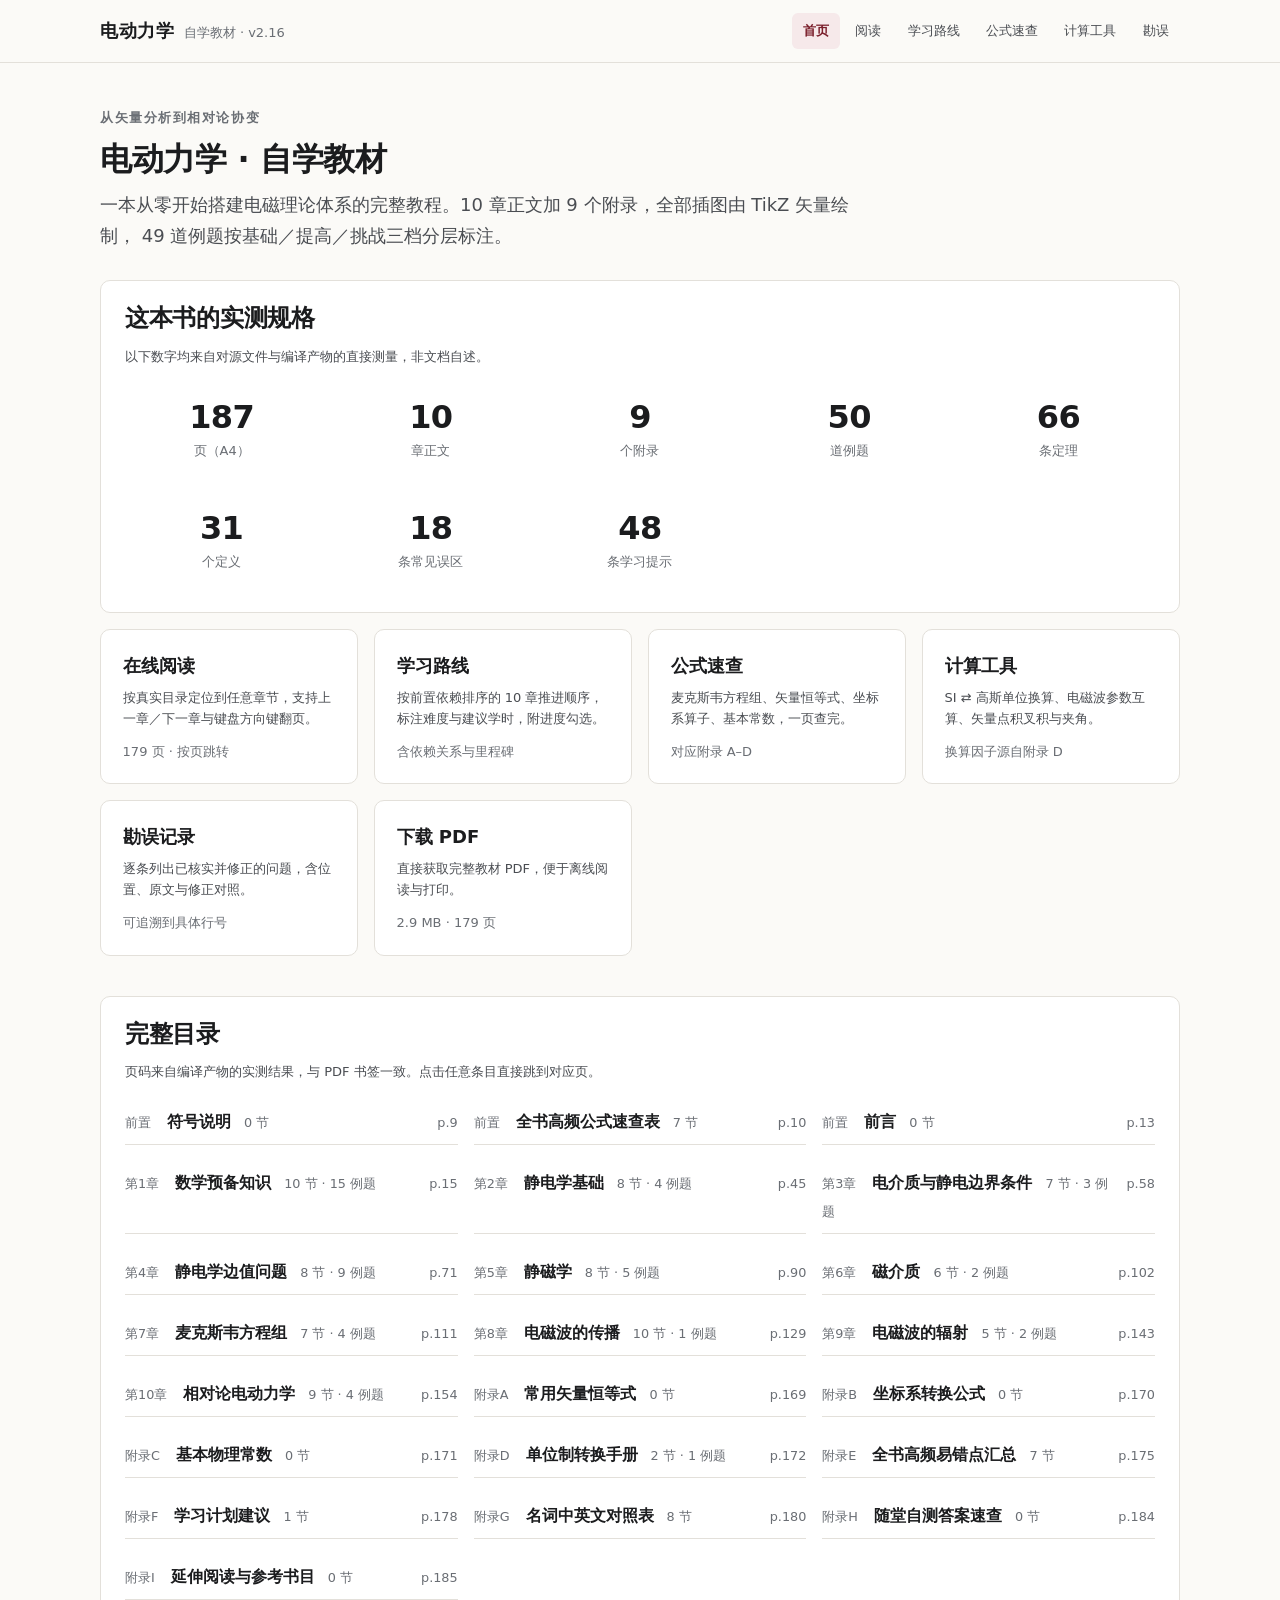
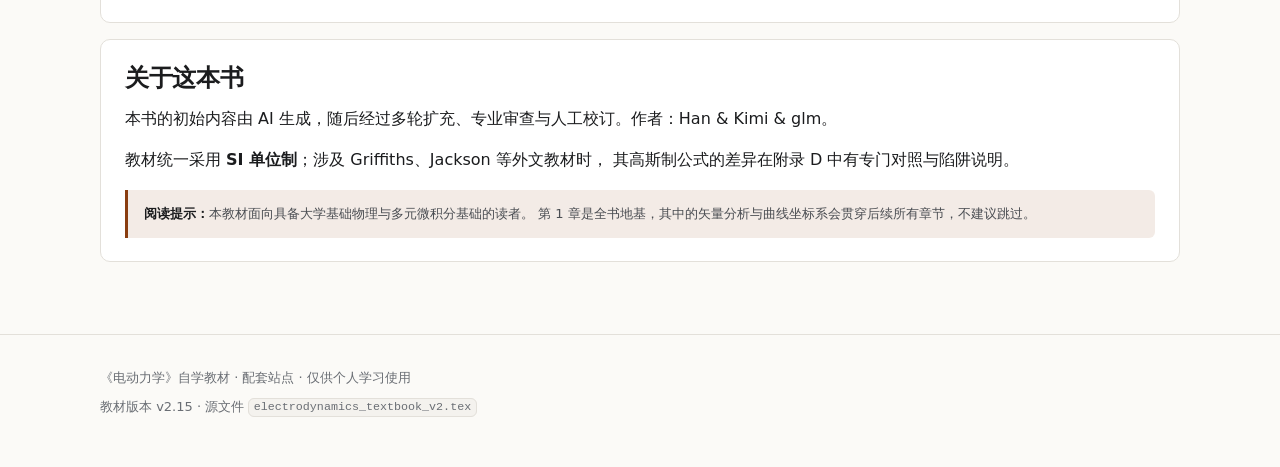
<file: html/index.html>
<!DOCTYPE html>
<html lang="zh-CN">
<head>
<meta charset="UTF-8">
<meta name="viewport" content="width=device-width, initial-scale=1">
<title>电动力学 · 自学教材 —— 配套站点</title>
<meta name="description" content="《电动力学》自学教材配套站点：10 章正文 + 9 个附录，179 页，49 道分层例题。含在线阅读、公式速查、单位制换算与勘误记录。">
<link rel="stylesheet" href="assets/site.css">
</head>
<body>

<a class="skip-link" href="#main">跳转到主内容</a>

<header class="site-header">
  <div class="wrap inner">
    <a class="brand" href="index.html">
      <span class="mark">电动力学</span>
      <span class="sub">自学教材 · v2.16</span>
    </a>
    <nav class="site-nav" aria-label="站点导航">
      <ul>
        <li><a href="index.html" aria-current="page">首页</a></li>
        <li><a href="reader.html">阅读</a></li>
        <li><a href="roadmap.html">学习路线</a></li>
        <li><a href="formulas.html">公式速查</a></li>
        <li><a href="tools.html">计算工具</a></li>
        <li><a href="errata.html">勘误</a></li>
      </ul>
    </nav>
  </div>
</header>

<main id="main">

  <div class="wrap">
    <div class="page-head">
      <p class="eyebrow">从矢量分析到相对论协变</p>
      <h1>电动力学 · 自学教材</h1>
      <p class="lede">
        一本从零开始搭建电磁理论体系的完整教程。10 章正文加 9 个附录，全部插图由 TikZ 矢量绘制，
        49 道例题按基础／提高／挑战三档分层标注。
      </p>
    </div>
  </div>

  <!-- 实测数据 -->
  <div class="wrap">
    <div class="card">
      <h2>这本书的实测规格</h2>
      <p style="color:var(--ink-2);font-size:var(--step--1);margin-bottom:1rem">
        以下数字均来自对源文件与编译产物的直接测量，非文档自述。
      </p>
      <div class="grid grid-4">
        <div class="stat"><div class="n" data-fact="pages">—</div><div class="l">页（A4）</div></div>
        <div class="stat"><div class="n" data-fact="chapters">—</div><div class="l">章正文</div></div>
        <div class="stat"><div class="n" data-fact="appendices">—</div><div class="l">个附录</div></div>
        <div class="stat"><div class="n" data-fact="examples">—</div><div class="l">道例题</div></div>
        <div class="stat"><div class="n" data-fact="theorems">—</div><div class="l">条定理</div></div>
        <div class="stat"><div class="n" data-fact="definitions">—</div><div class="l">个定义</div></div>
        <div class="stat"><div class="n" data-fact="warnings">—</div><div class="l">条常见误区</div></div>
        <div class="stat"><div class="n" data-fact="tips">—</div><div class="l">条学习提示</div></div>
      </div>
    </div>
  </div>

  <!-- 快速入口 -->
  <div class="wrap" style="margin-top:1rem">
    <div class="grid grid-3">
      <a class="tile" href="reader.html">
        <div class="t-title">在线阅读</div>
        <div class="t-desc">按真实目录定位到任意章节，支持上一章／下一章与键盘方向键翻页。</div>
        <div class="t-meta">179 页 · 按页跳转</div>
      </a>
      <a class="tile" href="roadmap.html">
        <div class="t-title">学习路线</div>
        <div class="t-desc">按前置依赖排序的 10 章推进顺序，标注难度与建议学时，附进度勾选。</div>
        <div class="t-meta">含依赖关系与里程碑</div>
      </a>
      <a class="tile" href="formulas.html">
        <div class="t-title">公式速查</div>
        <div class="t-desc">麦克斯韦方程组、矢量恒等式、坐标系算子、基本常数，一页查完。</div>
        <div class="t-meta">对应附录 A–D</div>
      </a>
      <a class="tile" href="tools.html">
        <div class="t-title">计算工具</div>
        <div class="t-desc">SI ⇄ 高斯单位换算、电磁波参数互算、矢量点积叉积与夹角。</div>
        <div class="t-meta">换算因子源自附录 D</div>
      </a>
      <a class="tile" href="errata.html">
        <div class="t-title">勘误记录</div>
        <div class="t-desc">逐条列出已核实并修正的问题，含位置、原文与修正对照。</div>
        <div class="t-meta">可追溯到具体行号</div>
      </a>
      <a class="tile" href="../electrodynamics_textbook_v2.pdf">
        <div class="t-title">下载 PDF</div>
        <div class="t-desc">直接获取完整教材 PDF，便于离线阅读与打印。</div>
        <div class="t-meta">2.9 MB · 179 页</div>
      </a>
    </div>
  </div>

  <!-- 完整目录 -->
  <div class="wrap" style="margin-top:2.5rem">
    <div class="card">
      <h2>完整目录</h2>
      <p style="color:var(--ink-2);font-size:var(--step--1);margin-bottom:1rem">
        页码来自编译产物的实测结果，与 PDF 书签一致。点击任意条目直接跳到对应页。
      </p>
      <div id="fullToc" class="grid grid-2"></div>
      <noscript>
        <p class="note">完整目录需要 JavaScript 渲染。你也可以直接打开 <a href="../electrodynamics_textbook_v2.pdf">PDF</a> 使用其中的书签导航。</p>
      </noscript>
    </div>
  </div>

  <!-- 关于本书 -->
  <div class="wrap" style="margin-top:1rem">
    <div class="card">
      <h2>关于这本书</h2>
      <p>
        本书的初始内容由 AI 生成，随后经过多轮扩充、专业审查与人工校订。作者：Han &amp; Kimi &amp; glm。
      </p>
      <p style="margin-top:.8rem">
        教材统一采用 <strong>SI 单位制</strong>；涉及 Griffiths、Jackson 等外文教材时，
        其高斯制公式的差异在附录 D 中有专门对照与陷阱说明。
      </p>
      <p class="note note-warn" style="margin-top:1rem">
        <strong>阅读提示：</strong>本教材面向具备大学基础物理与多元微积分基础的读者。
        第 1 章是全书地基，其中的矢量分析与曲线坐标系会贯穿后续所有章节，不建议跳过。
      </p>
      <noscript>
        <p class="note">
          完整目录与「实测规格」数字需要 JavaScript 填充，但教材本身不受影响——
          请直接打开 <a href="../electrodynamics_textbook_v2.pdf">教材 PDF</a>，
          其中的书签栏（outline）提供了与本页目录完全相同的章／节导航；
          各章规模与依赖关系另见 <a href="roadmap.html">学习路线</a>。
        </p>
      </noscript>
    </div>
  </div>

</main>

<footer class="site-footer">
  <div class="wrap">
    <p>《电动力学》自学教材 · 配套站点 · 仅供个人学习使用</p>
    <p>教材版本 v2.15 · 源文件 <code>electrodynamics_textbook_v2.tex</code></p>
  </div>
</footer>

<script src="book-data.js"></script>
<script src="assets/site.js"></script>
<script>
/* 首页：渲染完整目录（内容取自 book-data.js 的实测数据） */
(function () {
  var host = document.getElementById('fullToc');
  if (!host || !window.BOOK) return;
  var label = { front: '前置', chapter: '第{n}章', appendix: '附录{L}' };
  window.BOOK.chapters.forEach(function (c) {
    var tag = c.kind === 'chapter' ? '第' + c.number + '章'
            : c.kind === 'appendix' ? '附录' + c.letter : '前置';
    var box = document.createElement('div');
    box.style.cssText = 'padding:.5rem 0;border-bottom:1px solid var(--rule)';
    var a = document.createElement('a');
    a.href = '../electrodynamics_textbook_v2.pdf#page=' + c.page;
    a.style.cssText = 'display:flex;justify-content:space-between;gap:.6rem;text-decoration:none;color:inherit;align-items:baseline';
    a.innerHTML = '<span><span style="color:var(--ink-3);font-size:.8rem">' + tag +
      '</span>　<strong style="font-weight:620">' + c.title + '</strong>' +
      '<span style="color:var(--ink-3);font-size:.8rem">　' + c.sections.length + ' 节' +
      (c.examples.length ? ' · ' + c.examples.length + ' 例题' : '') + '</span></span>' +
      '<span style="color:var(--ink-3);font-size:.8rem;font-variant-numeric:tabular-nums">p.' + c.page + '</span>';
    box.appendChild(a);
    host.appendChild(box);
  });
})();
</script>
</body>
</html>
</file>
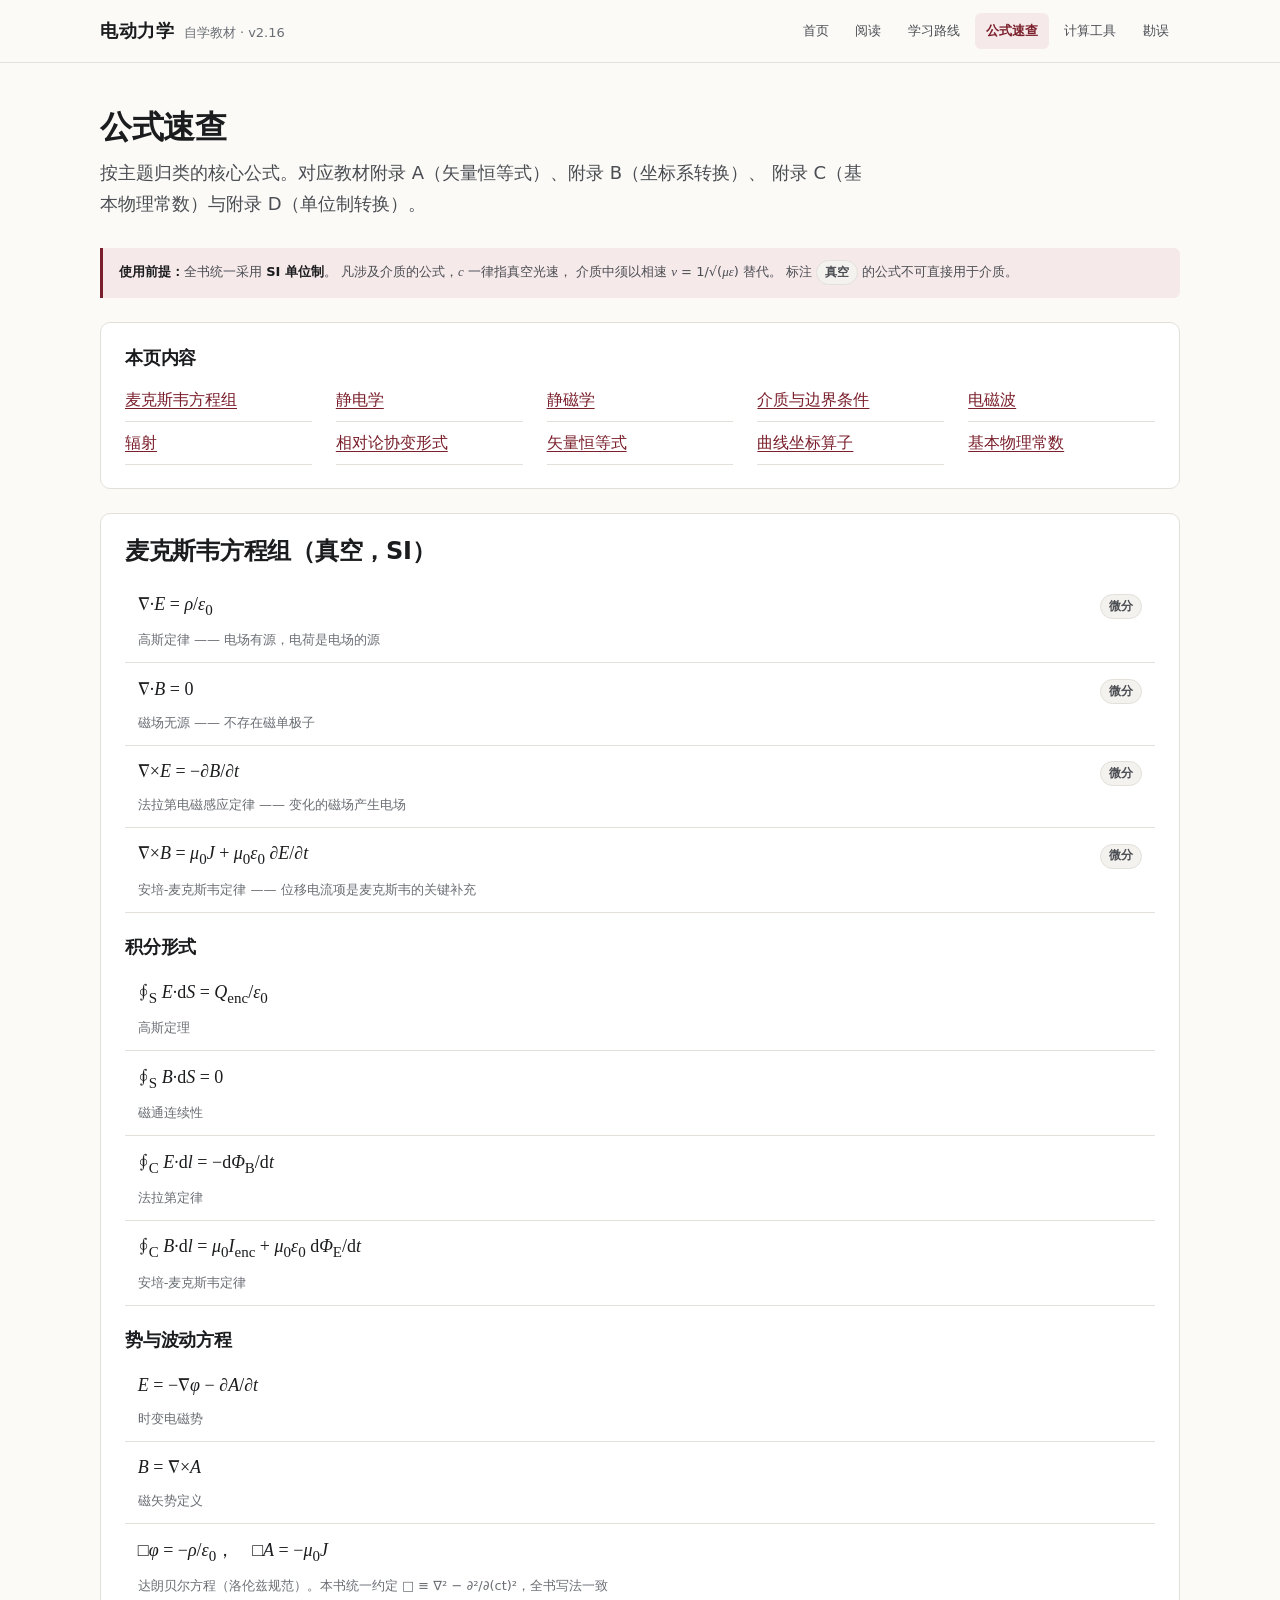
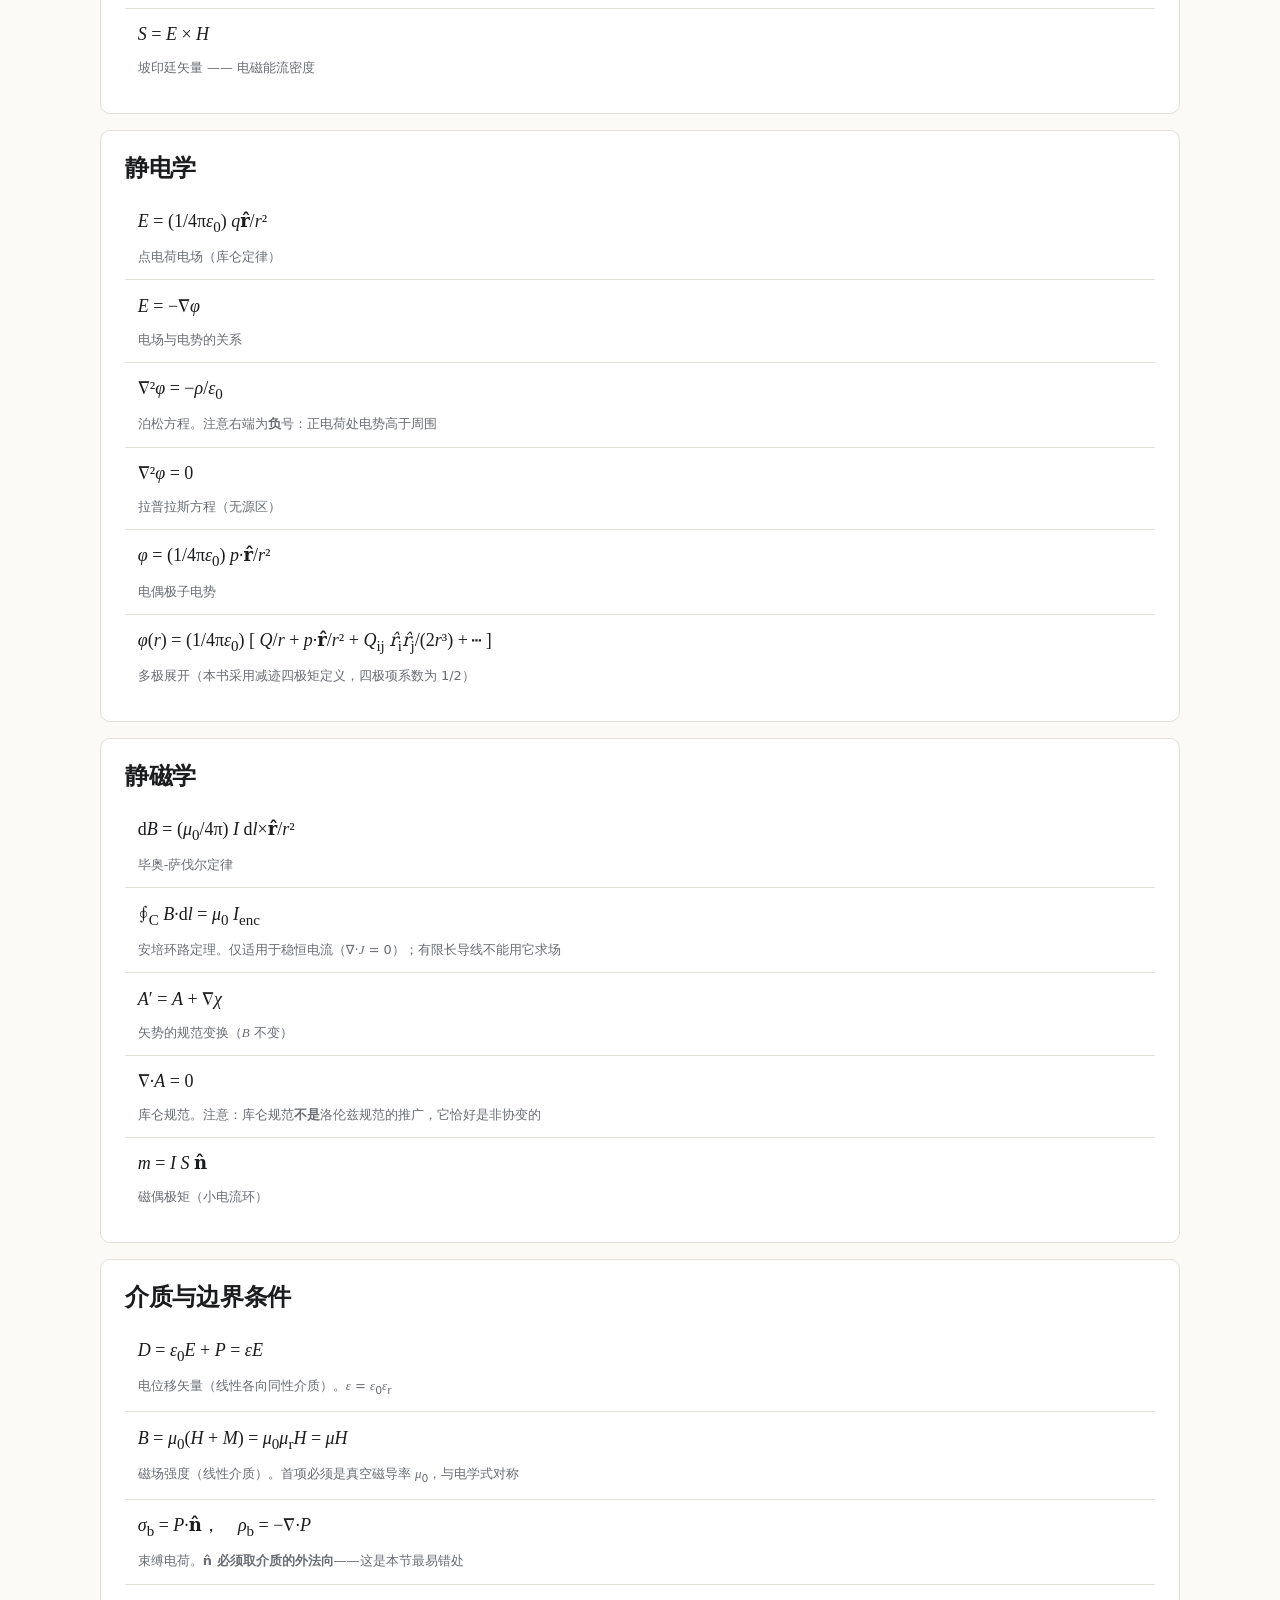
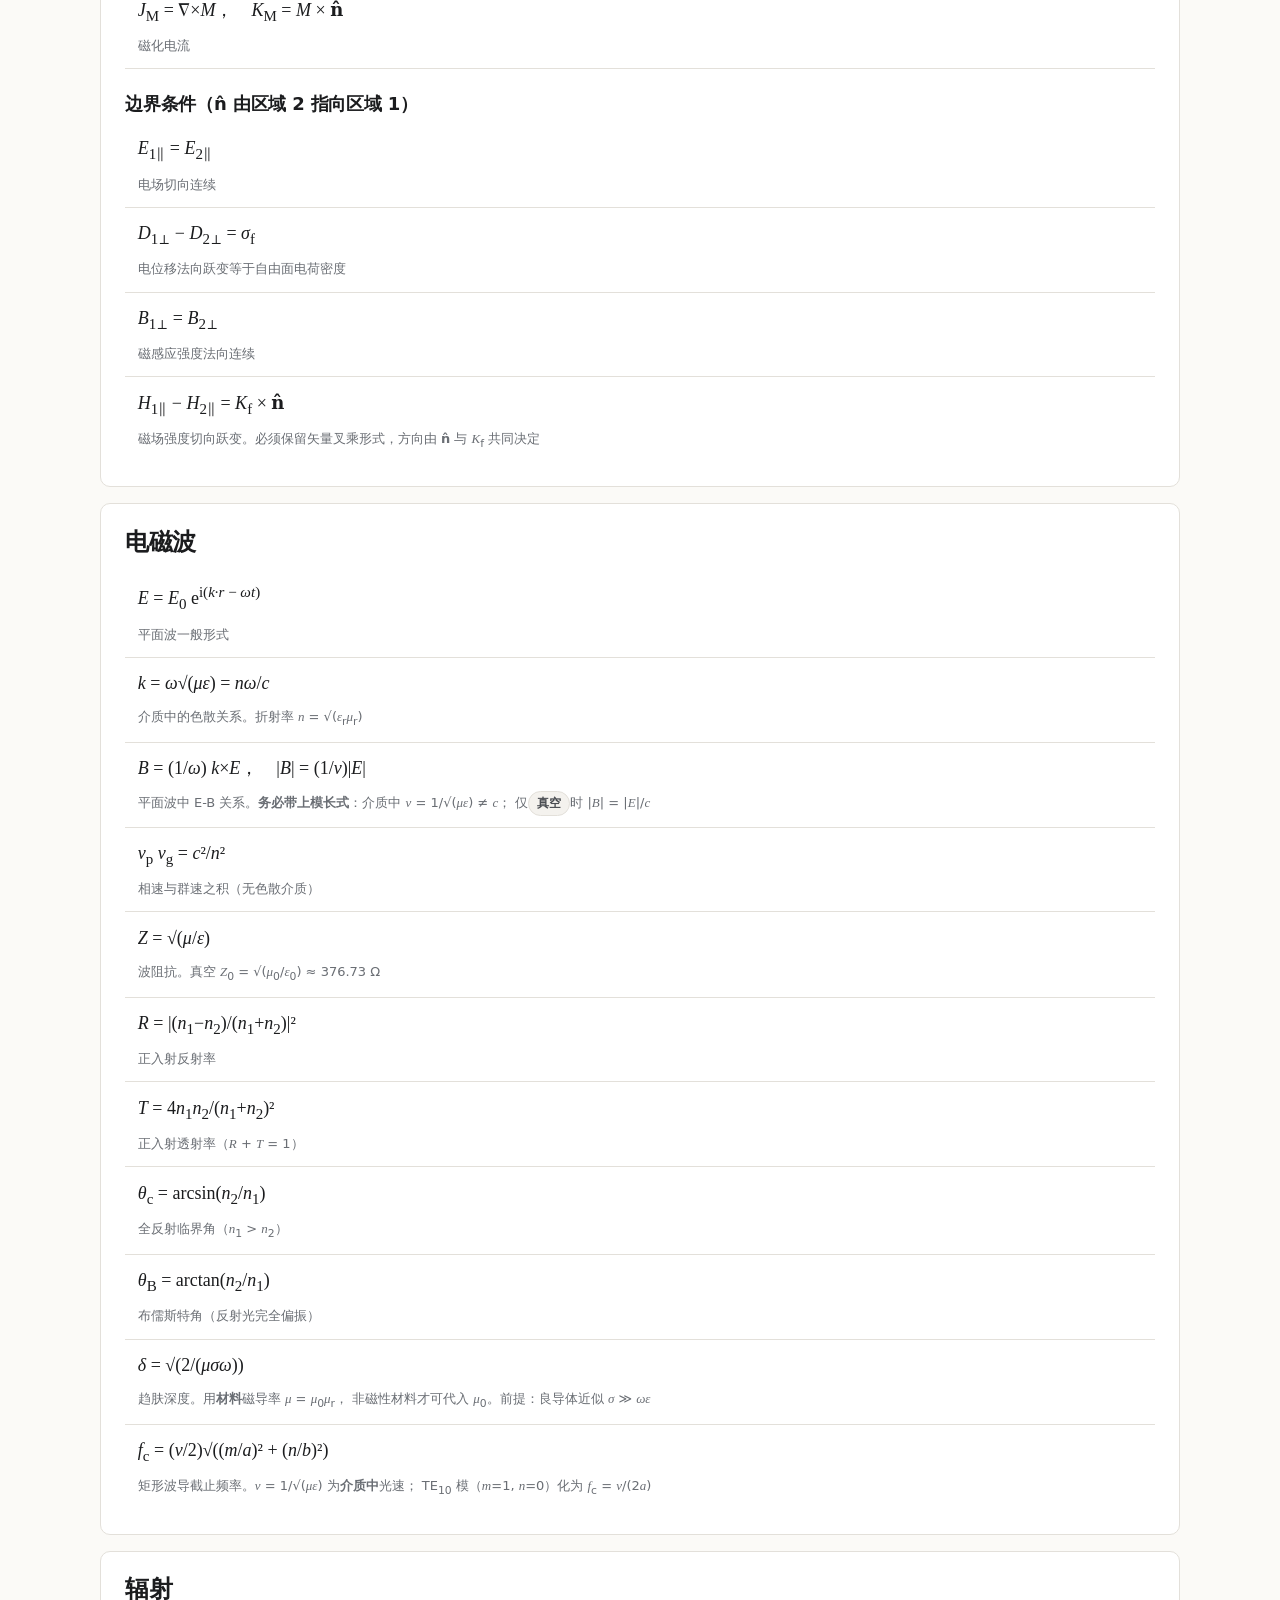
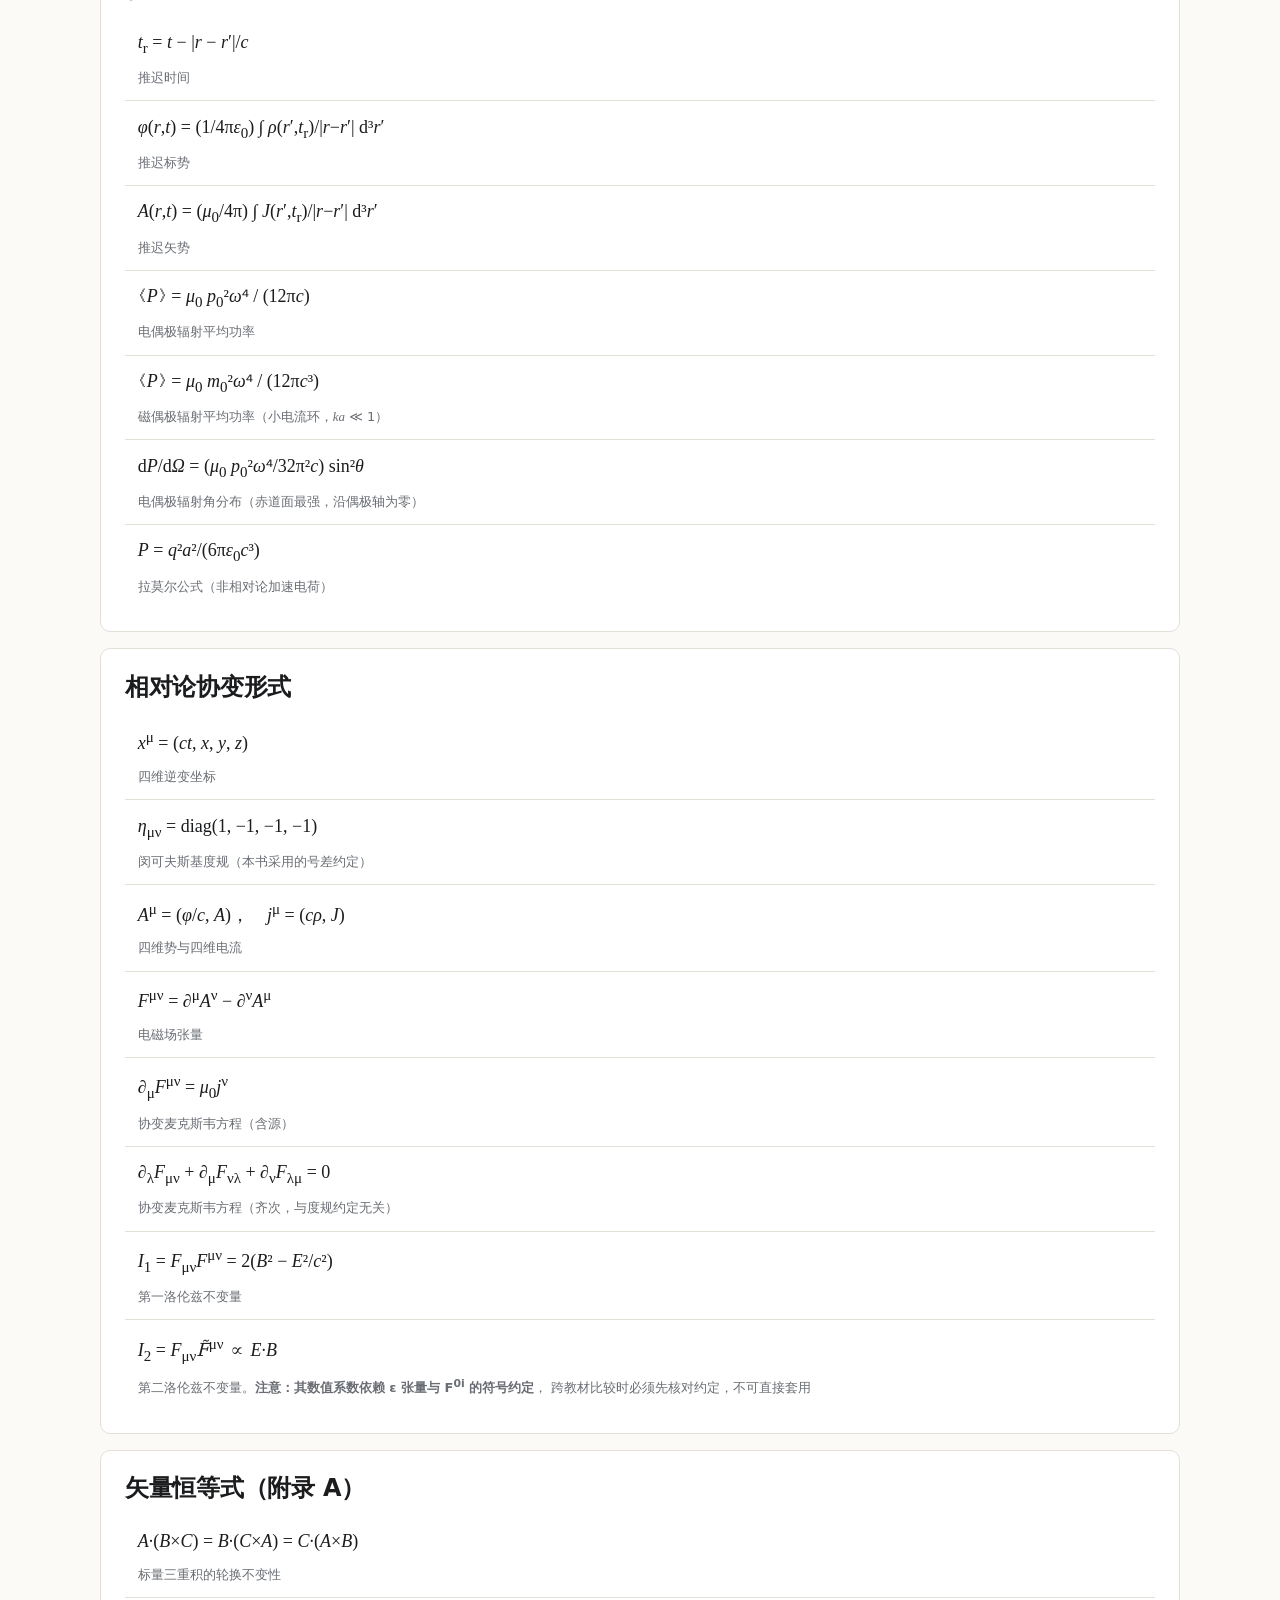
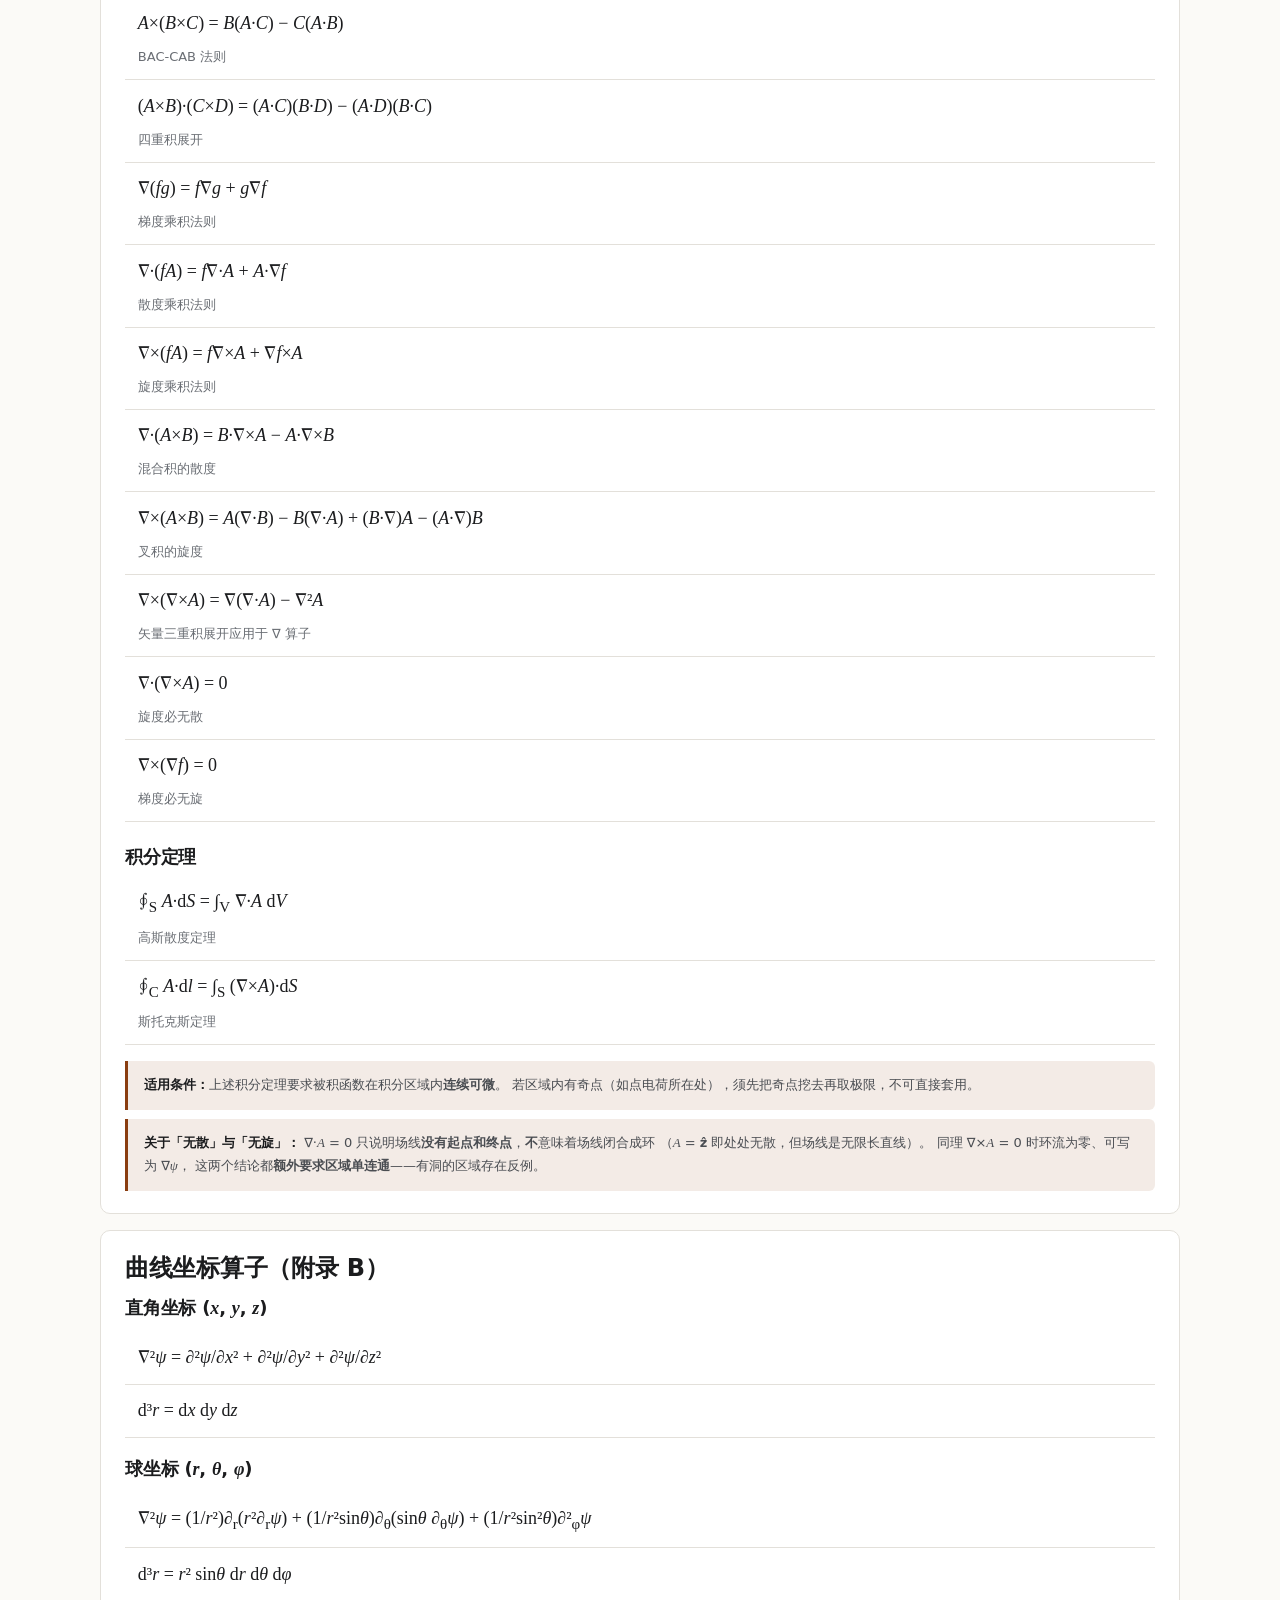
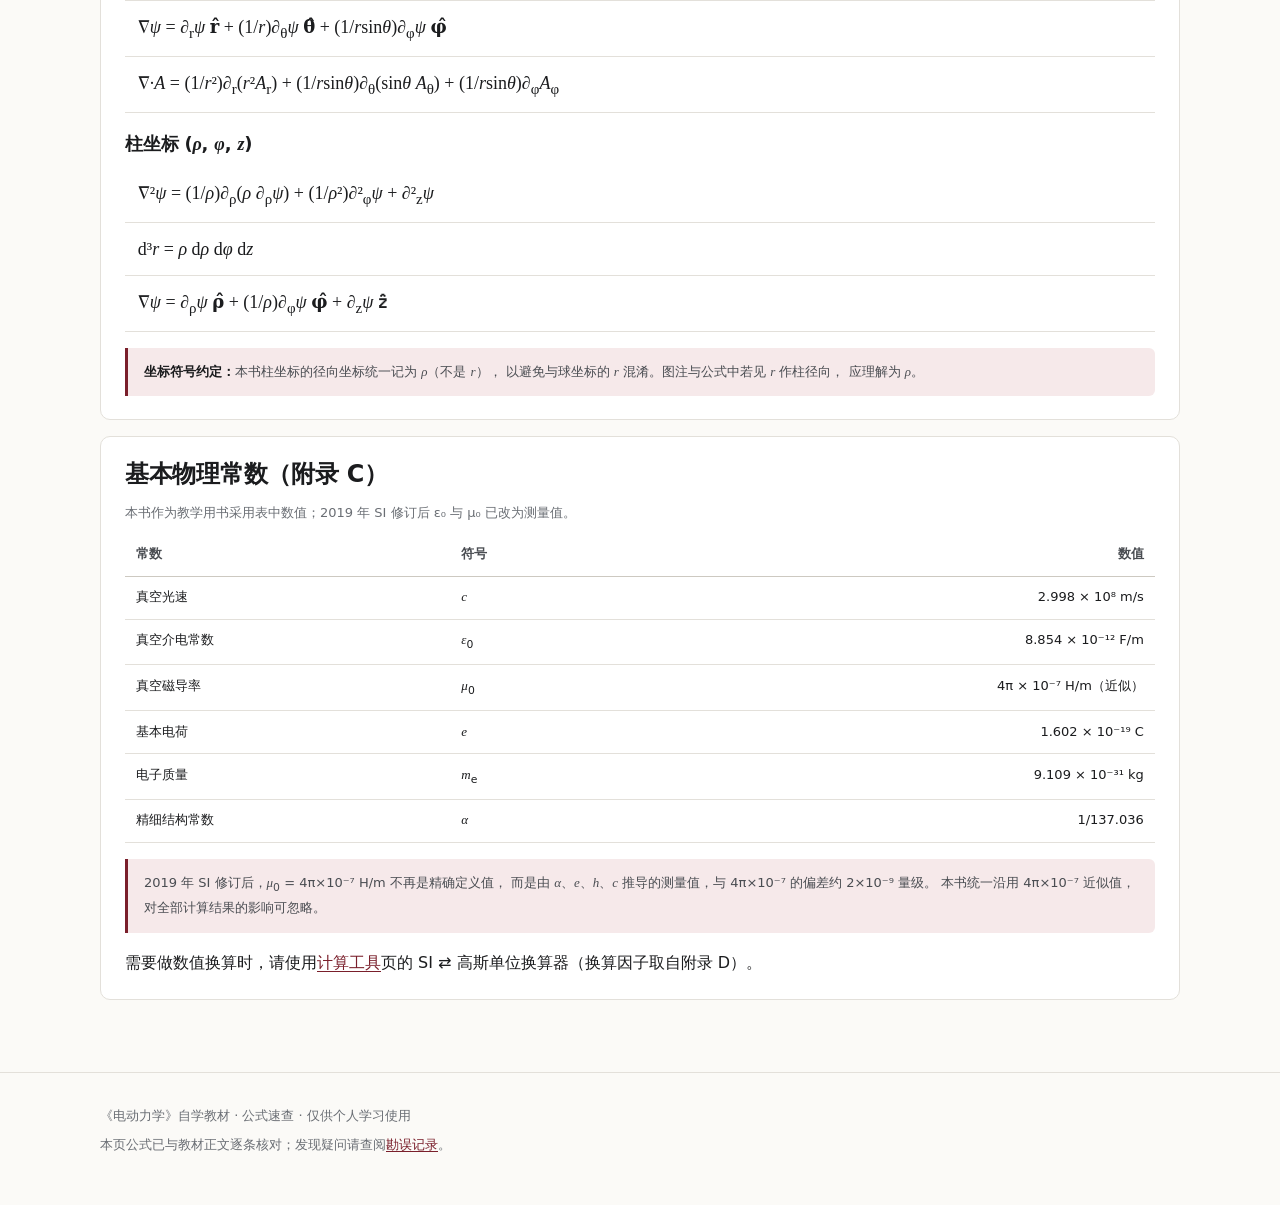
<file: html/appendix-nav.html>
<!DOCTYPE html>
<html lang="zh-CN">
<head>
<meta charset="UTF-8">
<meta name="viewport" content="width=device-width, initial-scale=1">
<title>公式速查（已迁移）— 电动力学 · 自学教材</title>
<meta name="robots" content="noindex">
<!-- 本页原为「附录导航」，其内容（公式速查）已并入 formulas.html。
     保留本文件以免既有链接失效。 -->
<link rel="canonical" href="formulas.html">
<meta http-equiv="refresh" content="0; url=formulas.html">
<link rel="stylesheet" href="assets/site.css">
</head>
<body>
<main id="main" class="wrap-narrow" style="padding-top:4rem">
  <h1>页面已迁移</h1>
  <p style="margin-top:.8rem">
    「附录导航」的内容已并入<strong>公式速查</strong>页。
    若浏览器未自动跳转，请点击：<a href="formulas.html">前往公式速查 →</a>
  </p>
</main>
</body>
</html>
</file>
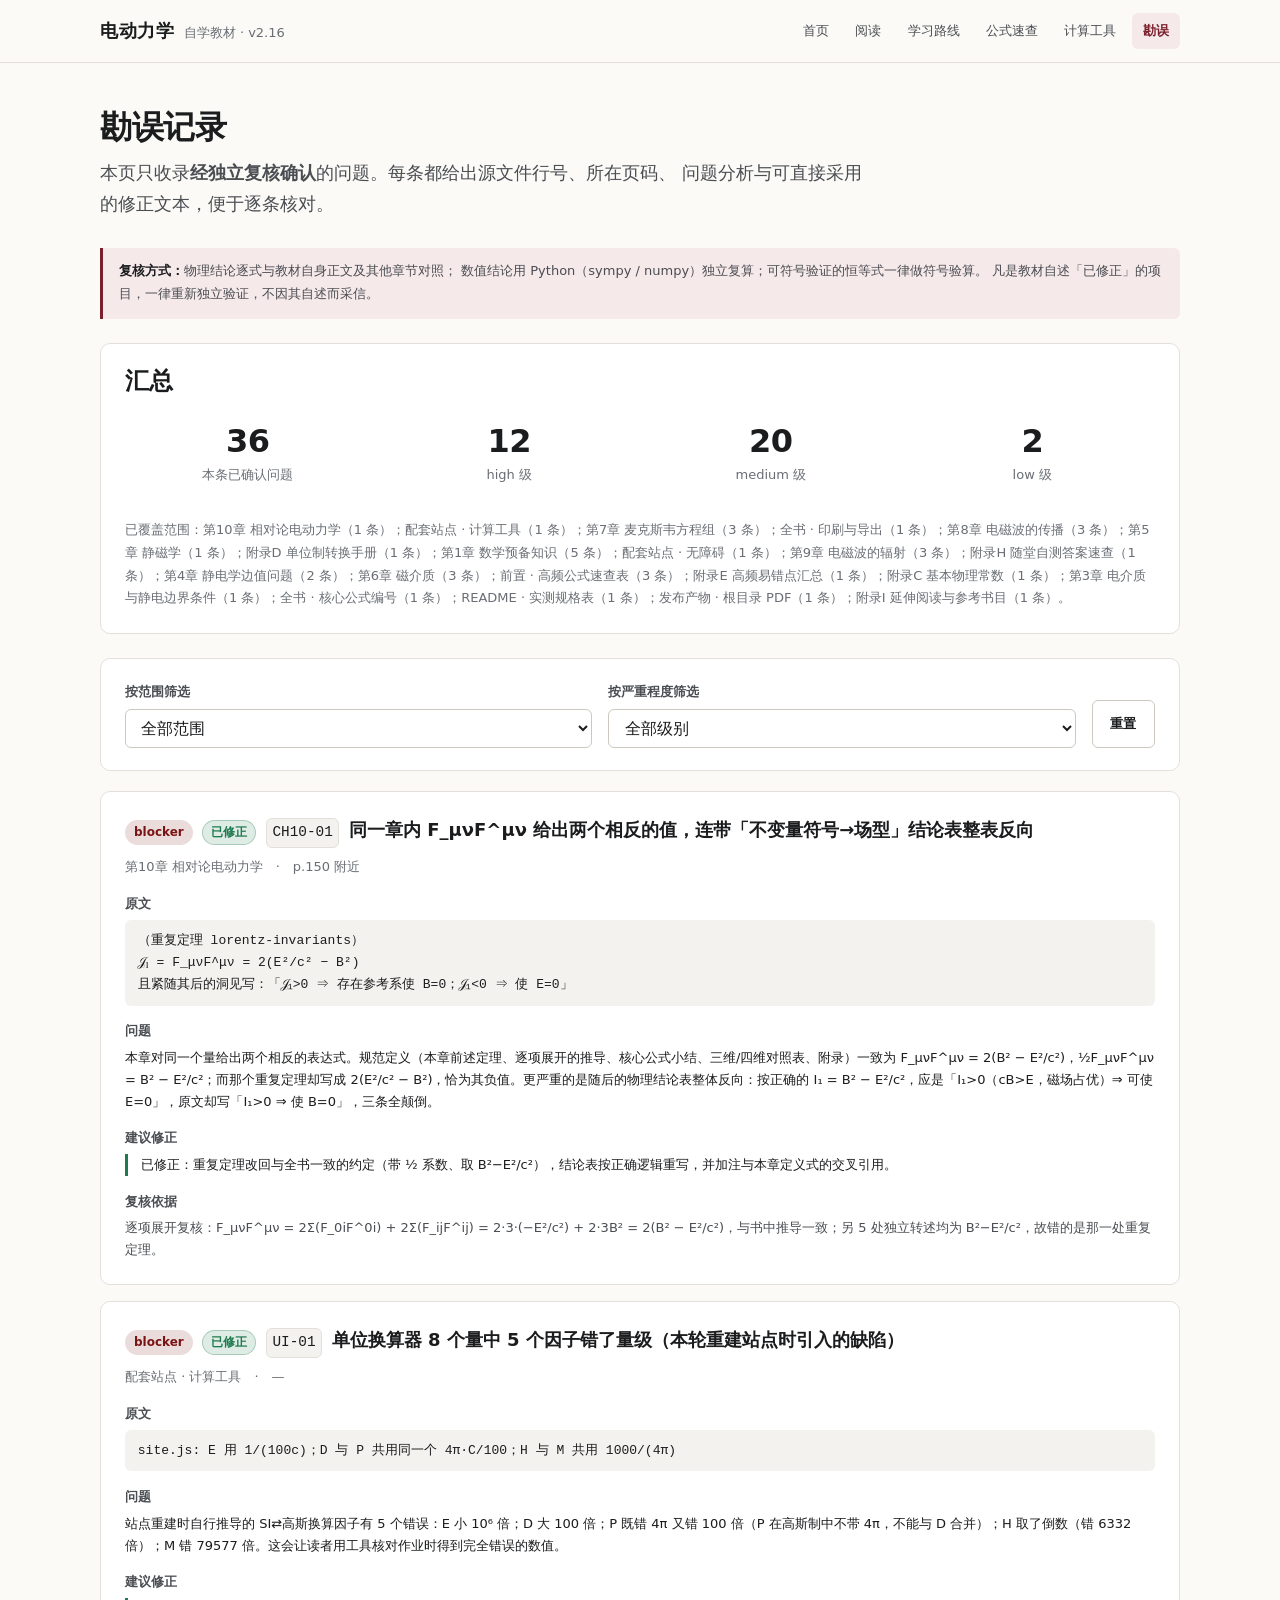
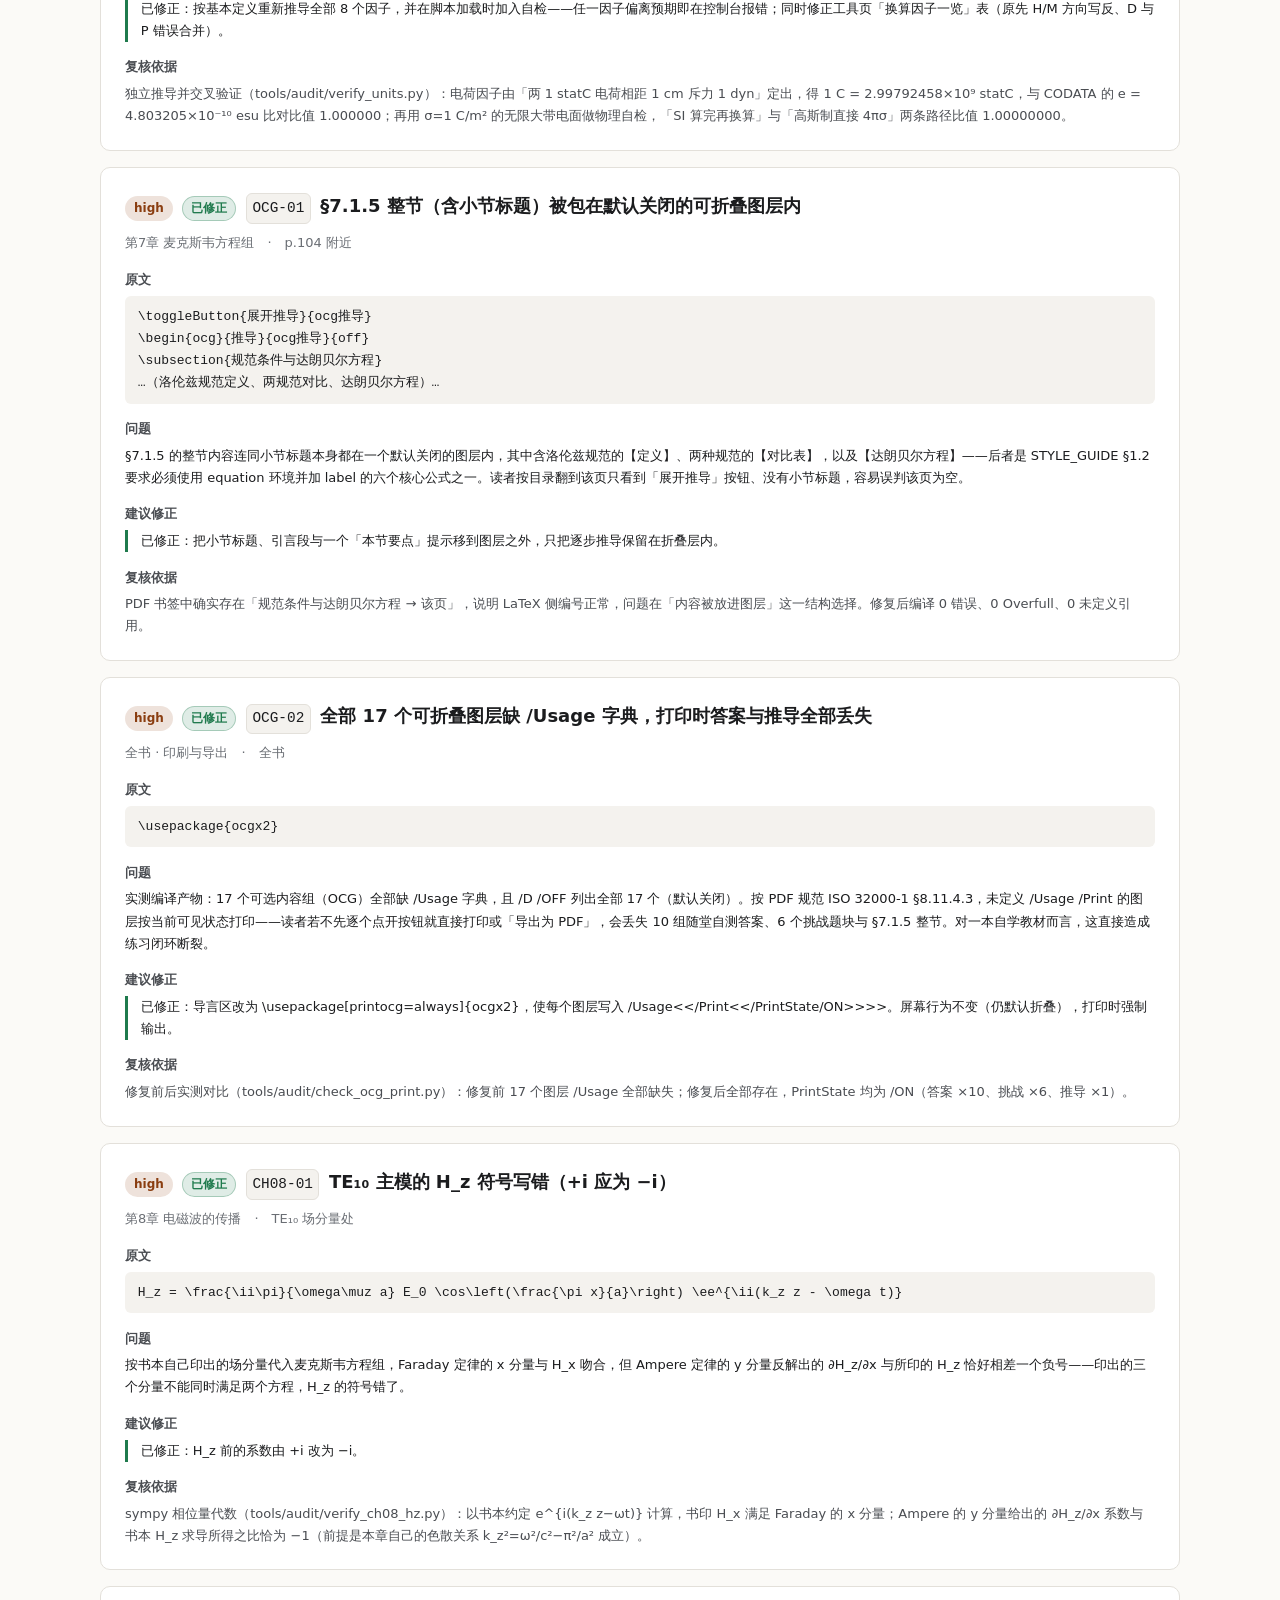
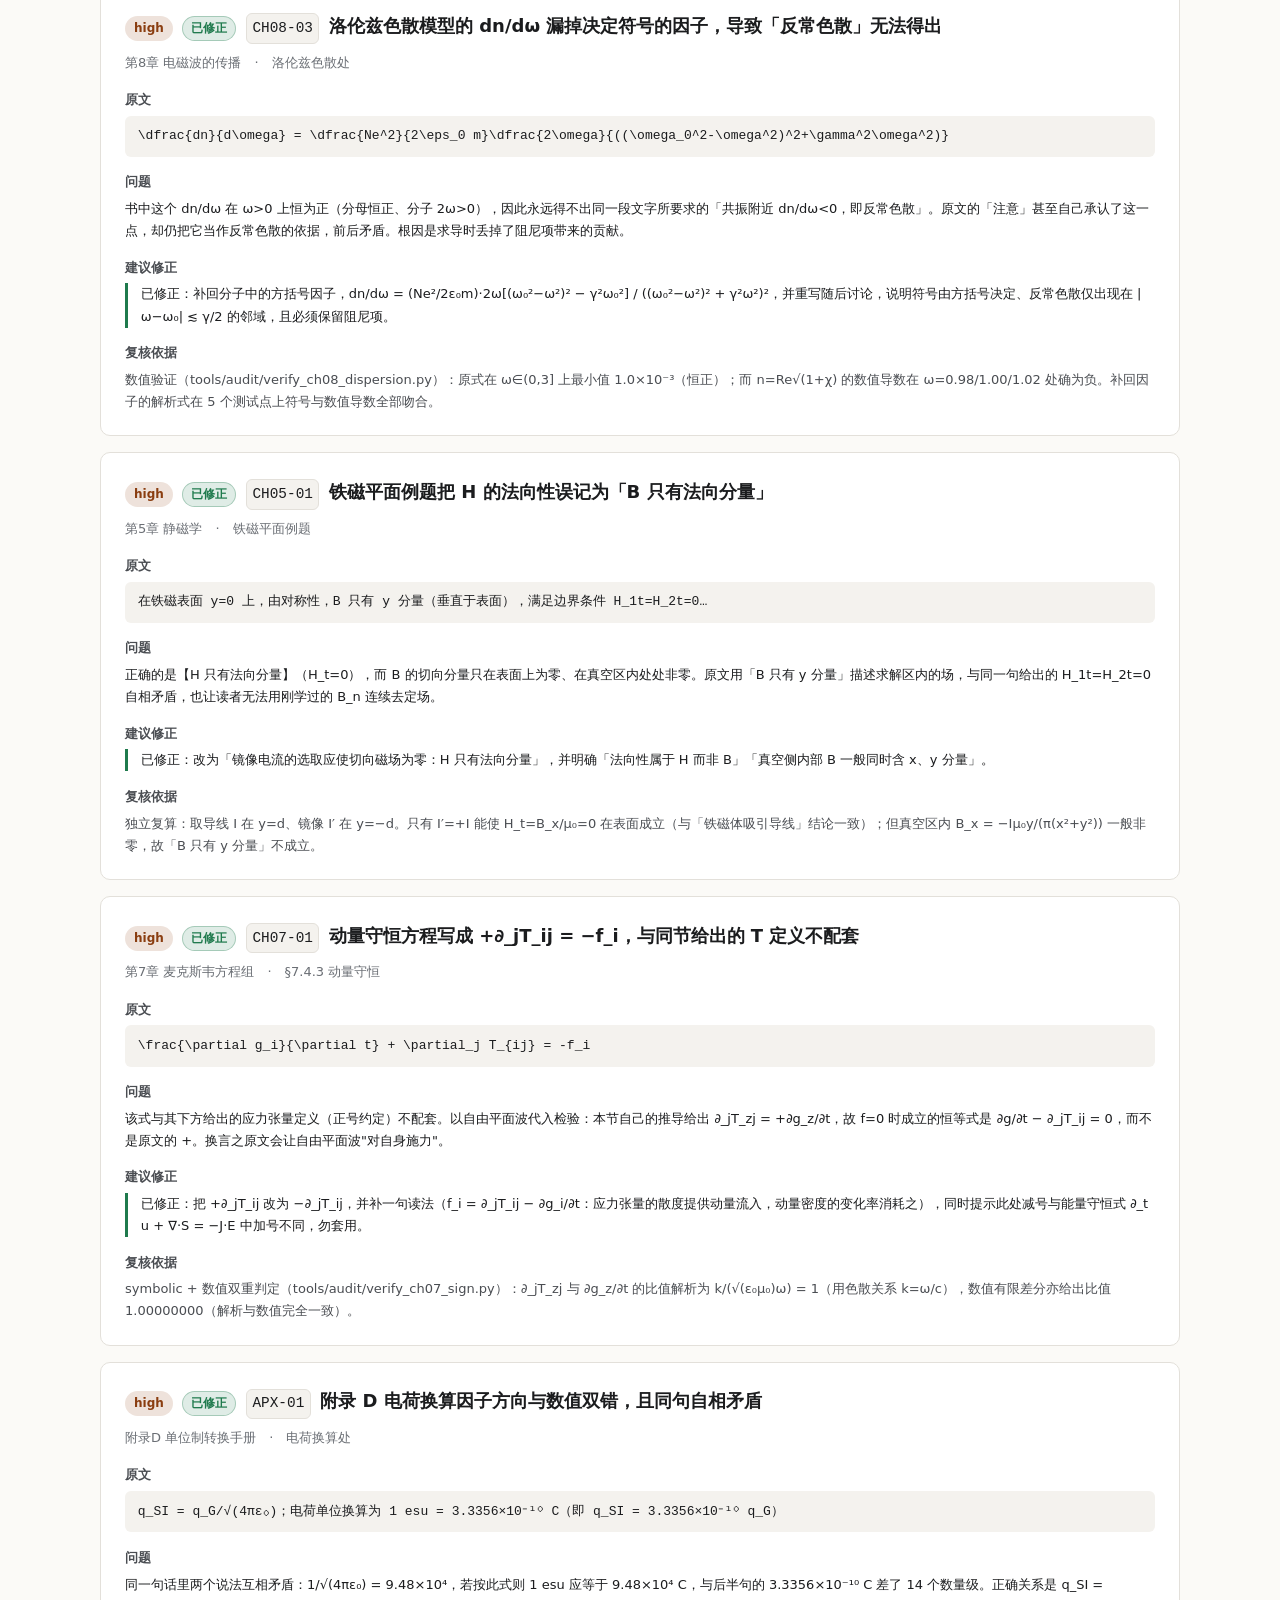
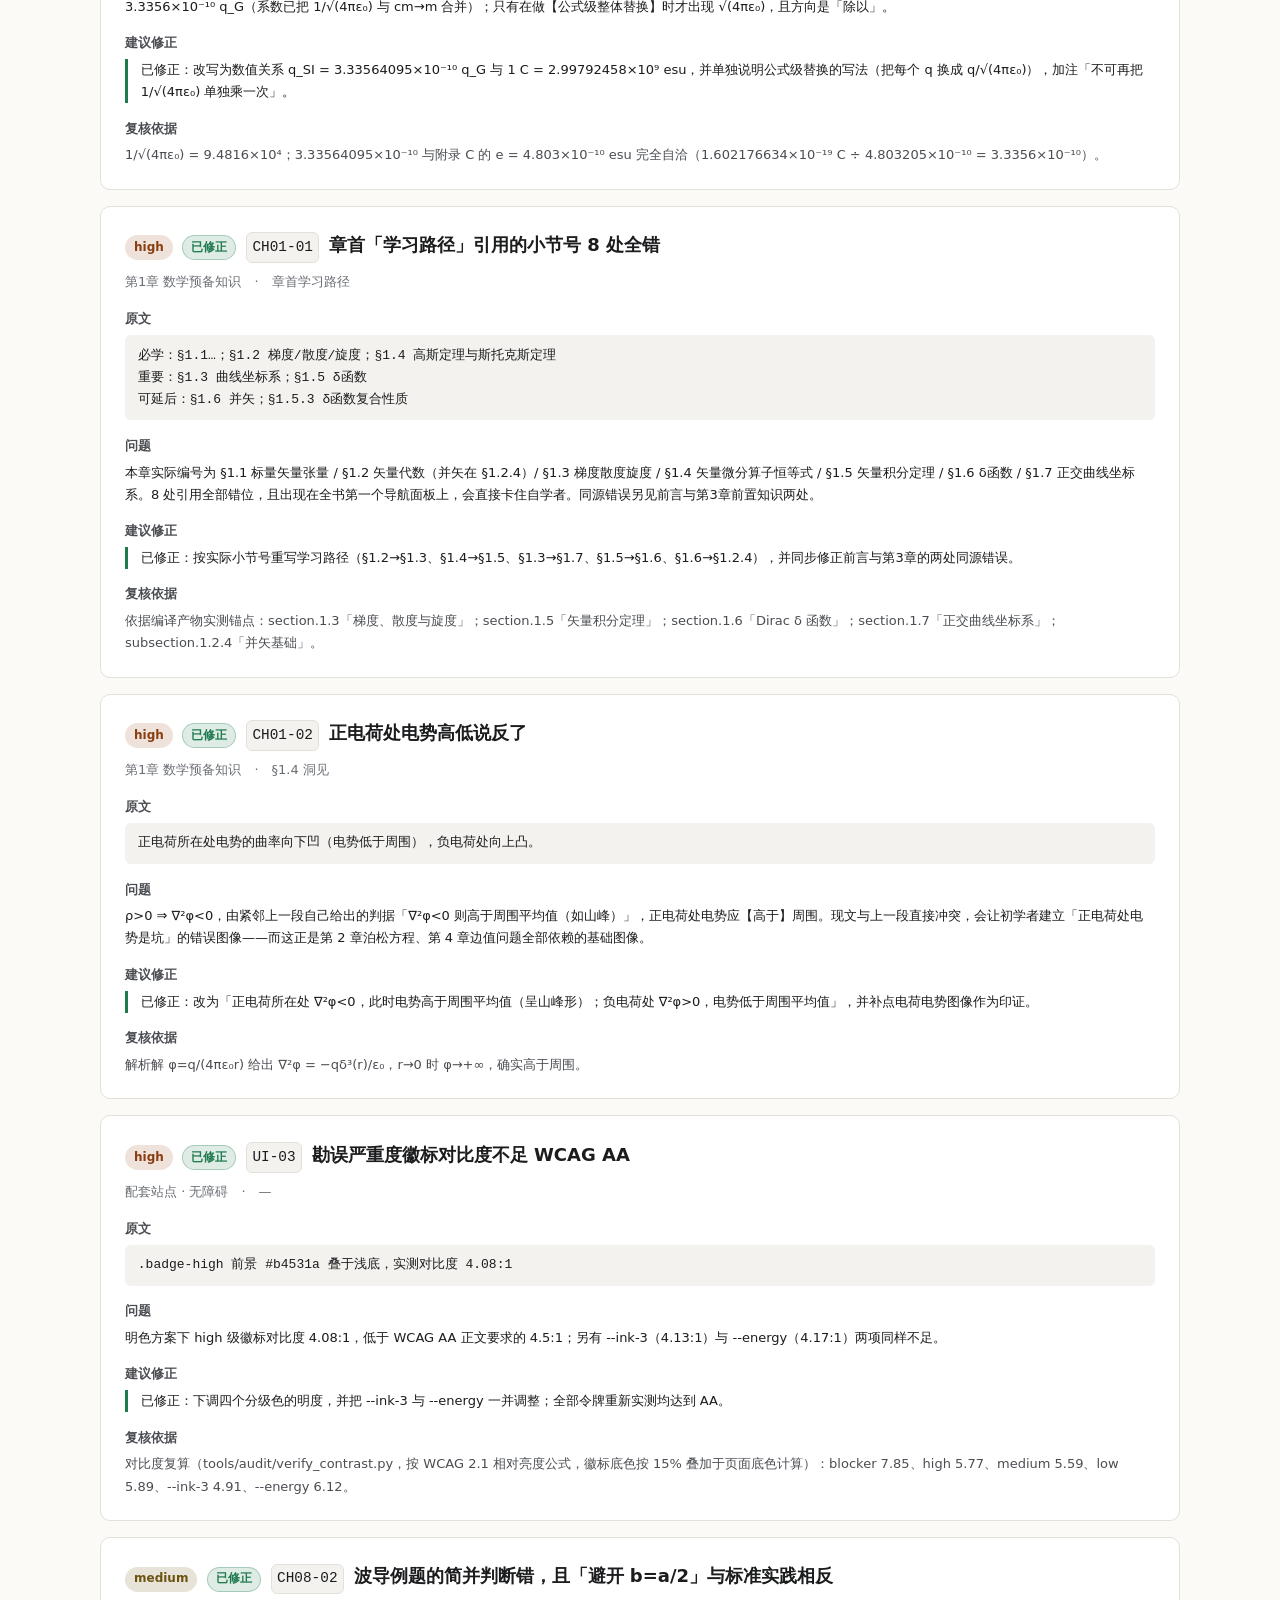
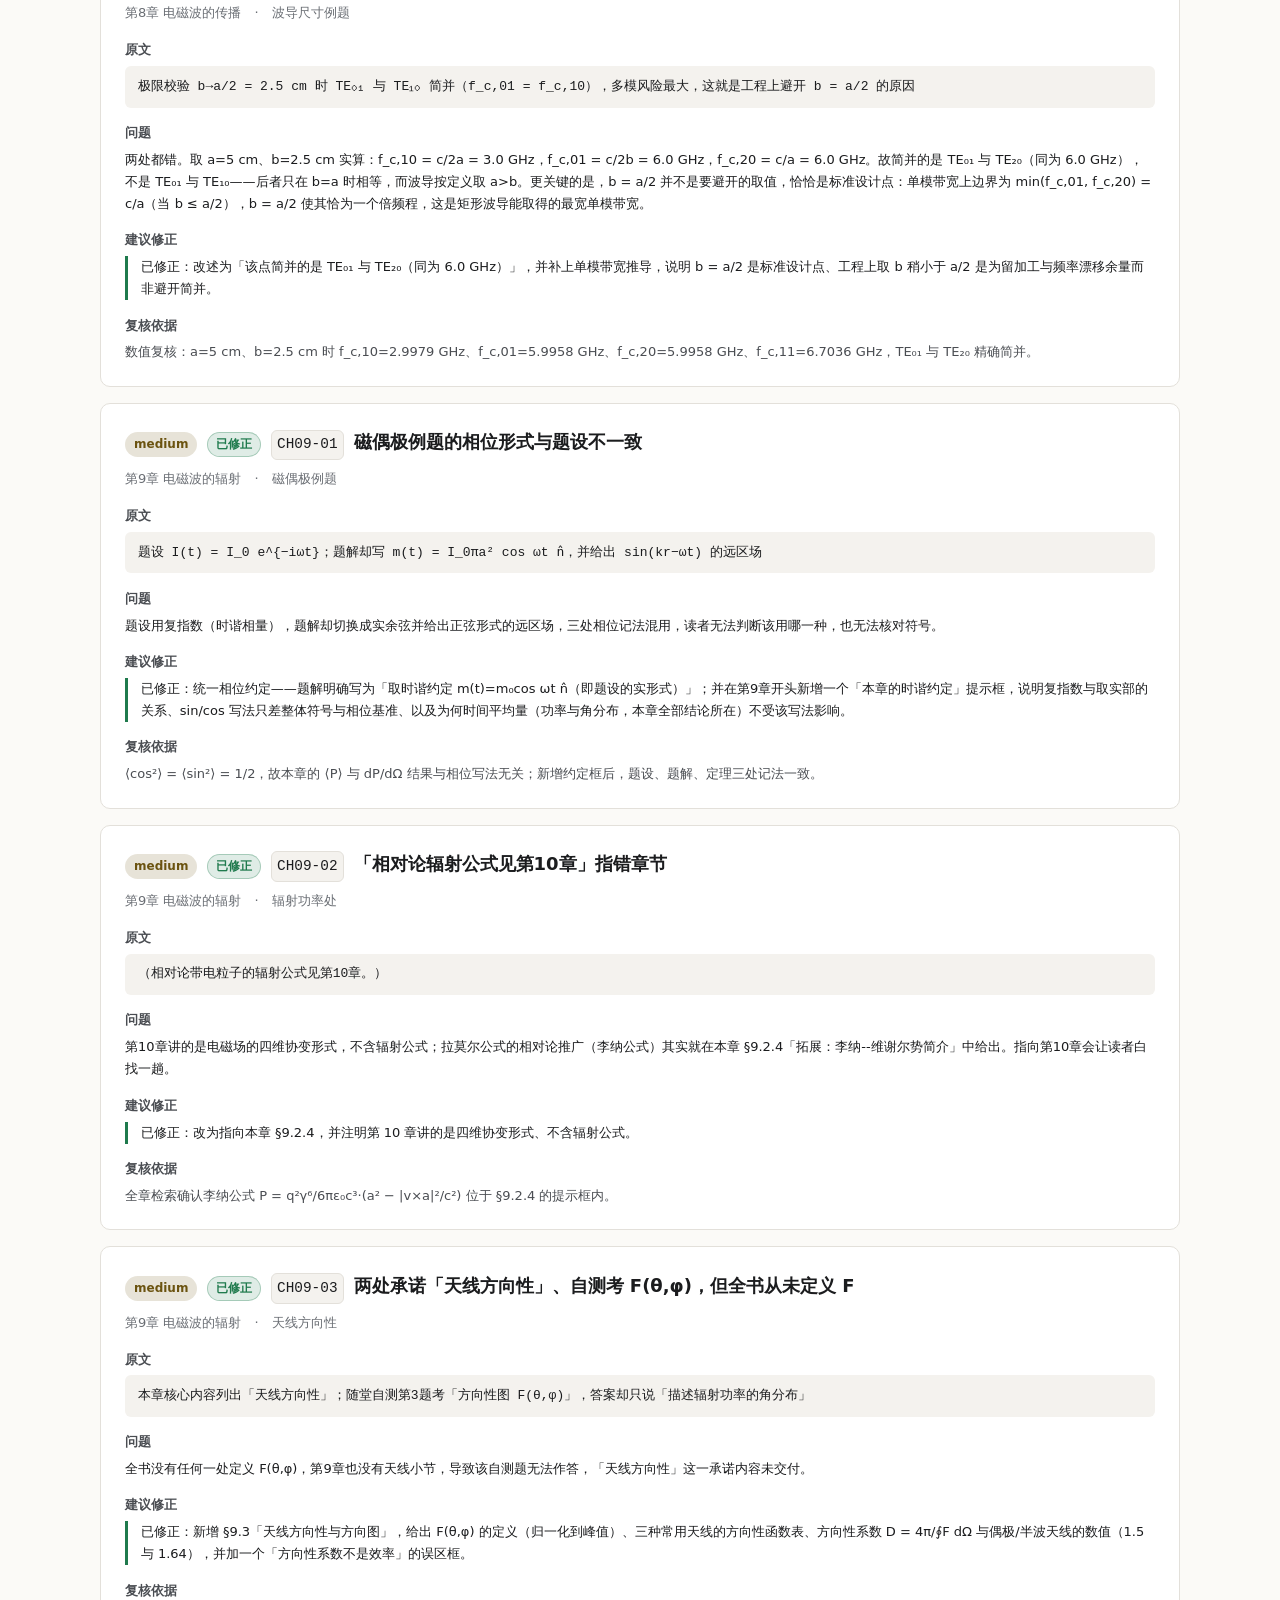
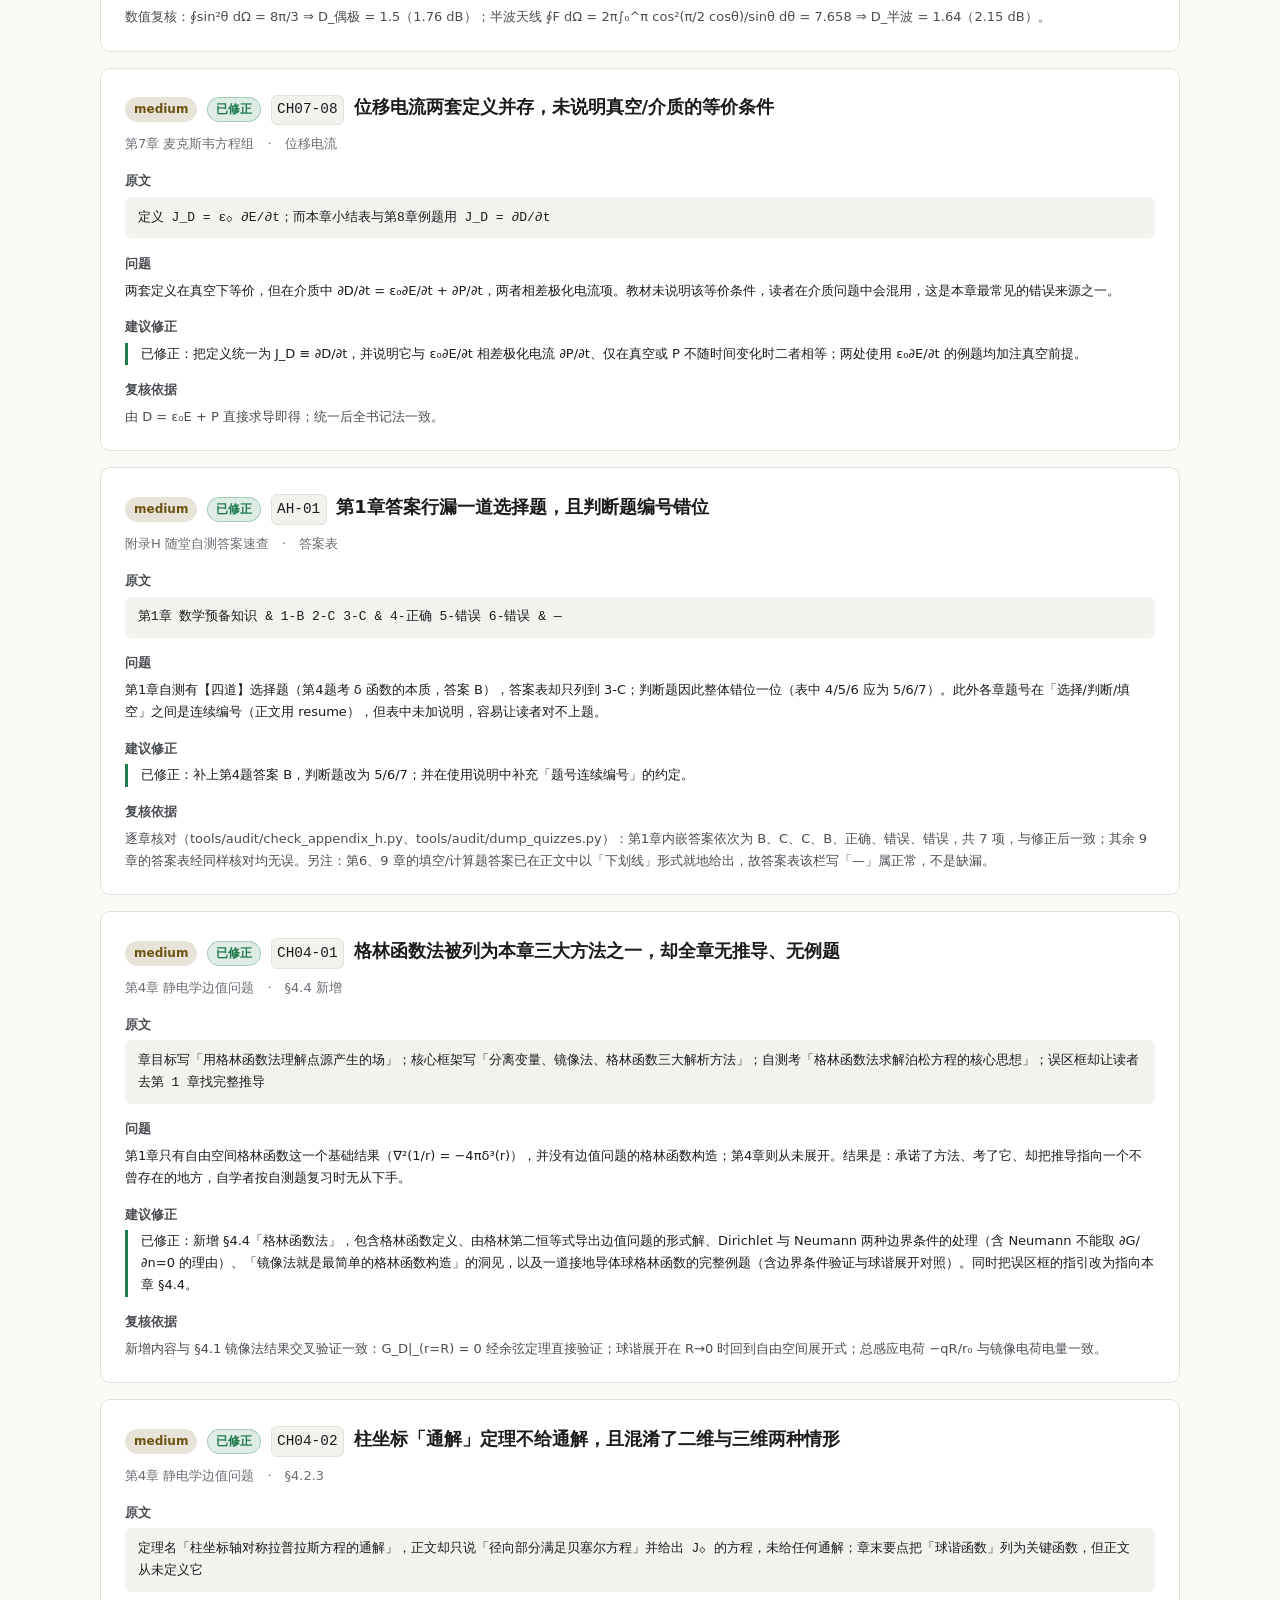
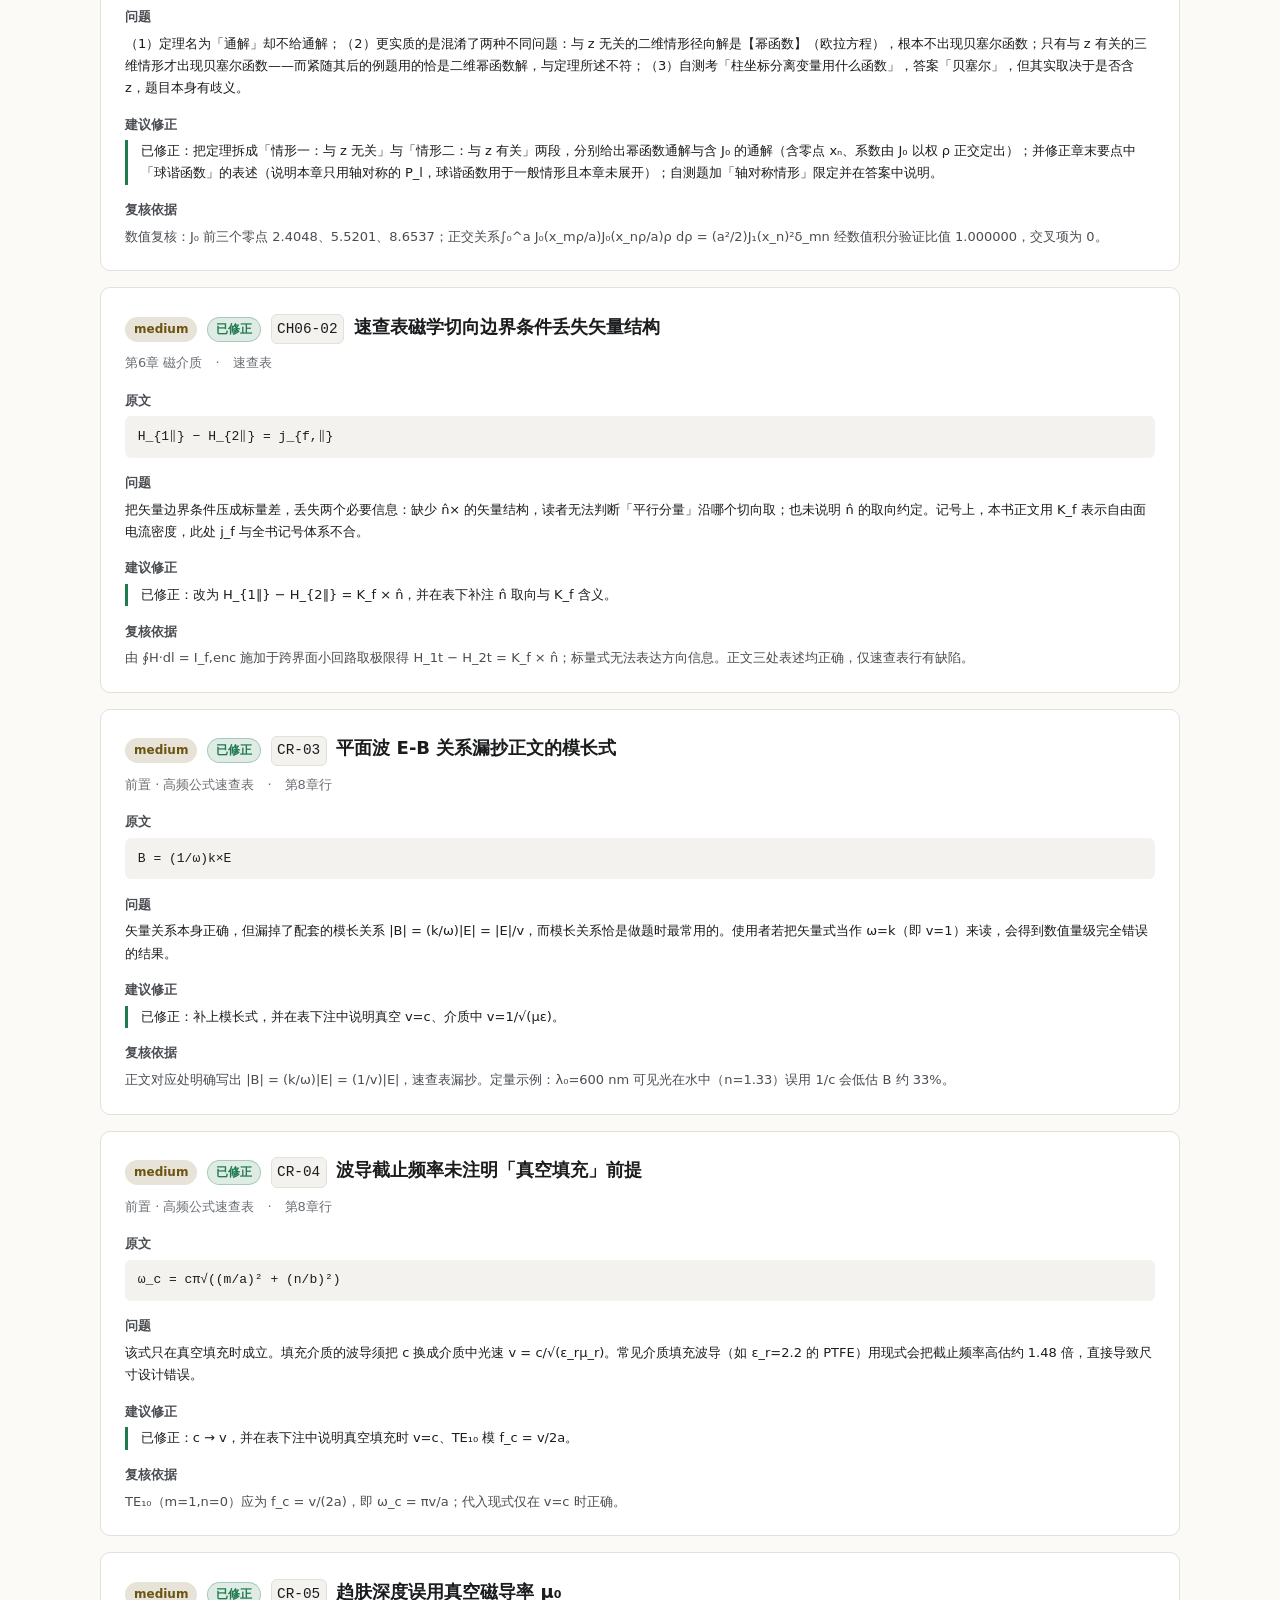
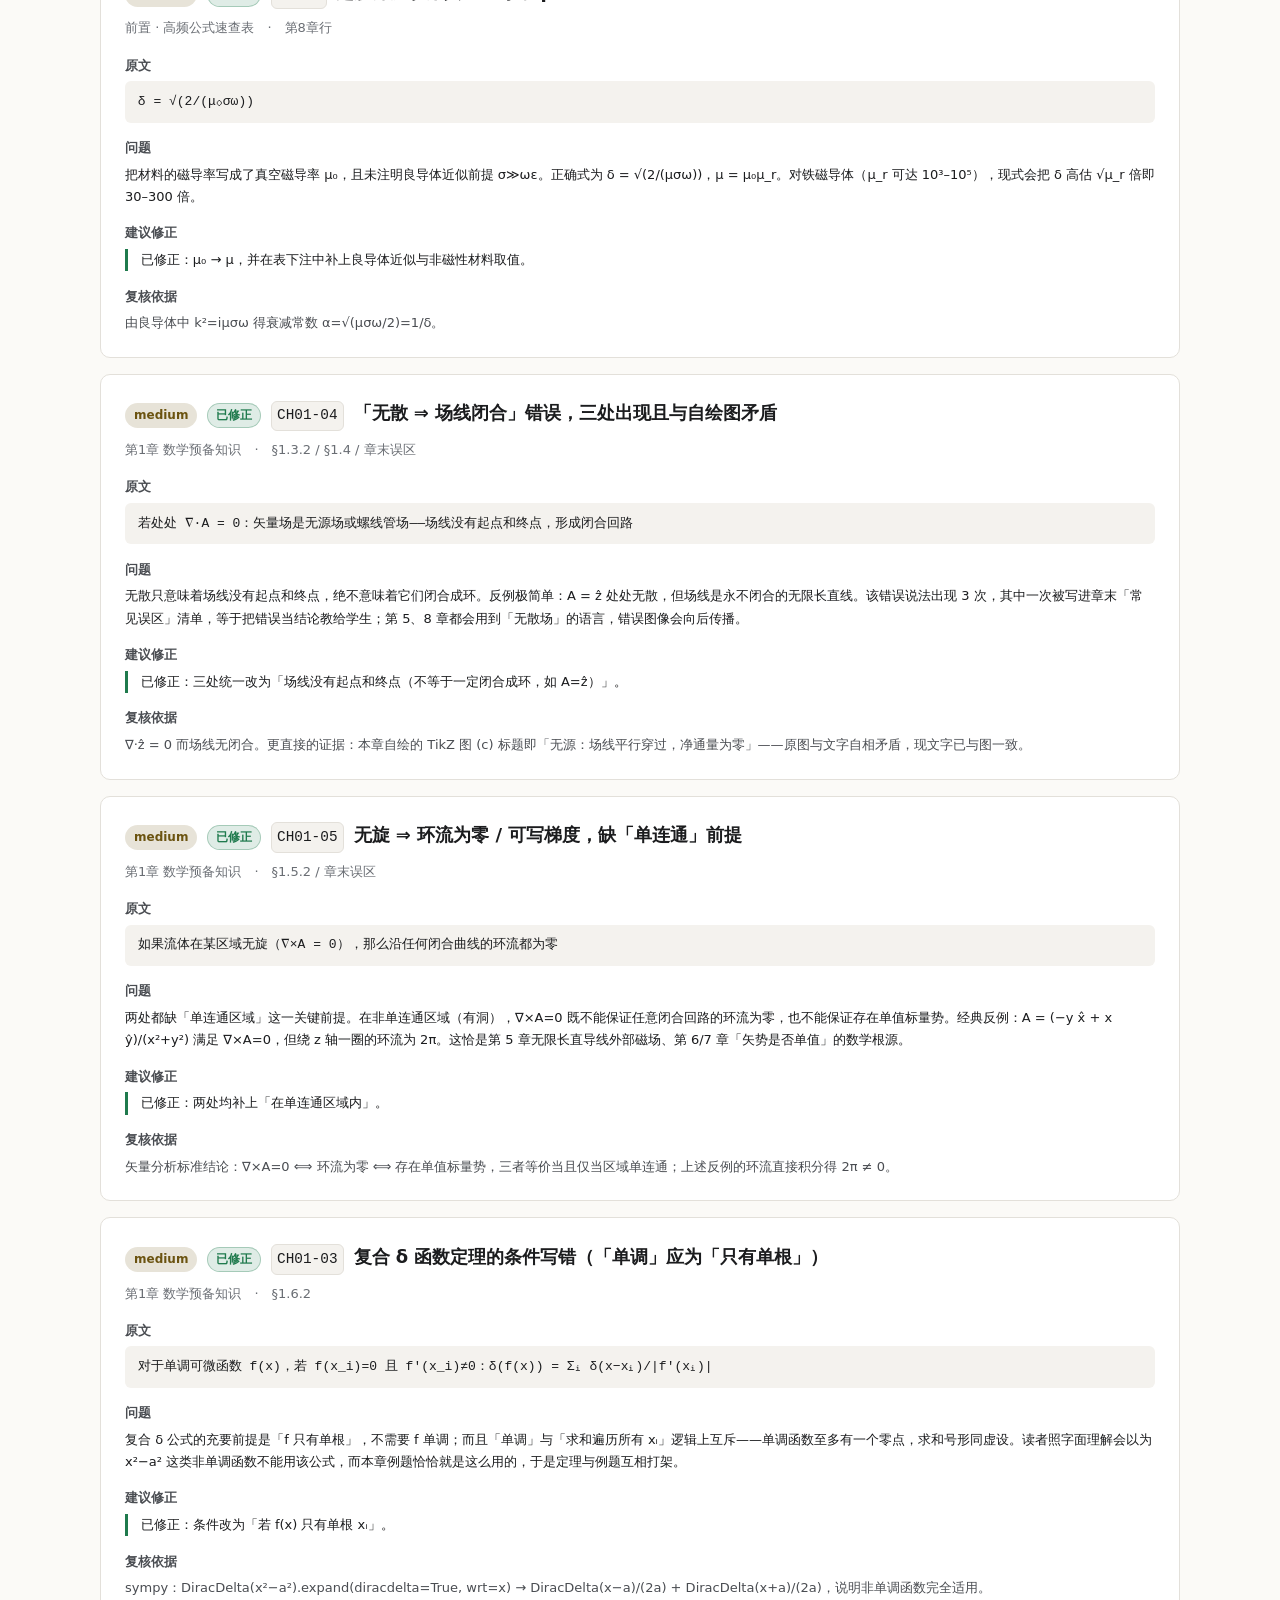
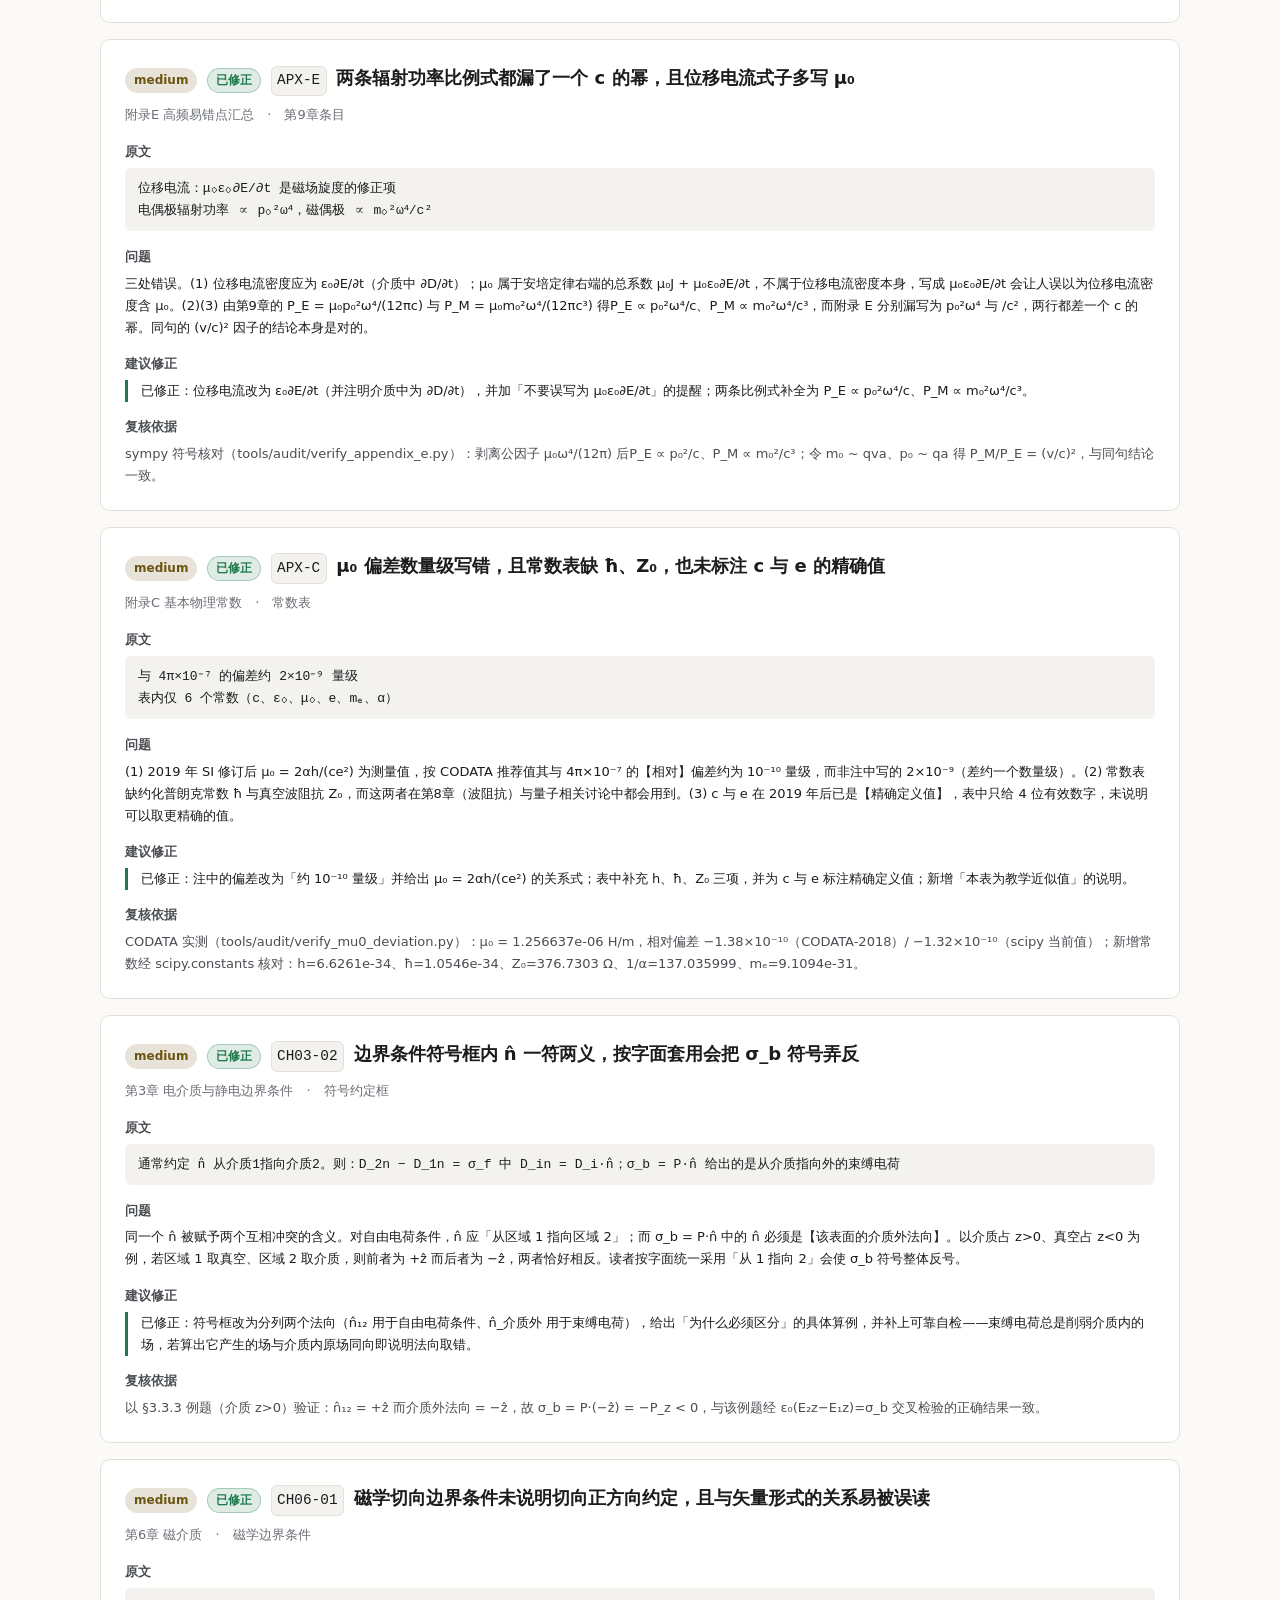
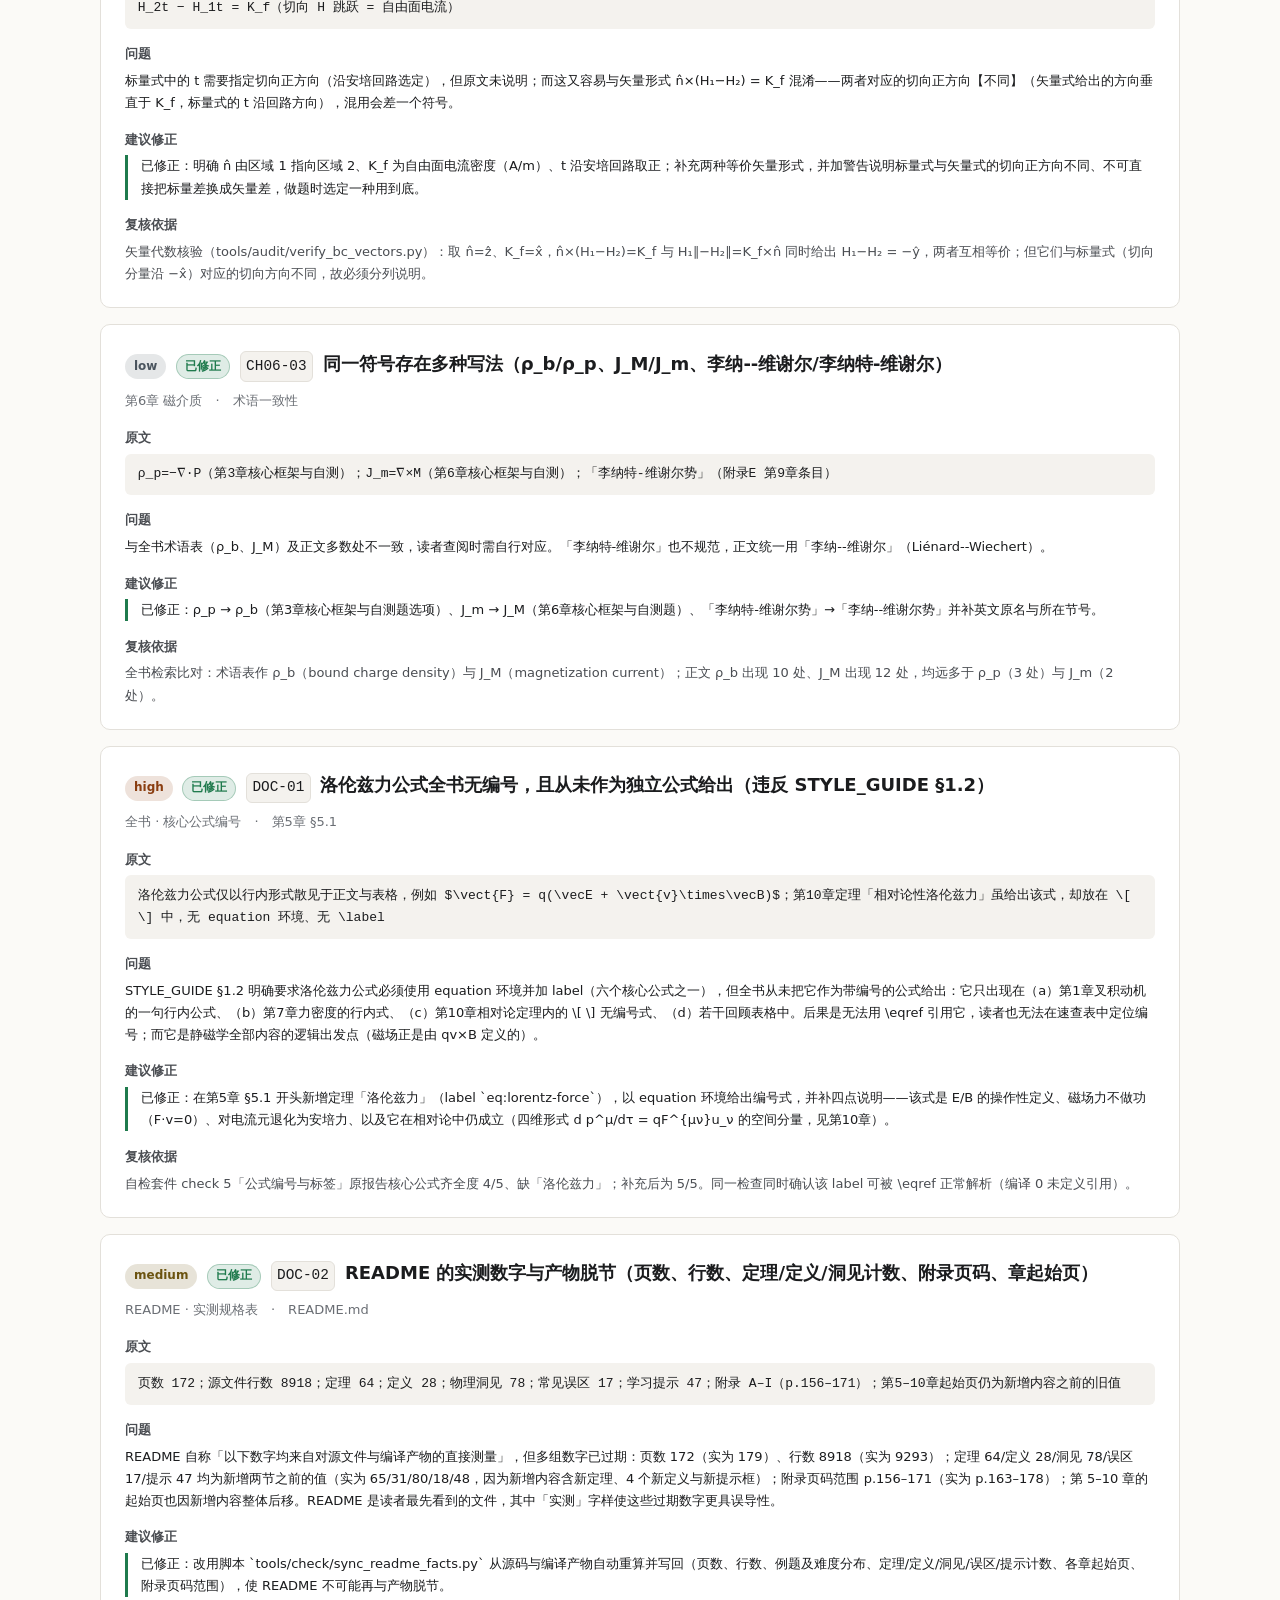
<file: html/errata.html>
<!DOCTYPE html>
<html lang="zh-CN">
<head>
<meta charset="UTF-8">
<meta name="viewport" content="width=device-width, initial-scale=1">
<title>勘误记录 — 电动力学 · 自学教材</title>
<meta name="description" content="《电动力学》自学教材勘误记录：逐条列出已核实的问题，含位置、原文、问题分析与修正方案。">
<link rel="stylesheet" href="assets/site.css">
</head>
<body>

<a class="skip-link" href="#main">跳转到主内容</a>

<header class="site-header">
  <div class="wrap inner">
    <a class="brand" href="index.html">
      <span class="mark">电动力学</span>
      <span class="sub">自学教材 · v2.16</span>
    </a>
    <nav class="site-nav" aria-label="站点导航">
      <ul>
        <li><a href="index.html">首页</a></li>
        <li><a href="reader.html">阅读</a></li>
        <li><a href="roadmap.html">学习路线</a></li>
        <li><a href="formulas.html">公式速查</a></li>
        <li><a href="tools.html">计算工具</a></li>
        <li><a href="errata.html" aria-current="page">勘误</a></li>
      </ul>
    </nav>
  </div>
</header>

<main id="main">
  <div class="wrap">
    <div class="page-head">
      <h1>勘误记录</h1>
      <p class="lede">
        本页只收录<strong>经独立复核确认</strong>的问题。每条都给出源文件行号、所在页码、
        问题分析与可直接采用的修正文本，便于逐条核对。
      </p>
    </div>

    <p class="note" style="margin-bottom:1.5rem">
      <strong>复核方式：</strong>物理结论逐式与教材自身正文及其他章节对照；
      数值结论用 Python（sympy / numpy）独立复算；可符号验证的恒等式一律做符号验算。
      凡是教材自述「已修正」的项目，一律重新独立验证，不因其自述而采信。
    </p>

    <!-- 汇总 -->
    <div class="card" style="margin-bottom:1.5rem">
      <h2>汇总</h2>
      <div class="grid grid-4" id="summaryStats" style="margin-top:.5rem"></div>
      <p style="color:var(--ink-3);font-size:var(--step--1);margin-top:1rem" id="scopeNote"></p>
    </div>

    <!-- 筛选 -->
    <div class="card" style="margin-bottom:1.25rem">
      <div style="display:flex;gap:1rem;flex-wrap:wrap;align-items:flex-end">
        <div class="field" style="flex:1;min-width:200px;margin:0">
          <label for="fScope">按范围筛选</label>
          <select id="fScope"><option value="">全部范围</option></select>
        </div>
        <div class="field" style="flex:1;min-width:200px;margin:0">
          <label for="fSev">按严重程度筛选</label>
          <select id="fSev">
            <option value="">全部级别</option>
            <option value="blocker">blocker（会建立错误物理图像）</option>
            <option value="high">high（公式 / 数值 / 概念错误）</option>
            <option value="medium">medium（跳步、引用、表述缺失）</option>
            <option value="low">low（笔误、排版、文字）</option>
          </select>
        </div>
        <button class="btn" id="fReset" type="button">重置</button>
      </div>
    </div>

    <!-- 列表 -->
    <div id="errataList"></div>
    <noscript>
      <p class="note note-warn">
        勘误列表需要 JavaScript 渲染。完整勘误报告同时以静态文件形式保存在仓库根目录的
        <code>ERRATA_REPORT.md</code> 中，可直接查阅；
        也可打开 <a href="../electrodynamics_textbook_v2.pdf">教材 PDF</a> 查看正文。
      </p>
    </noscript>

    <!-- 提交 -->
    <div class="card" style="margin-top:2.5rem">
      <h2>提交新勘误</h2>
      <p style="color:var(--ink-2);font-size:var(--step--1);margin-bottom:1rem">
        本表单仅在本机记录（演示用途）。正式反馈请提交到 Git 仓库的 Issue。
      </p>
      <form id="errataForm">
        <div class="grid grid-2">
          <div class="field">
            <label for="errChapter">章节位置</label>
            <select id="errChapter"></select>
          </div>
          <div class="field">
            <label for="errPage">页码 / 公式编号</label>
            <input type="text" id="errPage" placeholder="例如：p.104 式(7.12)">
          </div>
        </div>
        <div class="field">
          <label for="errType">问题类型</label>
          <select id="errType">
            <option>公式错误</option>
            <option>物理概念错误</option>
            <option>数值 / 量纲错误</option>
            <option>推导跳步</option>
            <option>笔误 / 错别字</option>
            <option>图示错误</option>
            <option>交叉引用错误</option>
            <option>其他</option>
          </select>
        </div>
        <div class="field">
          <label for="errDesc">问题描述</label>
          <textarea id="errDesc" rows="3" placeholder="请描述你发现的问题，尽可能给出原文与你的判断依据…"></textarea>
        </div>
        <div class="field">
          <label for="errFix">建议修正（可选）</label>
          <textarea id="errFix" rows="2" placeholder="你认为应该如何修正…"></textarea>
        </div>
        <button class="btn btn-primary" type="submit">提交</button>
        <p id="errataMsg" class="note" style="margin-top:1rem" hidden></p>
      </form>
    </div>

    <!-- 版本历史 -->
    <div class="card" style="margin-top:1.25rem">
      <h2>版本历史</h2>
      <ul class="plain">
        <li>
          <strong>v2.15</strong>
          <span style="color:var(--ink-3);font-size:var(--step--1)">　2026-09</span>
          <div style="color:var(--ink-2);font-size:var(--step--1)">
            全书勘误、封面重设计与排版清理。详细清单见仓库 <code>errata_report.md</code>。
          </div>
        </li>
        <li>
          <strong>当前轮次</strong>
          <span style="color:var(--ink-3);font-size:var(--step--1)">　进行中</span>
          <div style="color:var(--ink-2);font-size:var(--step--1)">
            对 v2.15 全文做独立复核（含对 v2.15 自述修正项的再验证），并重建配套站点。
            本页列出的即为本轮已确认的结果。
          </div>
        </li>
      </ul>
    </div>
  </div>
</main>

<footer class="site-footer">
  <div class="wrap">
    <p>《电动力学》自学教材 · 勘误记录</p>
  </div>
</footer>

<script src="book-data.js"></script>
<script src="assets/site.js"></script>
<script>
/* ------------------------------------------------------------------
   勘误数据。字段说明：
     id      唯一编号
     scope   所属范围（用于筛选）
     page    教材页码
     line    源文件 electrodynamics_textbook_v2.tex 行号
     sev     blocker | high | medium | low
     title   一句话摘要
     orig    原文
     issue   问题分析
     fix     建议修正
   ------------------------------------------------------------------ */
window.ERRATA = [
  {
    "id": "CH10-01",
    "scope": "第10章 相对论电动力学",
    "page": "p.150 附近",
    "line": null,
    "sev": "blocker",
    "status": "fixed",
    "title": "同一章内 F_μνF^μν 给出两个相反的值，连带「不变量符号→场型」结论表整表反向",
    "orig": "（重复定理 lorentz-invariants）\n𝒥₁ = F_μνF^μν = 2(E²/c² − B²)\n且紧随其后的洞见写：「𝒥₁>0 ⇒ 存在参考系使 B=0；𝒥₁<0 ⇒ 使 E=0」",
    "issue": "本章对同一个量给出两个相反的表达式。规范定义（本章前述定理、逐项展开的推导、核心公式小结、三维/四维对照表、附录）一致为 F_μνF^μν = 2(B² − E²/c²)，½F_μνF^μν = B² − E²/c²；而那个重复定理却写成 2(E²/c² − B²)，恰为其负值。更严重的是随后的物理结论表整体反向：按正确的 I₁ = B² − E²/c²，应是「I₁>0（cB>E，磁场占优）⇒ 可使 E=0」，原文却写「I₁>0 ⇒ 使 B=0」，三条全颠倒。",
    "fix": "已修正：重复定理改回与全书一致的约定（带 ½ 系数、取 B²−E²/c²），结论表按正确逻辑重写，并加注与本章定义式的交叉引用。",
    "evidence": "逐项展开复核：F_μνF^μν = 2Σ(F_0iF^0i) + 2Σ(F_ijF^ij) = 2·3·(−E²/c²) + 2·3B² = 2(B² − E²/c²)，与书中推导一致；另 5 处独立转述均为 B²−E²/c²，故错的是那一处重复定理。"
  },
  {
    "id": "UI-01",
    "scope": "配套站点 · 计算工具",
    "page": "—",
    "line": null,
    "sev": "blocker",
    "status": "fixed",
    "title": "单位换算器 8 个量中 5 个因子错了量级（本轮重建站点时引入的缺陷）",
    "orig": "site.js: E 用 1/(100c)；D 与 P 共用同一个 4π·C/100；H 与 M 共用 1000/(4π)",
    "issue": "站点重建时自行推导的 SI⇄高斯换算因子有 5 个错误：E 小 10⁶ 倍；D 大 100 倍；P 既错 4π 又错 100 倍（P 在高斯制中不带 4π，不能与 D 合并）；H 取了倒数（错 6332 倍）；M 错 79577 倍。这会让读者用工具核对作业时得到完全错误的数值。",
    "fix": "已修正：按基本定义重新推导全部 8 个因子，并在脚本加载时加入自检——任一因子偏离预期即在控制台报错；同时修正工具页「换算因子一览」表（原先 H/M 方向写反、D 与 P 错误合并）。",
    "evidence": "独立推导并交叉验证（tools/audit/verify_units.py）：电荷因子由「两 1 statC 电荷相距 1 cm 斥力 1 dyn」定出，得 1 C = 2.99792458×10⁹ statC，与 CODATA 的 e = 4.803205×10⁻¹⁰ esu 比对比值 1.000000；再用 σ=1 C/m² 的无限大带电面做物理自检，「SI 算完再换算」与「高斯制直接 4πσ」两条路径比值 1.00000000。"
  },
  {
    "id": "OCG-01",
    "scope": "第7章 麦克斯韦方程组",
    "page": "p.104 附近",
    "line": null,
    "sev": "high",
    "status": "fixed",
    "title": "§7.1.5 整节（含小节标题）被包在默认关闭的可折叠图层内",
    "orig": "\\toggleButton{展开推导}{ocg推导}\n\\begin{ocg}{推导}{ocg推导}{off}\n\\subsection{规范条件与达朗贝尔方程}\n…（洛伦兹规范定义、两规范对比、达朗贝尔方程）…",
    "issue": "§7.1.5 的整节内容连同小节标题本身都在一个默认关闭的图层内，其中含洛伦兹规范的【定义】、两种规范的【对比表】，以及【达朗贝尔方程】——后者是 STYLE_GUIDE §1.2 要求必须使用 equation 环境并加 label 的六个核心公式之一。读者按目录翻到该页只看到「展开推导」按钮、没有小节标题，容易误判该页为空。",
    "fix": "已修正：把小节标题、引言段与一个「本节要点」提示移到图层之外，只把逐步推导保留在折叠层内。",
    "evidence": "PDF 书签中确实存在「规范条件与达朗贝尔方程 → 该页」，说明 LaTeX 侧编号正常，问题在「内容被放进图层」这一结构选择。修复后编译 0 错误、0 Overfull、0 未定义引用。"
  },
  {
    "id": "OCG-02",
    "scope": "全书 · 印刷与导出",
    "page": "全书",
    "line": null,
    "sev": "high",
    "status": "fixed",
    "title": "全部 17 个可折叠图层缺 /Usage 字典，打印时答案与推导全部丢失",
    "orig": "\\usepackage{ocgx2}",
    "issue": "实测编译产物：17 个可选内容组（OCG）全部缺 /Usage 字典，且 /D /OFF 列出全部 17 个（默认关闭）。按 PDF 规范 ISO 32000-1 §8.11.4.3，未定义 /Usage /Print 的图层按当前可见状态打印——读者若不先逐个点开按钮就直接打印或「导出为 PDF」，会丢失 10 组随堂自测答案、6 个挑战题块与 §7.1.5 整节。对一本自学教材而言，这直接造成练习闭环断裂。",
    "fix": "已修正：导言区改为 \\usepackage[printocg=always]{ocgx2}，使每个图层写入 /Usage<</Print<</PrintState/ON>>>>。屏幕行为不变（仍默认折叠），打印时强制输出。",
    "evidence": "修复前后实测对比（tools/audit/check_ocg_print.py）：修复前 17 个图层 /Usage 全部缺失；修复后全部存在，PrintState 均为 /ON（答案 ×10、挑战 ×6、推导 ×1）。"
  },
  {
    "id": "CH08-01",
    "scope": "第8章 电磁波的传播",
    "page": "TE₁₀ 场分量处",
    "line": null,
    "sev": "high",
    "status": "fixed",
    "title": "TE₁₀ 主模的 H_z 符号写错（+i 应为 −i）",
    "orig": "H_z = \\frac{\\ii\\pi}{\\omega\\muz a} E_0 \\cos\\left(\\frac{\\pi x}{a}\\right) \\ee^{\\ii(k_z z - \\omega t)}",
    "issue": "按书本自己印出的场分量代入麦克斯韦方程组，Faraday 定律的 x 分量与 H_x 吻合，但 Ampere 定律的 y 分量反解出的 ∂H_z/∂x 与所印的 H_z 恰好相差一个负号——印出的三个分量不能同时满足两个方程，H_z 的符号错了。",
    "fix": "已修正：H_z 前的系数由 +i 改为 −i。",
    "evidence": "sympy 相位量代数（tools/audit/verify_ch08_hz.py）：以书本约定 e^{i(k_z z−ωt)} 计算，书印 H_x 满足 Faraday 的 x 分量；Ampere 的 y 分量给出的 ∂H_z/∂x 系数与书本 H_z 求导所得之比恰为 −1（前提是本章自己的色散关系 k_z²=ω²/c²−π²/a² 成立）。"
  },
  {
    "id": "CH08-03",
    "scope": "第8章 电磁波的传播",
    "page": "洛伦兹色散处",
    "line": null,
    "sev": "high",
    "status": "fixed",
    "title": "洛伦兹色散模型的 dn/dω 漏掉决定符号的因子，导致「反常色散」无法得出",
    "orig": "\\dfrac{dn}{d\\omega} = \\dfrac{Ne^2}{2\\eps_0 m}\\dfrac{2\\omega}{((\\omega_0^2-\\omega^2)^2+\\gamma^2\\omega^2)}",
    "issue": "书中这个 dn/dω 在 ω>0 上恒为正（分母恒正、分子 2ω>0），因此永远得不出同一段文字所要求的「共振附近 dn/dω<0，即反常色散」。原文的「注意」甚至自己承认了这一点，却仍把它当作反常色散的依据，前后矛盾。根因是求导时丢掉了阻尼项带来的贡献。",
    "fix": "已修正：补回分子中的方括号因子，dn/dω = (Ne²/2ε₀m)·2ω[(ω₀²−ω²)² − γ²ω₀²] / ((ω₀²−ω²)² + γ²ω²)²，并重写随后讨论，说明符号由方括号决定、反常色散仅出现在 |ω−ω₀| ≲ γ/2 的邻域，且必须保留阻尼项。",
    "evidence": "数值验证（tools/audit/verify_ch08_dispersion.py）：原式在 ω∈(0,3] 上最小值 1.0×10⁻³（恒正）；而 n=Re√(1+χ) 的数值导数在 ω=0.98/1.00/1.02 处确为负。补回因子的解析式在 5 个测试点上符号与数值导数全部吻合。"
  },
  {
    "id": "CH05-01",
    "scope": "第5章 静磁学",
    "page": "铁磁平面例题",
    "line": null,
    "sev": "high",
    "status": "fixed",
    "title": "铁磁平面例题把 H 的法向性误记为「B 只有法向分量」",
    "orig": "在铁磁表面 y=0 上，由对称性，B 只有 y 分量（垂直于表面），满足边界条件 H_1t=H_2t=0…",
    "issue": "正确的是【H 只有法向分量】（H_t=0），而 B 的切向分量只在表面上为零、在真空区内处处非零。原文用「B 只有 y 分量」描述求解区内的场，与同一句给出的 H_1t=H_2t=0 自相矛盾，也让读者无法用刚学过的 B_n 连续去定场。",
    "fix": "已修正：改为「镜像电流的选取应使切向磁场为零：H 只有法向分量」，并明确「法向性属于 H 而非 B」「真空侧内部 B 一般同时含 x、y 分量」。",
    "evidence": "独立复算：取导线 I 在 y=d、镜像 I′ 在 y=−d。只有 I′=+I 能使 H_t=B_x/μ₀=0 在表面成立（与「铁磁体吸引导线」结论一致）；但真空区内 B_x = −Iμ₀y/(π(x²+y²)) 一般非零，故「B 只有 y 分量」不成立。"
  },
  {
    "id": "CH07-01",
    "scope": "第7章 麦克斯韦方程组",
    "page": "§7.4.3 动量守恒",
    "line": null,
    "sev": "high",
    "status": "fixed",
    "title": "动量守恒方程写成 +∂_jT_ij = −f_i，与同节给出的 T 定义不配套",
    "orig": "\\frac{\\partial g_i}{\\partial t} + \\partial_j T_{ij} = -f_i",
    "issue": "该式与其下方给出的应力张量定义（正号约定）不配套。以自由平面波代入检验：本节自己的推导给出 ∂_jT_zj = +∂g_z/∂t，故 f=0 时成立的恒等式是 ∂g/∂t − ∂_jT_ij = 0，而不是原文的 +。换言之原文会让自由平面波\"对自身施力\"。",
    "fix": "已修正：把 +∂_jT_ij 改为 −∂_jT_ij，并补一句读法（f_i = ∂_jT_ij − ∂g_i/∂t：应力张量的散度提供动量流入，动量密度的变化率消耗之），同时提示此处减号与能量守恒式 ∂_t u + ∇·S = −J·E 中加号不同，勿套用。",
    "evidence": "symbolic + 数值双重判定（tools/audit/verify_ch07_sign.py）：∂_jT_zj 与 ∂g_z/∂t 的比值解析为 k/(√(ε₀μ₀)ω) = 1（用色散关系 k=ω/c），数值有限差分亦给出比值 1.00000000（解析与数值完全一致）。"
  },
  {
    "id": "APX-01",
    "scope": "附录D 单位制转换手册",
    "page": "电荷换算处",
    "line": null,
    "sev": "high",
    "status": "fixed",
    "title": "附录 D 电荷换算因子方向与数值双错，且同句自相矛盾",
    "orig": "q_SI = q_G/√(4πε₀)；电荷单位换算为 1 esu = 3.3356×10⁻¹⁰ C（即 q_SI = 3.3356×10⁻¹⁰ q_G）",
    "issue": "同一句话里两个说法互相矛盾：1/√(4πε₀) = 9.48×10⁴，若按此式则 1 esu 应等于 9.48×10⁴ C，与后半句的 3.3356×10⁻¹⁰ C 差了 14 个数量级。正确关系是 q_SI = 3.3356×10⁻¹⁰ q_G（系数已把 1/√(4πε₀) 与 cm→m 合并）；只有在做【公式级整体替换】时才出现 √(4πε₀)，且方向是「除以」。",
    "fix": "已修正：改写为数值关系 q_SI = 3.33564095×10⁻¹⁰ q_G 与 1 C = 2.99792458×10⁹ esu，并单独说明公式级替换的写法（把每个 q 换成 q/√(4πε₀)），加注「不可再把 1/√(4πε₀) 单独乘一次」。",
    "evidence": "1/√(4πε₀) = 9.4816×10⁴；3.33564095×10⁻¹⁰ 与附录 C 的 e = 4.803×10⁻¹⁰ esu 完全自洽（1.602176634×10⁻¹⁹ C ÷ 4.803205×10⁻¹⁰ = 3.3356×10⁻¹⁰）。"
  },
  {
    "id": "CH01-01",
    "scope": "第1章 数学预备知识",
    "page": "章首学习路径",
    "line": null,
    "sev": "high",
    "status": "fixed",
    "title": "章首「学习路径」引用的小节号 8 处全错",
    "orig": "必学：§1.1…；§1.2 梯度/散度/旋度；§1.4 高斯定理与斯托克斯定理\n重要：§1.3 曲线坐标系；§1.5 δ函数\n可延后：§1.6 并矢；§1.5.3 δ函数复合性质",
    "issue": "本章实际编号为 §1.1 标量矢量张量 / §1.2 矢量代数（并矢在 §1.2.4）/ §1.3 梯度散度旋度 / §1.4 矢量微分算子恒等式 / §1.5 矢量积分定理 / §1.6 δ函数 / §1.7 正交曲线坐标系。8 处引用全部错位，且出现在全书第一个导航面板上，会直接卡住自学者。同源错误另见前言与第3章前置知识两处。",
    "fix": "已修正：按实际小节号重写学习路径（§1.2→§1.3、§1.4→§1.5、§1.3→§1.7、§1.5→§1.6、§1.6→§1.2.4），并同步修正前言与第3章的两处同源错误。",
    "evidence": "依据编译产物实测锚点：section.1.3「梯度、散度与旋度」；section.1.5「矢量积分定理」；section.1.6「Dirac δ 函数」；section.1.7「正交曲线坐标系」；subsection.1.2.4「并矢基础」。"
  },
  {
    "id": "CH01-02",
    "scope": "第1章 数学预备知识",
    "page": "§1.4 洞见",
    "line": null,
    "sev": "high",
    "status": "fixed",
    "title": "正电荷处电势高低说反了",
    "orig": "正电荷所在处电势的曲率向下凹（电势低于周围），负电荷处向上凸。",
    "issue": "ρ>0 ⇒ ∇²φ<0，由紧邻上一段自己给出的判据「∇²φ<0 则高于周围平均值（如山峰）」，正电荷处电势应【高于】周围。现文与上一段直接冲突，会让初学者建立「正电荷处电势是坑」的错误图像——而这正是第 2 章泊松方程、第 4 章边值问题全部依赖的基础图像。",
    "fix": "已修正：改为「正电荷所在处 ∇²φ<0，此时电势高于周围平均值（呈山峰形）；负电荷处 ∇²φ>0，电势低于周围平均值」，并补点电荷电势图像作为印证。",
    "evidence": "解析解 φ=q/(4πε₀r) 给出 ∇²φ = −qδ³(r)/ε₀，r→0 时 φ→+∞，确实高于周围。"
  },
  {
    "id": "UI-03",
    "scope": "配套站点 · 无障碍",
    "page": "—",
    "line": null,
    "sev": "high",
    "status": "fixed",
    "title": "勘误严重度徽标对比度不足 WCAG AA",
    "orig": ".badge-high 前景 #b4531a 叠于浅底，实测对比度 4.08:1",
    "issue": "明色方案下 high 级徽标对比度 4.08:1，低于 WCAG AA 正文要求的 4.5:1；另有 --ink-3（4.13:1）与 --energy（4.17:1）两项同样不足。",
    "fix": "已修正：下调四个分级色的明度，并把 --ink-3 与 --energy 一并调整；全部令牌重新实测均达到 AA。",
    "evidence": "对比度复算（tools/audit/verify_contrast.py，按 WCAG 2.1 相对亮度公式，徽标底色按 15% 叠加于页面底色计算）：blocker 7.85、high 5.77、medium 5.59、low 5.89、--ink-3 4.91、--energy 6.12。"
  },
  {
    "id": "CH08-02",
    "scope": "第8章 电磁波的传播",
    "page": "波导尺寸例题",
    "line": null,
    "sev": "medium",
    "status": "fixed",
    "title": "波导例题的简并判断错，且「避开 b=a/2」与标准实践相反",
    "orig": "极限校验 b→a/2 = 2.5 cm 时 TE₀₁ 与 TE₁₀ 简并（f_c,01 = f_c,10），多模风险最大，这就是工程上避开 b = a/2 的原因",
    "issue": "两处都错。取 a=5 cm、b=2.5 cm 实算：f_c,10 = c/2a = 3.0 GHz，f_c,01 = c/2b = 6.0 GHz，f_c,20 = c/a = 6.0 GHz。故简并的是 TE₀₁ 与 TE₂₀（同为 6.0 GHz），不是 TE₀₁ 与 TE₁₀——后者只在 b=a 时相等，而波导按定义取 a>b。更关键的是，b = a/2 并不是要避开的取值，恰恰是标准设计点：单模带宽上边界为 min(f_c,01, f_c,20) = c/a（当 b ≤ a/2），b = a/2 使其恰为一个倍频程，这是矩形波导能取得的最宽单模带宽。",
    "fix": "已修正：改述为「该点简并的是 TE₀₁ 与 TE₂₀（同为 6.0 GHz）」，并补上单模带宽推导，说明 b = a/2 是标准设计点、工程上取 b 稍小于 a/2 是为留加工与频率漂移余量而非避开简并。",
    "evidence": "数值复核：a=5 cm、b=2.5 cm 时 f_c,10=2.9979 GHz、f_c,01=5.9958 GHz、f_c,20=5.9958 GHz、f_c,11=6.7036 GHz，TE₀₁ 与 TE₂₀ 精确简并。"
  },
  {
    "id": "CH09-01",
    "scope": "第9章 电磁波的辐射",
    "page": "磁偶极例题",
    "line": null,
    "sev": "medium",
    "status": "fixed",
    "title": "磁偶极例题的相位形式与题设不一致",
    "orig": "题设 I(t) = I_0 e^{−iωt}；题解却写 m(t) = I_0πa² cos ωt n̂，并给出 sin(kr−ωt) 的远区场",
    "issue": "题设用复指数（时谐相量），题解却切换成实余弦并给出正弦形式的远区场，三处相位记法混用，读者无法判断该用哪一种，也无法核对符号。",
    "fix": "已修正：统一相位约定——题解明确写为「取时谐约定 m(t)=m₀cos ωt n̂（即题设的实形式）」；并在第9章开头新增一个「本章的时谐约定」提示框，说明复指数与取实部的关系、sin/cos 写法只差整体符号与相位基准、以及为何时间平均量（功率与角分布，本章全部结论所在）不受该写法影响。",
    "evidence": "⟨cos²⟩ = ⟨sin²⟩ = 1/2，故本章的 ⟨P⟩ 与 dP/dΩ 结果与相位写法无关；新增约定框后，题设、题解、定理三处记法一致。"
  },
  {
    "id": "CH09-02",
    "scope": "第9章 电磁波的辐射",
    "page": "辐射功率处",
    "line": null,
    "sev": "medium",
    "status": "fixed",
    "title": "「相对论辐射公式见第10章」指错章节",
    "orig": "（相对论带电粒子的辐射公式见第10章。）",
    "issue": "第10章讲的是电磁场的四维协变形式，不含辐射公式；拉莫尔公式的相对论推广（李纳公式）其实就在本章 §9.2.4「拓展：李纳--维谢尔势简介」中给出。指向第10章会让读者白找一趟。",
    "fix": "已修正：改为指向本章 §9.2.4，并注明第 10 章讲的是四维协变形式、不含辐射公式。",
    "evidence": "全章检索确认李纳公式 P = q²γ⁶/6πε₀c³·(a² − |v×a|²/c²) 位于 §9.2.4 的提示框内。"
  },
  {
    "id": "CH09-03",
    "scope": "第9章 电磁波的辐射",
    "page": "天线方向性",
    "line": null,
    "sev": "medium",
    "status": "fixed",
    "title": "两处承诺「天线方向性」、自测考 F(θ,φ)，但全书从未定义 F",
    "orig": "本章核心内容列出「天线方向性」；随堂自测第3题考「方向性图 F(θ,φ)」，答案却只说「描述辐射功率的角分布」",
    "issue": "全书没有任何一处定义 F(θ,φ)，第9章也没有天线小节，导致该自测题无法作答，「天线方向性」这一承诺内容未交付。",
    "fix": "已修正：新增 §9.3「天线方向性与方向图」，给出 F(θ,φ) 的定义（归一化到峰值）、三种常用天线的方向性函数表、方向性系数 D = 4π/∮F dΩ 与偶极/半波天线的数值（1.5 与 1.64），并加一个「方向性系数不是效率」的误区框。",
    "evidence": "数值复核：∮sin²θ dΩ = 8π/3 ⇒ D_偶极 = 1.5（1.76 dB）；半波天线 ∮F dΩ = 2π∫₀^π cos²(π/2 cosθ)/sinθ dθ = 7.658 ⇒ D_半波 = 1.64（2.15 dB）。"
  },
  {
    "id": "CH07-08",
    "scope": "第7章 麦克斯韦方程组",
    "page": "位移电流",
    "line": null,
    "sev": "medium",
    "status": "fixed",
    "title": "位移电流两套定义并存，未说明真空/介质的等价条件",
    "orig": "定义 J_D = ε₀ ∂E/∂t；而本章小结表与第8章例题用 J_D = ∂D/∂t",
    "issue": "两套定义在真空下等价，但在介质中 ∂D/∂t = ε₀∂E/∂t + ∂P/∂t，两者相差极化电流项。教材未说明该等价条件，读者在介质问题中会混用，这是本章最常见的错误来源之一。",
    "fix": "已修正：把定义统一为 J_D ≡ ∂D/∂t，并说明它与 ε₀∂E/∂t 相差极化电流 ∂P/∂t、仅在真空或 P 不随时间变化时二者相等；两处使用 ε₀∂E/∂t 的例题均加注真空前提。",
    "evidence": "由 D = ε₀E + P 直接求导即得；统一后全书记法一致。"
  },
  {
    "id": "AH-01",
    "scope": "附录H 随堂自测答案速查",
    "page": "答案表",
    "line": null,
    "sev": "medium",
    "status": "fixed",
    "title": "第1章答案行漏一道选择题，且判断题编号错位",
    "orig": "第1章 数学预备知识 & 1-B 2-C 3-C & 4-正确 5-错误 6-错误 & —",
    "issue": "第1章自测有【四道】选择题（第4题考 δ 函数的本质，答案 B），答案表却只列到 3-C；判断题因此整体错位一位（表中 4/5/6 应为 5/6/7）。此外各章题号在「选择/判断/填空」之间是连续编号（正文用 resume），但表中未加说明，容易让读者对不上题。",
    "fix": "已修正：补上第4题答案 B，判断题改为 5/6/7；并在使用说明中补充「题号连续编号」的约定。",
    "evidence": "逐章核对（tools/audit/check_appendix_h.py、tools/audit/dump_quizzes.py）：第1章内嵌答案依次为 B、C、C、B、正确、错误、错误，共 7 项，与修正后一致；其余 9 章的答案表经同样核对均无误。另注：第6、9 章的填空/计算题答案已在正文中以「下划线」形式就地给出，故答案表该栏写「—」属正常，不是缺漏。"
  },
  {
    "id": "CH04-01",
    "scope": "第4章 静电学边值问题",
    "page": "§4.4 新增",
    "line": null,
    "sev": "medium",
    "status": "fixed",
    "title": "格林函数法被列为本章三大方法之一，却全章无推导、无例题",
    "orig": "章目标写「用格林函数法理解点源产生的场」；核心框架写「分离变量、镜像法、格林函数三大解析方法」；自测考「格林函数法求解泊松方程的核心思想」；误区框却让读者去第 1 章找完整推导",
    "issue": "第1章只有自由空间格林函数这一个基础结果（∇²(1/r) = −4πδ³(r)），并没有边值问题的格林函数构造；第4章则从未展开。结果是：承诺了方法、考了它、却把推导指向一个不曾存在的地方，自学者按自测题复习时无从下手。",
    "fix": "已修正：新增 §4.4「格林函数法」，包含格林函数定义、由格林第二恒等式导出边值问题的形式解、Dirichlet 与 Neumann 两种边界条件的处理（含 Neumann 不能取 ∂G/∂n=0 的理由）、「镜像法就是最简单的格林函数构造」的洞见，以及一道接地导体球格林函数的完整例题（含边界条件验证与球谐展开对照）。同时把误区框的指引改为指向本章 §4.4。",
    "evidence": "新增内容与 §4.1 镜像法结果交叉验证一致：G_D|_(r=R) = 0 经余弦定理直接验证；球谐展开在 R→0 时回到自由空间展开式；总感应电荷 −qR/r₀ 与镜像电荷电量一致。"
  },
  {
    "id": "CH04-02",
    "scope": "第4章 静电学边值问题",
    "page": "§4.2.3",
    "line": null,
    "sev": "medium",
    "status": "fixed",
    "title": "柱坐标「通解」定理不给通解，且混淆了二维与三维两种情形",
    "orig": "定理名「柱坐标轴对称拉普拉斯方程的通解」，正文却只说「径向部分满足贝塞尔方程」并给出 J₀ 的方程，未给任何通解；章末要点把「球谐函数」列为关键函数，但正文从未定义它",
    "issue": "（1）定理名为「通解」却不给通解；（2）更实质的是混淆了两种不同问题：与 z 无关的二维情形径向解是【幂函数】（欧拉方程），根本不出现贝塞尔函数；只有与 z 有关的三维情形才出现贝塞尔函数——而紧随其后的例题用的恰是二维幂函数解，与定理所述不符；（3）自测考「柱坐标分离变量用什么函数」，答案「贝塞尔」，但其实取决于是否含 z，题目本身有歧义。",
    "fix": "已修正：把定理拆成「情形一：与 z 无关」与「情形二：与 z 有关」两段，分别给出幂函数通解与含 J₀ 的通解（含零点 xₙ、系数由 J₀ 以权 ρ 正交定出）；并修正章末要点中「球谐函数」的表述（说明本章只用轴对称的 P_l，球谐函数用于一般情形且本章未展开）；自测题加「轴对称情形」限定并在答案中说明。",
    "evidence": "数值复核：J₀ 前三个零点 2.4048、5.5201、8.6537；正交关系∫₀^a J₀(x_mρ/a)J₀(x_nρ/a)ρ dρ = (a²/2)J₁(x_n)²δ_mn 经数值积分验证比值 1.000000，交叉项为 0。"
  },
  {
    "id": "CH06-02",
    "scope": "第6章 磁介质",
    "page": "速查表",
    "line": null,
    "sev": "medium",
    "status": "fixed",
    "title": "速查表磁学切向边界条件丢失矢量结构",
    "orig": "H_{1∥} − H_{2∥} = j_{f,∥}",
    "issue": "把矢量边界条件压成标量差，丢失两个必要信息：缺少 n̂× 的矢量结构，读者无法判断「平行分量」沿哪个切向取；也未说明 n̂ 的取向约定。记号上，本书正文用 K_f 表示自由面电流密度，此处 j_f 与全书记号体系不合。",
    "fix": "已修正：改为 H_{1∥} − H_{2∥} = K_f × n̂，并在表下补注 n̂ 取向与 K_f 含义。",
    "evidence": "由 ∮H·dl = I_f,enc 施加于跨界面小回路取极限得 H_1t − H_2t = K_f × n̂；标量式无法表达方向信息。正文三处表述均正确，仅速查表行有缺陷。"
  },
  {
    "id": "CR-03",
    "scope": "前置 · 高频公式速查表",
    "page": "第8章行",
    "line": null,
    "sev": "medium",
    "status": "fixed",
    "title": "平面波 E-B 关系漏抄正文的模长式",
    "orig": "B = (1/ω)k×E",
    "issue": "矢量关系本身正确，但漏掉了配套的模长关系 |B| = (k/ω)|E| = |E|/v，而模长关系恰是做题时最常用的。使用者若把矢量式当作 ω=k（即 v=1）来读，会得到数值量级完全错误的结果。",
    "fix": "已修正：补上模长式，并在表下注中说明真空 v=c、介质中 v=1/√(με)。",
    "evidence": "正文对应处明确写出 |B| = (k/ω)|E| = (1/v)|E|，速查表漏抄。定量示例：λ₀=600 nm 可见光在水中（n=1.33）误用 1/c 会低估 B 约 33%。"
  },
  {
    "id": "CR-04",
    "scope": "前置 · 高频公式速查表",
    "page": "第8章行",
    "line": null,
    "sev": "medium",
    "status": "fixed",
    "title": "波导截止频率未注明「真空填充」前提",
    "orig": "ω_c = cπ√((m/a)² + (n/b)²)",
    "issue": "该式只在真空填充时成立。填充介质的波导须把 c 换成介质中光速 v = c/√(ε_rμ_r)。常见介质填充波导（如 ε_r=2.2 的 PTFE）用现式会把截止频率高估约 1.48 倍，直接导致尺寸设计错误。",
    "fix": "已修正：c → v，并在表下注中说明真空填充时 v=c、TE₁₀ 模 f_c = v/2a。",
    "evidence": "TE₁₀（m=1,n=0）应为 f_c = v/(2a)，即 ω_c = πv/a；代入现式仅在 v=c 时正确。"
  },
  {
    "id": "CR-05",
    "scope": "前置 · 高频公式速查表",
    "page": "第8章行",
    "line": null,
    "sev": "medium",
    "status": "fixed",
    "title": "趋肤深度误用真空磁导率 μ₀",
    "orig": "δ = √(2/(μ₀σω))",
    "issue": "把材料的磁导率写成了真空磁导率 μ₀，且未注明良导体近似前提 σ≫ωε。正确式为 δ = √(2/(μσω))，μ = μ₀μ_r。对铁磁导体（μ_r 可达 10³–10⁵），现式会把 δ 高估 √μ_r 倍即 30–300 倍。",
    "fix": "已修正：μ₀ → μ，并在表下注中补上良导体近似与非磁性材料取值。",
    "evidence": "由良导体中 k²=iμσω 得衰减常数 α=√(μσω/2)=1/δ。"
  },
  {
    "id": "CH01-04",
    "scope": "第1章 数学预备知识",
    "page": "§1.3.2 / §1.4 / 章末误区",
    "line": null,
    "sev": "medium",
    "status": "fixed",
    "title": "「无散 ⇒ 场线闭合」错误，三处出现且与自绘图矛盾",
    "orig": "若处处 ∇·A = 0：矢量场是无源场或螺线管场——场线没有起点和终点，形成闭合回路",
    "issue": "无散只意味着场线没有起点和终点，绝不意味着它们闭合成环。反例极简单：A = ẑ 处处无散，但场线是永不闭合的无限长直线。该错误说法出现 3 次，其中一次被写进章末「常见误区」清单，等于把错误当结论教给学生；第 5、8 章都会用到「无散场」的语言，错误图像会向后传播。",
    "fix": "已修正：三处统一改为「场线没有起点和终点（不等于一定闭合成环，如 A=ẑ）」。",
    "evidence": "∇·ẑ = 0 而场线无闭合。更直接的证据：本章自绘的 TikZ 图 (c) 标题即「无源：场线平行穿过，净通量为零」——原图与文字自相矛盾，现文字已与图一致。"
  },
  {
    "id": "CH01-05",
    "scope": "第1章 数学预备知识",
    "page": "§1.5.2 / 章末误区",
    "line": null,
    "sev": "medium",
    "status": "fixed",
    "title": "无旋 ⇒ 环流为零 / 可写梯度，缺「单连通」前提",
    "orig": "如果流体在某区域无旋（∇×A = 0），那么沿任何闭合曲线的环流都为零",
    "issue": "两处都缺「单连通区域」这一关键前提。在非单连通区域（有洞），∇×A=0 既不能保证任意闭合回路的环流为零，也不能保证存在单值标量势。经典反例：A = (−y x̂ + x ŷ)/(x²+y²) 满足 ∇×A=0，但绕 z 轴一圈的环流为 2π。这恰是第 5 章无限长直导线外部磁场、第 6/7 章「矢势是否单值」的数学根源。",
    "fix": "已修正：两处均补上「在单连通区域内」。",
    "evidence": "矢量分析标准结论：∇×A=0 ⟺ 环流为零 ⟺ 存在单值标量势，三者等价当且仅当区域单连通；上述反例的环流直接积分得 2π ≠ 0。"
  },
  {
    "id": "CH01-03",
    "scope": "第1章 数学预备知识",
    "page": "§1.6.2",
    "line": null,
    "sev": "medium",
    "status": "fixed",
    "title": "复合 δ 函数定理的条件写错（「单调」应为「只有单根」）",
    "orig": "对于单调可微函数 f(x)，若 f(x_i)=0 且 f′(x_i)≠0：δ(f(x)) = Σᵢ δ(x−xᵢ)/|f′(xᵢ)|",
    "issue": "复合 δ 公式的充要前提是「f 只有单根」，不需要 f 单调；而且「单调」与「求和遍历所有 xᵢ」逻辑上互斥——单调函数至多有一个零点，求和号形同虚设。读者照字面理解会以为 x²−a² 这类非单调函数不能用该公式，而本章例题恰恰就是这么用的，于是定理与例题互相打架。",
    "fix": "已修正：条件改为「若 f(x) 只有单根 xᵢ」。",
    "evidence": "sympy：DiracDelta(x²−a²).expand(diracdelta=True, wrt=x) → DiracDelta(x−a)/(2a) + DiracDelta(x+a)/(2a)，说明非单调函数完全适用。"
  },
  {
    "id": "APX-E",
    "scope": "附录E 高频易错点汇总",
    "page": "第9章条目",
    "line": null,
    "sev": "medium",
    "status": "fixed",
    "title": "两条辐射功率比例式都漏了一个 c 的幂，且位移电流式子多写 μ₀",
    "orig": "位移电流：μ₀ε₀∂E/∂t 是磁场旋度的修正项\n电偶极辐射功率 ∝ p₀²ω⁴，磁偶极 ∝ m₀²ω⁴/c²",
    "issue": "三处错误。(1) 位移电流密度应为 ε₀∂E/∂t（介质中 ∂D/∂t）；μ₀ 属于安培定律右端的总系数 μ₀J + μ₀ε₀∂E/∂t，不属于位移电流密度本身，写成 μ₀ε₀∂E/∂t 会让人误以为位移电流密度含 μ₀。(2)(3) 由第9章的 P_E = μ₀p₀²ω⁴/(12πc) 与 P_M = μ₀m₀²ω⁴/(12πc³) 得P_E ∝ p₀²ω⁴/c、P_M ∝ m₀²ω⁴/c³，而附录 E 分别漏写为 p₀²ω⁴ 与 /c²，两行都差一个 c 的幂。同句的 (v/c)² 因子的结论本身是对的。",
    "fix": "已修正：位移电流改为 ε₀∂E/∂t（并注明介质中为 ∂D/∂t），并加「不要误写为 μ₀ε₀∂E/∂t」的提醒；两条比例式补全为 P_E ∝ p₀²ω⁴/c、P_M ∝ m₀²ω⁴/c³。",
    "evidence": "sympy 符号核对（tools/audit/verify_appendix_e.py）：剥离公因子 μ₀ω⁴/(12π) 后P_E ∝ p₀²/c、P_M ∝ m₀²/c³；令 m₀ ~ qva、p₀ ~ qa 得 P_M/P_E = (v/c)²，与同句结论一致。"
  },
  {
    "id": "APX-C",
    "scope": "附录C 基本物理常数",
    "page": "常数表",
    "line": null,
    "sev": "medium",
    "status": "fixed",
    "title": "μ₀ 偏差数量级写错，且常数表缺 ħ、Z₀，也未标注 c 与 e 的精确值",
    "orig": "与 4π×10⁻⁷ 的偏差约 2×10⁻⁹ 量级\n表内仅 6 个常数（c、ε₀、μ₀、e、mₑ、α）",
    "issue": "(1) 2019 年 SI 修订后 μ₀ = 2αh/(ce²) 为测量值，按 CODATA 推荐值其与 4π×10⁻⁷ 的【相对】偏差约为 10⁻¹⁰ 量级，而非注中写的 2×10⁻⁹（差约一个数量级）。(2) 常数表缺约化普朗克常数 ħ 与真空波阻抗 Z₀，而这两者在第8章（波阻抗）与量子相关讨论中都会用到。(3) c 与 e 在 2019 年后已是【精确定义值】，表中只给 4 位有效数字，未说明可以取更精确的值。",
    "fix": "已修正：注中的偏差改为「约 10⁻¹⁰ 量级」并给出 μ₀ = 2αh/(ce²) 的关系式；表中补充 h、ħ、Z₀ 三项，并为 c 与 e 标注精确定义值；新增「本表为教学近似值」的说明。",
    "evidence": "CODATA 实测（tools/audit/verify_mu0_deviation.py）：μ₀ = 1.256637e-06 H/m，相对偏差 −1.38×10⁻¹⁰（CODATA-2018）/ −1.32×10⁻¹⁰（scipy 当前值）；新增常数经 scipy.constants 核对：h=6.6261e-34、ħ=1.0546e-34、Z₀=376.7303 Ω、1/α=137.035999、mₑ=9.1094e-31。"
  },
  {
    "id": "CH03-02",
    "scope": "第3章 电介质与静电边界条件",
    "page": "符号约定框",
    "line": null,
    "sev": "medium",
    "status": "fixed",
    "title": "边界条件符号框内 n̂ 一符两义，按字面套用会把 σ_b 符号弄反",
    "orig": "通常约定 n̂ 从介质1指向介质2。则：D_2n − D_1n = σ_f 中 D_in = D_i·n̂；σ_b = P·n̂ 给出的是从介质指向外的束缚电荷",
    "issue": "同一个 n̂ 被赋予两个互相冲突的含义。对自由电荷条件，n̂ 应「从区域 1 指向区域 2」；而 σ_b = P·n̂ 中的 n̂ 必须是【该表面的介质外法向】。以介质占 z>0、真空占 z<0 为例，若区域 1 取真空、区域 2 取介质，则前者为 +ẑ 而后者为 −ẑ，两者恰好相反。读者按字面统一采用「从 1 指向 2」会使 σ_b 符号整体反号。",
    "fix": "已修正：符号框改为分列两个法向（n̂₁₂ 用于自由电荷条件、n̂_介质外 用于束缚电荷），给出「为什么必须区分」的具体算例，并补上可靠自检——束缚电荷总是削弱介质内的场，若算出它产生的场与介质内原场同向即说明法向取错。",
    "evidence": "以 §3.3.3 例题（介质 z>0）验证：n̂₁₂ = +ẑ 而介质外法向 = −ẑ，故 σ_b = P·(−ẑ) = −P_z < 0，与该例题经 ε₀(E₂z−E₁z)=σ_b 交叉检验的正确结果一致。"
  },
  {
    "id": "CH06-01",
    "scope": "第6章 磁介质",
    "page": "磁学边界条件",
    "line": null,
    "sev": "medium",
    "status": "fixed",
    "title": "磁学切向边界条件未说明切向正方向约定，且与矢量形式的关系易被误读",
    "orig": "H_2t − H_1t = K_f（切向 H 跳跃 = 自由面电流）",
    "issue": "标量式中的 t 需要指定切向正方向（沿安培回路选定），但原文未说明；而这又容易与矢量形式 n̂×(H₁−H₂) = K_f 混淆——两者对应的切向正方向【不同】（矢量式给出的方向垂直于 K_f，标量式的 t 沿回路方向），混用会差一个符号。",
    "fix": "已修正：明确 n̂ 由区域 1 指向区域 2、K_f 为自由面电流密度（A/m）、t 沿安培回路取正；补充两种等价矢量形式，并加警告说明标量式与矢量式的切向正方向不同、不可直接把标量差换成矢量差，做题时选定一种用到底。",
    "evidence": "矢量代数核验（tools/audit/verify_bc_vectors.py）：取 n̂=ẑ、K_f=x̂，n̂×(H₁−H₂)=K_f 与 H₁∥−H₂∥=K_f×n̂ 同时给出 H₁−H₂ = −ŷ，两者互相等价；但它们与标量式（切向分量沿 −x̂）对应的切向方向不同，故必须分列说明。"
  },
  {
    "id": "CH06-03",
    "scope": "第6章 磁介质",
    "page": "术语一致性",
    "line": null,
    "sev": "low",
    "status": "fixed",
    "title": "同一符号存在多种写法（ρ_b/ρ_p、J_M/J_m、李纳--维谢尔/李纳特-维谢尔）",
    "orig": "ρ_p=−∇·P（第3章核心框架与自测）；J_m=∇×M（第6章核心框架与自测）；「李纳特-维谢尔势」（附录E 第9章条目）",
    "issue": "与全书术语表（ρ_b、J_M）及正文多数处不一致，读者查阅时需自行对应。「李纳特-维谢尔」也不规范，正文统一用「李纳--维谢尔」（Liénard--Wiechert）。",
    "fix": "已修正：ρ_p → ρ_b（第3章核心框架与自测题选项）、J_m → J_M（第6章核心框架与自测题）、「李纳特-维谢尔势」→「李纳--维谢尔势」并补英文原名与所在节号。",
    "evidence": "全书检索比对：术语表作 ρ_b（bound charge density）与 J_M（magnetization current）；正文 ρ_b 出现 10 处、J_M 出现 12 处，均远多于 ρ_p（3 处）与 J_m（2 处）。"
  },
  {
    "id": "DOC-01",
    "scope": "全书 · 核心公式编号",
    "page": "第5章 §5.1",
    "line": null,
    "sev": "high",
    "status": "fixed",
    "title": "洛伦兹力公式全书无编号，且从未作为独立公式给出（违反 STYLE_GUIDE §1.2）",
    "orig": "洛伦兹力公式仅以行内形式散见于正文与表格，例如 $\\vect{F} = q(\\vecE + \\vect{v}\\times\\vecB)$；第10章定理「相对论性洛伦兹力」虽给出该式，却放在 \\[ \\] 中，无 equation 环境、无 \\label",
    "issue": "STYLE_GUIDE §1.2 明确要求洛伦兹力公式必须使用 equation 环境并加 label（六个核心公式之一），但全书从未把它作为带编号的公式给出：它只出现在（a）第1章叉积动机的一句行内公式、（b）第7章力密度的行内式、（c）第10章相对论定理内的 \\[ \\] 无编号式、（d）若干回顾表格中。后果是无法用 \\eqref 引用它，读者也无法在速查表中定位编号；而它是静磁学全部内容的逻辑出发点（磁场正是由 qv×B 定义的）。",
    "fix": "已修正：在第5章 §5.1 开头新增定理「洛伦兹力」（label `eq:lorentz-force`），以 equation 环境给出编号式，并补四点说明——该式是 E/B 的操作性定义、磁场力不做功（F·v=0）、对电流元退化为安培力、以及它在相对论中仍成立（四维形式 d p^μ/dτ = qF^{μν}u_ν 的空间分量，见第10章）。",
    "evidence": "自检套件 check 5「公式编号与标签」原报告核心公式齐全度 4/5、缺「洛伦兹力」；补充后为 5/5。同一检查同时确认该 label 可被 \\eqref 正常解析（编译 0 未定义引用）。"
  },
  {
    "id": "DOC-02",
    "scope": "README · 实测规格表",
    "page": "README.md",
    "line": null,
    "sev": "medium",
    "status": "fixed",
    "title": "README 的实测数字与产物脱节（页数、行数、定理/定义/洞见计数、附录页码、章起始页）",
    "orig": "页数 172；源文件行数 8918；定理 64；定义 28；物理洞见 78；常见误区 17；学习提示 47；附录 A–I（p.156–171）；第5–10章起始页仍为新增内容之前的旧值",
    "issue": "README 自称「以下数字均来自对源文件与编译产物的直接测量」，但多组数字已过期：页数 172（实为 179）、行数 8918（实为 9293）；定理 64/定义 28/洞见 78/误区 17/提示 47 均为新增两节之前的值（实为 65/31/80/18/48，因为新增内容含新定理、4 个新定义与新提示框）；附录页码范围 p.156–171（实为 p.163–178）；第 5–10 章的起始页也因新增内容整体后移。README 是读者最先看到的文件，其中「实测」字样使这些过期数字更具误导性。",
    "fix": "已修正：改用脚本 `tools/check/sync_readme_facts.py` 从源码与编译产物自动重算并写回（页数、行数、例题及难度分布、定理/定义/洞见/误区/提示计数、各章起始页、附录页码范围），使 README 不可能再与产物脱节。",
    "evidence": "脚本重算：179 页 / 9293 行 / 例题 50（基础 21 提高 24 挑战 5）/ 定理 65 / 定义 31 / 洞见 80 / 误区 18 / 提示 48；附录实测 p.163–178（A–I 共 9 个）；第5–10章起始页 84/95/104/123/137/149。"
  },
  {
    "id": "DOC-03",
    "scope": "发布产物 · 根目录 PDF",
    "page": "—",
    "line": null,
    "sev": "high",
    "status": "fixed",
    "title": "根目录 PDF 曾是旧构建（缺新增内容），而「全量自检」因 latexmk 的 up-to-date 提示误判为通过",
    "orig": "git status 显示 electrodynamics_textbook_v2.pdf 无改动，但同一提交内 .tex 已新增洛伦兹力定理",
    "issue": "自检首版把 latexmk 的「All targets ... are up-to-date」也当作编译成功，于是没有发现根目录 PDF 是加入洛伦兹力定理之前的旧构建——两份 PDF 页数同为 179，肉眼与页数检查都无法察觉，但实测根目录 PDF 在第 84 页缺少「定理 5.1 洛伦兹力 / 式 (5.1)」。这类「页数没变所以以为没变」的静默失配，正是发布产物最危险的错误形态。",
    "fix": "已修正：①强制全新编译并把 .build 产物复制到根目录；②自检套件新增一致性判据——根目录 PDF 与 .build PDF 的 sha256 必须一致，且识别的「成功」条件收紧为「出现 Output written 或明确的 up-to-date 且产物哈希匹配」。",
    "evidence": "修复前 sha256 不同、根目录 PDF 第 84 页无定理 5.1；修复后两份 PDF sha256 一致，第 84 页含「定理 5.1: 洛伦兹力」与编号式 (5.1)。"
  },
  {
    "id": "APX-I",
    "scope": "附录I 延伸阅读与参考书目",
    "page": "教材章节对照表",
    "line": null,
    "sev": "low",
    "status": "fixed",
    "title": "教材章节对照表未提示章号随版次而异",
    "orig": "按下列对应关系定位同一主题（郭硕鸿《电动力学》第三版；Griffiths 4th ed.）",
    "issue": "该表把两书的章号写成确定值，但章号随版次而变（尤其郭硕鸿各版次章序略有调整），两书主题的归并方式也与本书不完全相同。读者若按表逐章跳转，遇到版本差异时会以为表格有误。（本轮无法在离线环境核实郭硕鸿具体版次的章序，故不擅自改动具体数字。）",
    "fix": "已修正：在表前加使用说明，明确该表按通行章序整理、仅供定位参考，章号随版次而异，应以各书自己的目录为准；并说明该表的作用是「指出主题大致在哪一章」而非精确到节的索引。",
    "evidence": "该表无法在无网络环境下对照原书核实，故采保守处理：保留通行章序、加显著提示，避免给出可能错误的确定值。"
  }
];
</script>
<script>
(function () {
  'use strict';
  var SEV_CN = { blocker: 'blocker', high: 'high', medium: 'medium', low: 'low' };
  var list = document.getElementById('errataList');
  var data = window.ERRATA || [];

  /* ---- 汇总 ---- */
  var stats = document.getElementById('summaryStats');
  var bySev = {};
  data.forEach(function (e) { bySev[e.sev] = (bySev[e.sev] || 0) + 1; });
  var scopes = {};
  data.forEach(function (e) { scopes[e.scope] = (scopes[e.scope] || 0) + 1; });

  [
    { n: data.length, l: '本条已确认问题' },
    { n: bySev.high || 0, l: 'high 级' },
    { n: bySev.medium || 0, l: 'medium 级' },
    { n: bySev.low || 0, l: 'low 级' }
  ].forEach(function (s) {
    var d = document.createElement('div');
    d.className = 'stat';
    d.innerHTML = '<div class="n">' + s.n + '</div><div class="l">' + s.l + '</div>';
    stats.appendChild(d);
  });

  document.getElementById('scopeNote').textContent =
    '已覆盖范围：' + Object.keys(scopes).map(function (k) {
      return k + '（' + scopes[k] + ' 条）';
    }).join('；') + '。';

  /* ---- 筛选器 ---- */
  var fScope = document.getElementById('fScope');
  Object.keys(scopes).forEach(function (s) {
    var o = document.createElement('option');
    o.value = s; o.textContent = s + '（' + scopes[s] + '）';
    fScope.appendChild(o);
  });
  var fSev = document.getElementById('fSev');

  /* ---- 渲染 ---- */
  function render() {
    var scope = fScope.value, sev = fSev.value;
    list.innerHTML = '';
    var shown = data.filter(function (e) {
      return (!scope || e.scope === scope) && (!sev || e.sev === sev);
    });
    if (!shown.length) {
      list.innerHTML = '<p class="note">没有符合当前筛选条件的条目。</p>';
      return;
    }
    shown.forEach(function (e) {
      var card = document.createElement('article');
      card.className = 'card';
      card.style.marginBottom = '1rem';

            var head = document.createElement('div');
      var st = e.status === 'fixed'
        ? '<span class="badge badge-basic">\u5df2\u4fee\u6b63</span>'
        : '<span class="badge badge-hard">\u5f85\u4fee\u6b63</span>';
      head.innerHTML =
        '<div style="display:flex;align-items:baseline;gap:.6rem;flex-wrap:wrap;margin-bottom:.5rem">' +
          '<span class="badge badge-' + e.sev + '">' + SEV_CN[e.sev] + '</span>' +
          st +
          '<code>' + e.id + '</code>' +
          '<strong style="font-size:var(--step-1)">' + e.title + '</strong>' +
        '</div>' +
        '<div style="color:var(--ink-3);font-size:var(--step--1)">' +
          e.scope + '\u3000\u00b7\u3000' + e.page +
          (e.line ? '\u3000\u00b7\u3000\u6e90\u6587\u4ef6\u7b2c ' + e.line + ' \u884c' : '') +
        '</div>';
      card.appendChild(head);

      function block(label, text, tone) {
        if (!text) return;
        var d = document.createElement('div');
        d.style.marginTop = '.9rem';
        var h = document.createElement('div');
        h.style.cssText = 'font-size:var(--step--1);font-weight:620;color:var(--ink-2);margin-bottom:.25rem';
        h.textContent = label;
        var b = document.createElement('div');
        b.style.cssText = 'font-size:var(--step--1);line-height:1.7;white-space:pre-wrap;' +
          (tone || '');
        b.textContent = text;
        d.appendChild(h); d.appendChild(b);
        card.appendChild(d);
      }
      block('原文', e.orig, 'padding:.6rem .8rem;background:var(--surface-2);border-radius:6px;font-family:var(--font-mono);');
      block('问题', e.issue);
      block('建议修正', e.fix, 'border-left:3px solid var(--k-vector);padding-left:.8rem;');
      block('复核依据', e.evidence, 'color:var(--ink-2);');

      list.appendChild(card);
    });
  }

  fScope.addEventListener('change', render);
  fSev.addEventListener('change', render);
  document.getElementById('fReset').addEventListener('click', function () {
    fScope.value = ''; fSev.value = ''; render();
  });
  render();
})();
</script>
</body>
</html>
</file>
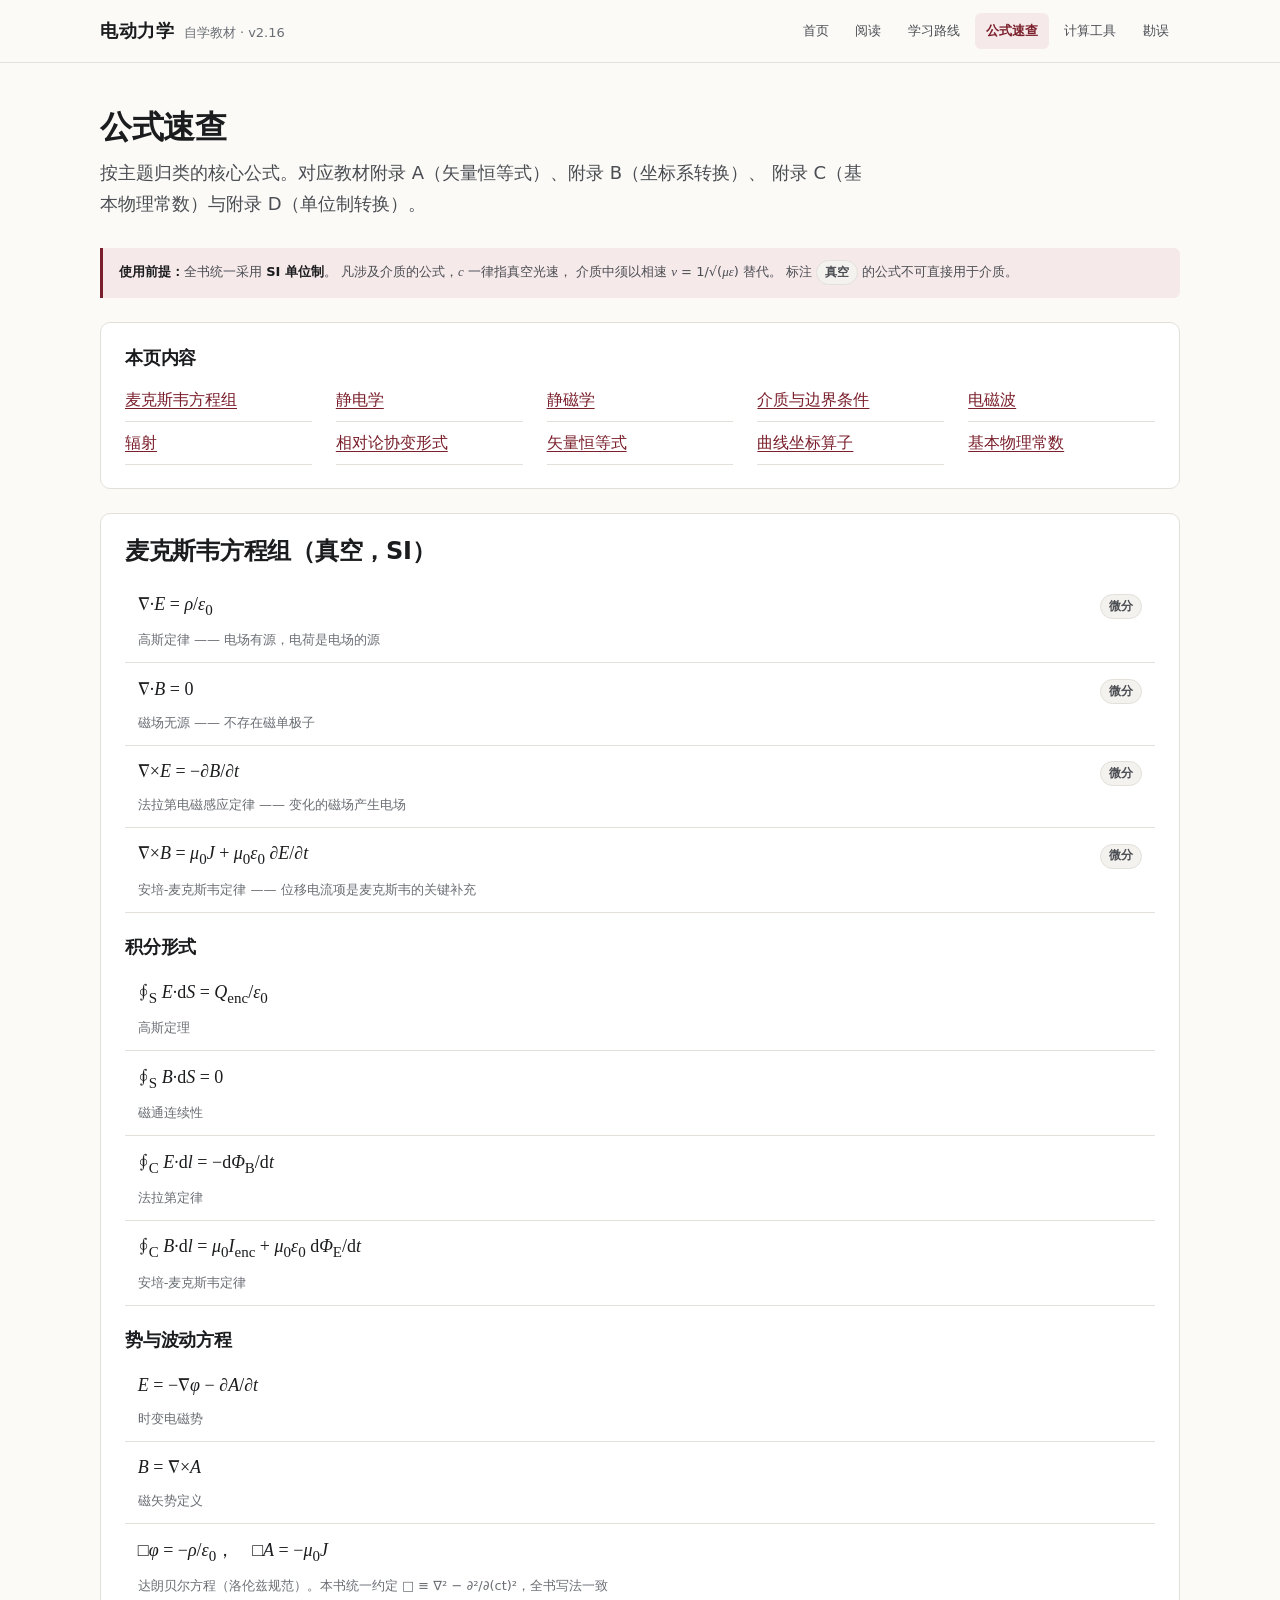
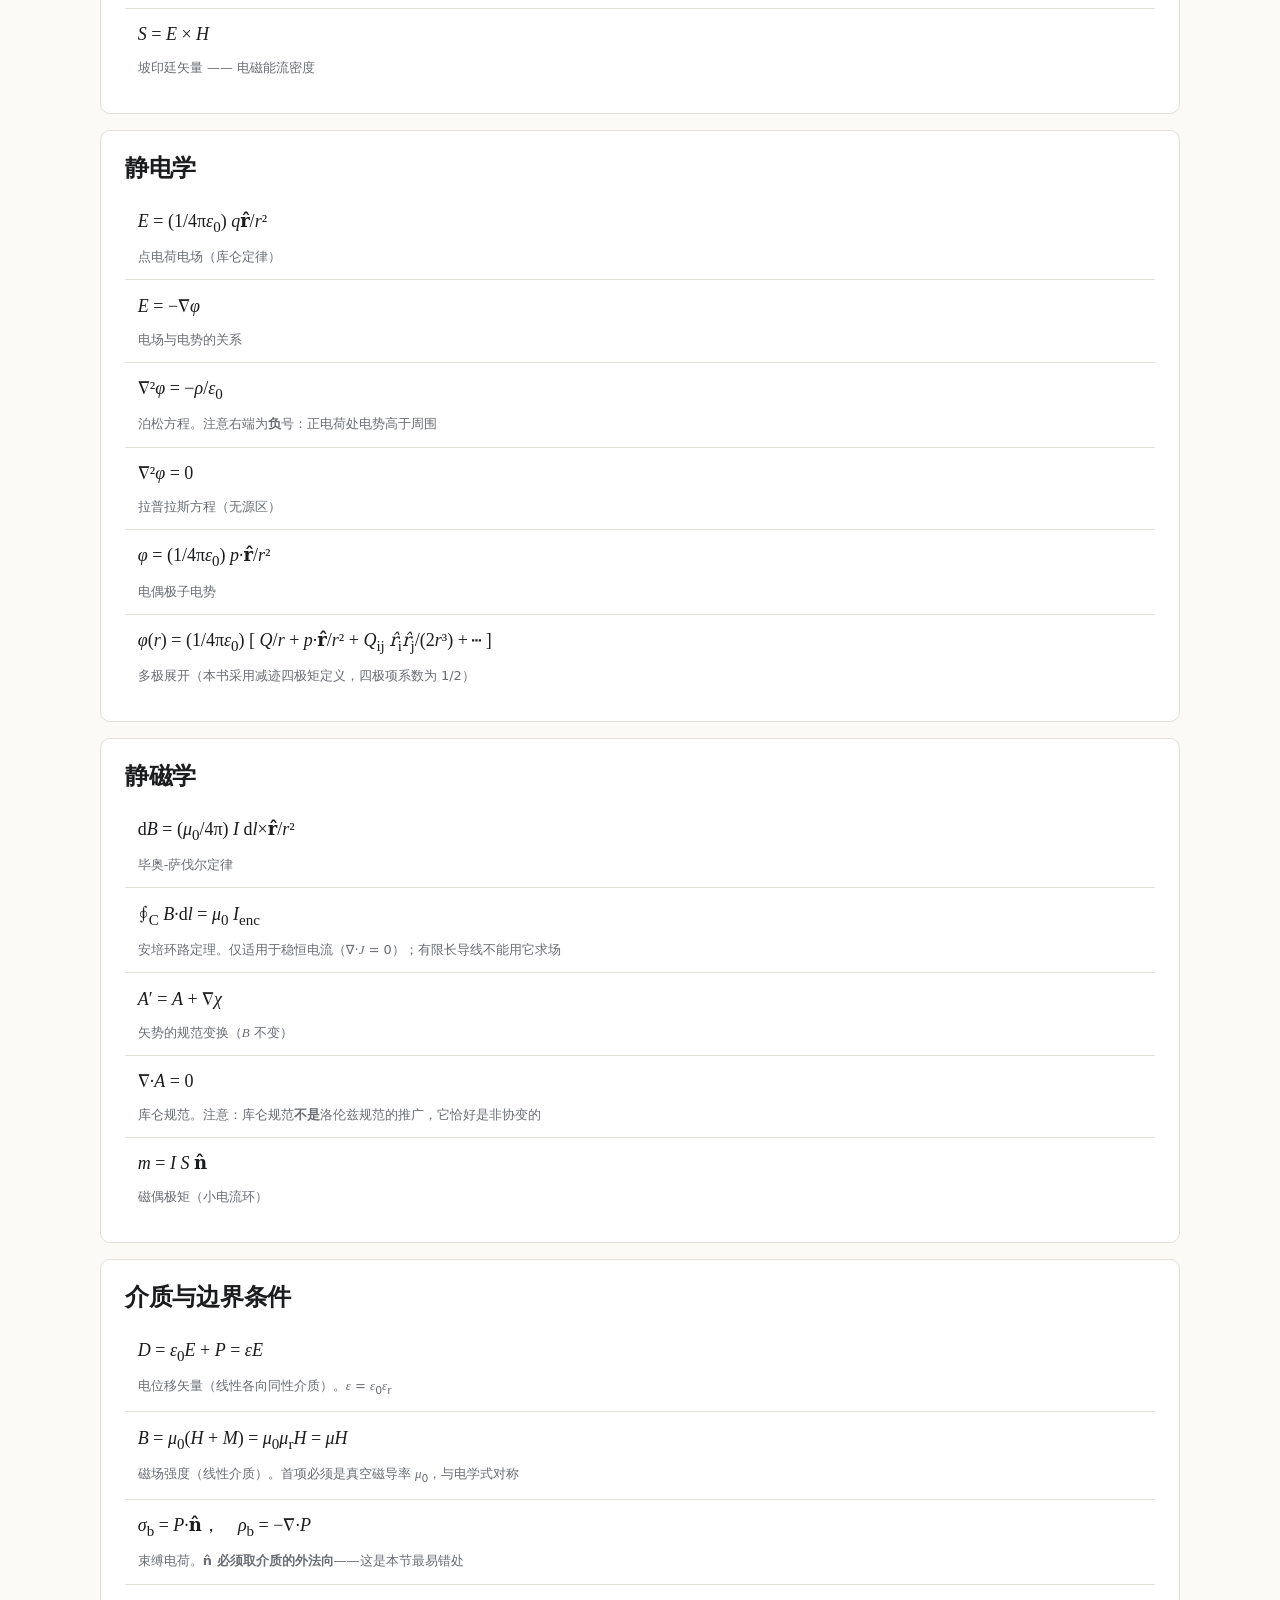
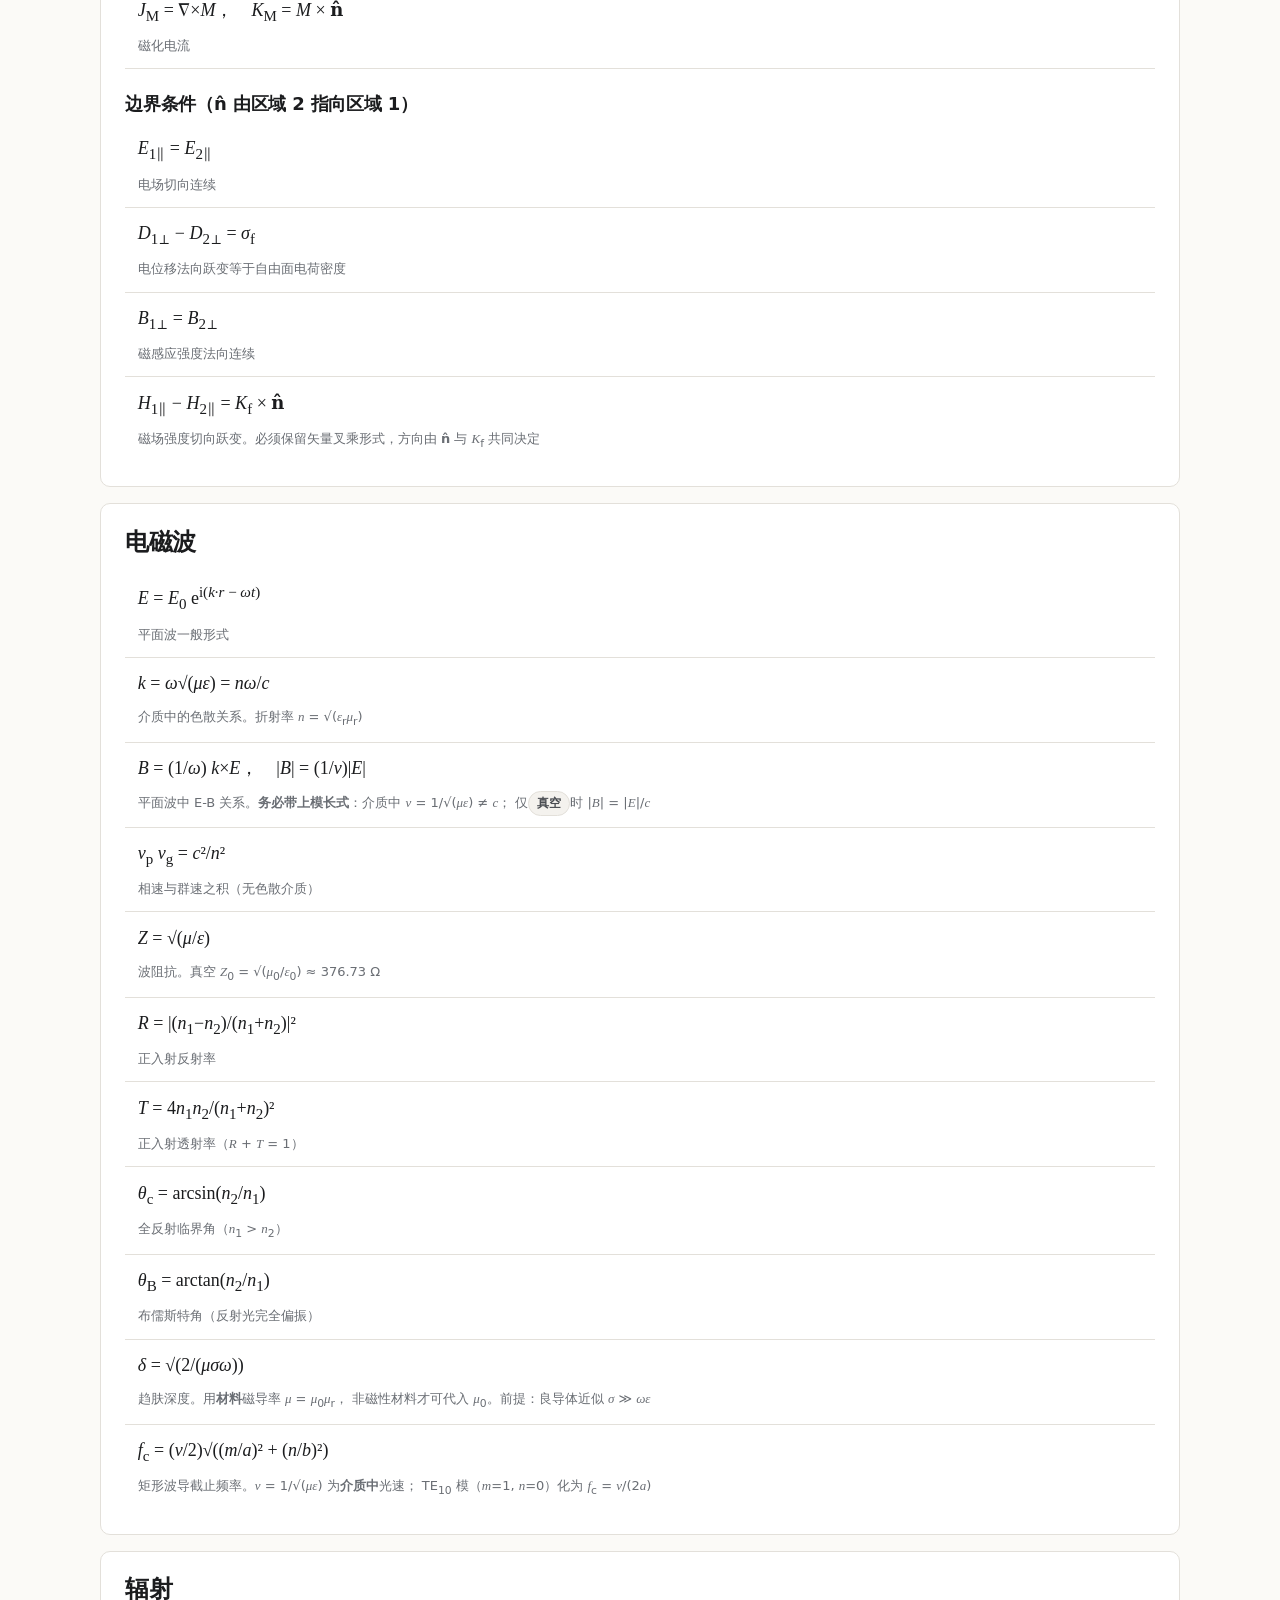
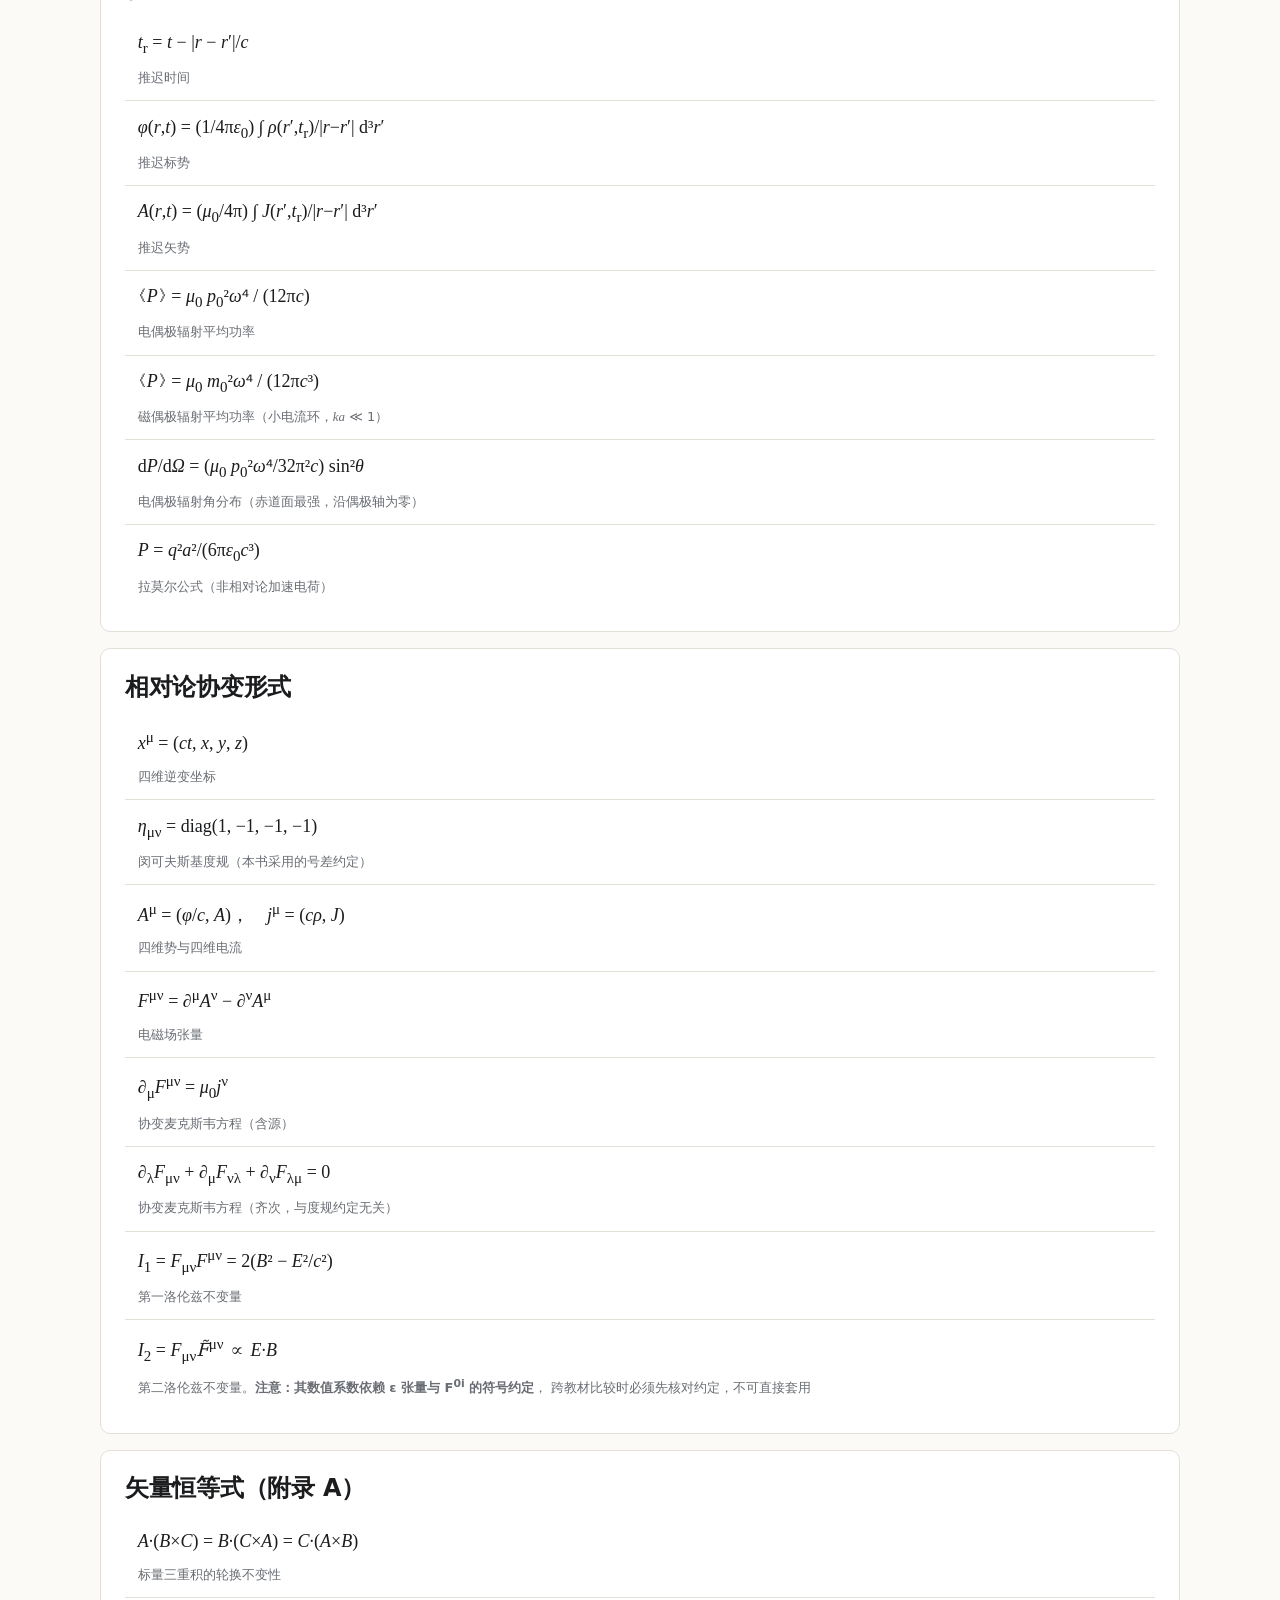
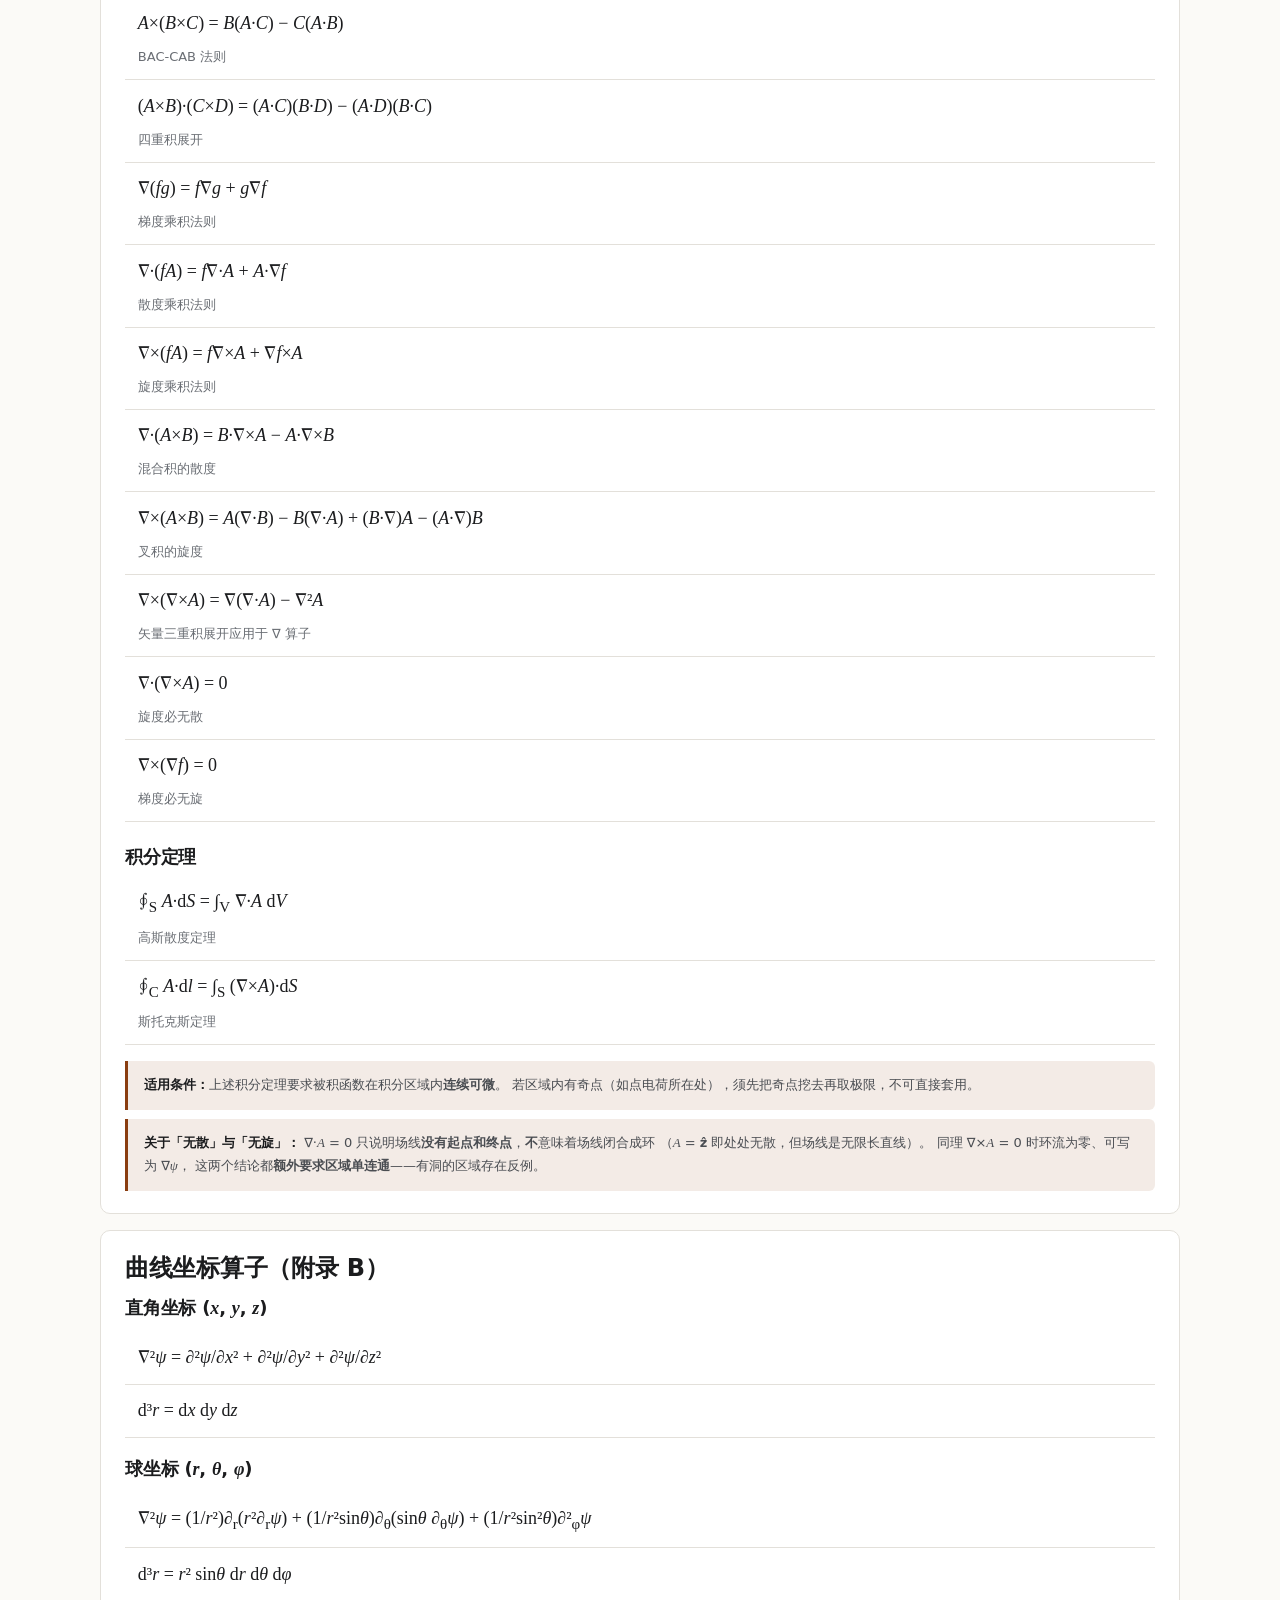
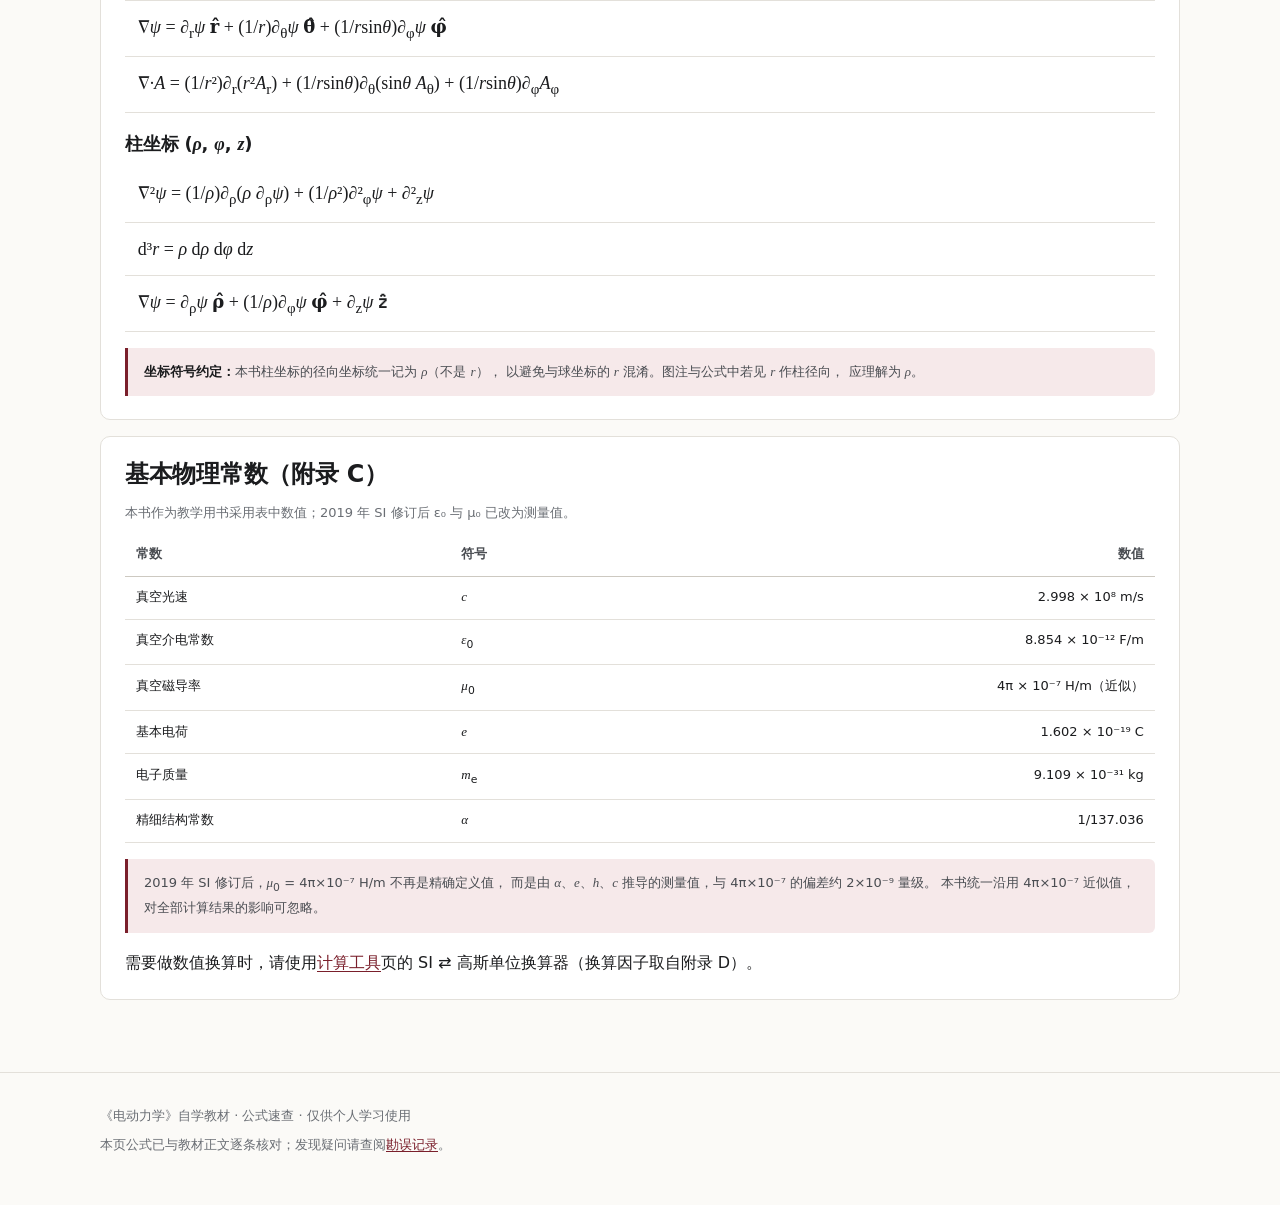
<file: html/formulas.html>
<!DOCTYPE html>
<html lang="zh-CN">
<head>
<meta charset="UTF-8">
<meta name="viewport" content="width=device-width, initial-scale=1">
<title>公式速查 — 电动力学 · 自学教材</title>
<meta name="description" content="电动力学核心公式速查：麦克斯韦方程组、矢量恒等式、曲线坐标算子、基本物理常数与单位制换算。">
<link rel="stylesheet" href="assets/site.css">
</head>
<body>

<a class="skip-link" href="#main">跳转到主内容</a>

<header class="site-header">
  <div class="wrap inner">
    <a class="brand" href="index.html">
      <span class="mark">电动力学</span>
      <span class="sub">自学教材 · v2.16</span>
    </a>
    <nav class="site-nav" aria-label="站点导航">
      <ul>
        <li><a href="index.html">首页</a></li>
        <li><a href="reader.html">阅读</a></li>
        <li><a href="roadmap.html">学习路线</a></li>
        <li><a href="formulas.html" aria-current="page">公式速查</a></li>
        <li><a href="tools.html">计算工具</a></li>
        <li><a href="errata.html">勘误</a></li>
      </ul>
    </nav>
  </div>
</header>

<main id="main">
  <div class="wrap">
    <div class="page-head">
      <h1>公式速查</h1>
      <p class="lede">
        按主题归类的核心公式。对应教材附录 A（矢量恒等式）、附录 B（坐标系转换）、
        附录 C（基本物理常数）与附录 D（单位制转换）。
      </p>
    </div>

    <p class="note" style="margin-bottom:1.5rem">
      <strong>使用前提：</strong>全书统一采用 <strong>SI 单位制</strong>。
      凡涉及介质的公式，<span class="m">c</span> 一律指真空光速，
      介质中须以相速 <span class="m">v</span> = 1/√(<span class="m">με</span>) 替代。
      标注 <span class="badge badge-neutral">真空</span> 的公式不可直接用于介质。
    </p>

    <nav class="card" aria-label="本页目录" style="margin-bottom:1.5rem">
      <h3 style="margin-bottom:.6rem">本页内容</h3>
      <ul class="plain" style="display:grid;grid-template-columns:repeat(auto-fit,minmax(180px,1fr));gap:0 1.5rem">
        <li><a href="#maxwell">麦克斯韦方程组</a></li>
        <li><a href="#electro">静电学</a></li>
        <li><a href="#magneto">静磁学</a></li>
        <li><a href="#media">介质与边界条件</a></li>
        <li><a href="#wave">电磁波</a></li>
        <li><a href="#radiate">辐射</a></li>
        <li><a href="#relativity">相对论协变形式</a></li>
        <li><a href="#vector">矢量恒等式</a></li>
        <li><a href="#coords">曲线坐标算子</a></li>
        <li><a href="#constants">基本物理常数</a></li>
      </ul>
    </nav>

    <!-- 麦克斯韦方程组 -->
    <section class="card" id="maxwell" style="margin-bottom:1rem">
      <h2>麦克斯韦方程组（真空，SI）</h2>
      <div class="formula">
        <div class="fx">∇·<span class="m">E</span> = <span class="m">ρ</span>/<span class="m">ε</span><sub>0</sub></div>
        <div><span class="badge badge-neutral">微分</span></div>
        <div class="fn">高斯定律 —— 电场有源，电荷是电场的源</div>
      </div>
      <div class="formula">
        <div class="fx">∇·<span class="m">B</span> = 0</div>
        <div><span class="badge badge-neutral">微分</span></div>
        <div class="fn">磁场无源 —— 不存在磁单极子</div>
      </div>
      <div class="formula">
        <div class="fx">∇×<span class="m">E</span> = −∂<span class="m">B</span>/∂<span class="m">t</span></div>
        <div><span class="badge badge-neutral">微分</span></div>
        <div class="fn">法拉第电磁感应定律 —— 变化的磁场产生电场</div>
      </div>
      <div class="formula">
        <div class="fx">∇×<span class="m">B</span> = <span class="m">μ</span><sub>0</sub><span class="m">J</span> + <span class="m">μ</span><sub>0</sub><span class="m">ε</span><sub>0</sub> ∂<span class="m">E</span>/∂<span class="m">t</span></div>
        <div><span class="badge badge-neutral">微分</span></div>
        <div class="fn">安培-麦克斯韦定律 —— 位移电流项是麦克斯韦的关键补充</div>
      </div>

      <h3 style="margin:1.4rem 0 .5rem">积分形式</h3>
      <div class="formula">
        <div class="fx">∮<sub>S</sub> <span class="m">E</span>·d<span class="m">S</span> = <span class="m">Q</span><sub>enc</sub>/<span class="m">ε</span><sub>0</sub></div>
        <div class="fn">高斯定理</div>
      </div>
      <div class="formula">
        <div class="fx">∮<sub>S</sub> <span class="m">B</span>·d<span class="m">S</span> = 0</div>
        <div class="fn">磁通连续性</div>
      </div>
      <div class="formula">
        <div class="fx">∮<sub>C</sub> <span class="m">E</span>·d<span class="m">l</span> = −d<span class="m">Φ</span><sub>B</sub>/d<span class="m">t</span></div>
        <div class="fn">法拉第定律</div>
      </div>
      <div class="formula">
        <div class="fx">∮<sub>C</sub> <span class="m">B</span>·d<span class="m">l</span> = <span class="m">μ</span><sub>0</sub><span class="m">I</span><sub>enc</sub> + <span class="m">μ</span><sub>0</sub><span class="m">ε</span><sub>0</sub> d<span class="m">Φ</span><sub>E</sub>/d<span class="m">t</span></div>
        <div class="fn">安培-麦克斯韦定律</div>
      </div>

      <h3 style="margin:1.4rem 0 .5rem">势与波动方程</h3>
      <div class="formula">
        <div class="fx"><span class="m">E</span> = −∇<span class="m">φ</span> − ∂<span class="m">A</span>/∂<span class="m">t</span></div>
        <div class="fn">时变电磁势</div>
      </div>
      <div class="formula">
        <div class="fx"><span class="m">B</span> = ∇×<span class="m">A</span></div>
        <div class="fn">磁矢势定义</div>
      </div>
      <div class="formula">
        <div class="fx">□<span class="m">φ</span> = −<span class="m">ρ</span>/<span class="m">ε</span><sub>0</sub>，　□<span class="m">A</span> = −<span class="m">μ</span><sub>0</sub><span class="m">J</span></div>
        <div class="fn">达朗贝尔方程（洛伦兹规范）。本书统一约定 □ ≡ ∇² − ∂²/∂(ct)²，全书写法一致</div>
      </div>
      <div class="formula">
        <div class="fx"><span class="m">S</span> = <span class="m">E</span> × <span class="m">H</span></div>
        <div class="fn">坡印廷矢量 —— 电磁能流密度</div>
      </div>
    </section>

    <!-- 静电学 -->
    <section class="card" id="electro" style="margin-bottom:1rem">
      <h2>静电学</h2>
      <div class="formula">
        <div class="fx"><span class="m">E</span> = (1/4π<span class="m">ε</span><sub>0</sub>) <span class="m">q</span><b>r̂</b>/<span class="m">r</span>²</div>
        <div class="fn">点电荷电场（库仑定律）</div>
      </div>
      <div class="formula">
        <div class="fx"><span class="m">E</span> = −∇<span class="m">φ</span></div>
        <div class="fn">电场与电势的关系</div>
      </div>
      <div class="formula">
        <div class="fx">∇²<span class="m">φ</span> = −<span class="m">ρ</span>/<span class="m">ε</span><sub>0</sub></div>
        <div class="fn">泊松方程。注意右端为<b>负</b>号：正电荷处电势高于周围</div>
      </div>
      <div class="formula">
        <div class="fx">∇²<span class="m">φ</span> = 0</div>
        <div class="fn">拉普拉斯方程（无源区）</div>
      </div>
      <div class="formula">
        <div class="fx"><span class="m">φ</span> = (1/4π<span class="m">ε</span><sub>0</sub>) <span class="m">p</span>·<b>r̂</b>/<span class="m">r</span>²</div>
        <div class="fn">电偶极子电势</div>
      </div>
      <div class="formula">
        <div class="fx"><span class="m">φ</span>(<span class="m">r</span>) = (1/4π<span class="m">ε</span><sub>0</sub>) [ <span class="m">Q</span>/<span class="m">r</span> + <span class="m">p</span>·<b>r̂</b>/<span class="m">r</span>² + <span class="m">Q</span><sub>ij</sub> <span class="m">r̂</span><sub>i</sub><span class="m">r̂</span><sub>j</sub>/(2<span class="m">r</span>³) + ⋯ ]</div>
        <div class="fn">多极展开（本书采用减迹四极矩定义，四极项系数为 1/2）</div>
      </div>
    </section>

    <!-- 静磁学 -->
    <section class="card" id="magneto" style="margin-bottom:1rem">
      <h2>静磁学</h2>
      <div class="formula">
        <div class="fx">d<span class="m">B</span> = (<span class="m">μ</span><sub>0</sub>/4π) <span class="m">I</span> d<span class="m">l</span>×<b>r̂</b>/<span class="m">r</span>²</div>
        <div class="fn">毕奥-萨伐尔定律</div>
      </div>
      <div class="formula">
        <div class="fx">∮<sub>C</sub> <span class="m">B</span>·d<span class="m">l</span> = <span class="m">μ</span><sub>0</sub> <span class="m">I</span><sub>enc</sub></div>
        <div class="fn">安培环路定理。仅适用于稳恒电流（∇·<span class="m">J</span> = 0）；有限长导线不能用它求场</div>
      </div>
      <div class="formula">
        <div class="fx"><span class="m">A</span>′ = <span class="m">A</span> + ∇<span class="m">χ</span></div>
        <div class="fn">矢势的规范变换（<span class="m">B</span> 不变）</div>
      </div>
      <div class="formula">
        <div class="fx">∇·<span class="m">A</span> = 0</div>
        <div class="fn">库仑规范。注意：库仑规范<b>不是</b>洛伦兹规范的推广，它恰好是非协变的</div>
      </div>
      <div class="formula">
        <div class="fx"><span class="m">m</span> = <span class="m">I</span> <span class="m">S</span> <b>n̂</b></div>
        <div class="fn">磁偶极矩（小电流环）</div>
      </div>
    </section>

    <!-- 介质与边界条件 -->
    <section class="card" id="media" style="margin-bottom:1rem">
      <h2>介质与边界条件</h2>
      <div class="formula">
        <div class="fx"><span class="m">D</span> = <span class="m">ε</span><sub>0</sub><span class="m">E</span> + <span class="m">P</span> = <span class="m">ε</span><span class="m">E</span></div>
        <div class="fn">电位移矢量（线性各向同性介质）。<span class="m">ε</span> = <span class="m">ε</span><sub>0</sub><span class="m">ε</span><sub>r</sub></div>
      </div>
      <div class="formula">
        <div class="fx"><span class="m">B</span> = <span class="m">μ</span><sub>0</sub>(<span class="m">H</span> + <span class="m">M</span>) = <span class="m">μ</span><sub>0</sub><span class="m">μ</span><sub>r</sub><span class="m">H</span> = <span class="m">μ</span><span class="m">H</span></div>
        <div class="fn">磁场强度（线性介质）。首项必须是真空磁导率 <span class="m">μ</span><sub>0</sub>，与电学式对称</div>
      </div>
      <div class="formula">
        <div class="fx"><span class="m">σ</span><sub>b</sub> = <span class="m">P</span>·<b>n̂</b>，　<span class="m">ρ</span><sub>b</sub> = −∇·<span class="m">P</span></div>
        <div class="fn">束缚电荷。<b>n̂ 必须取介质的外法向</b>——这是本节最易错处</div>
      </div>
      <div class="formula">
        <div class="fx"><span class="m">J</span><sub>M</sub> = ∇×<span class="m">M</span>，　<span class="m">K</span><sub>M</sub> = <span class="m">M</span> × <b>n̂</b></div>
        <div class="fn">磁化电流</div>
      </div>
      <h3 style="margin:1.4rem 0 .5rem">边界条件（<b>n̂</b> 由区域 2 指向区域 1）</h3>
      <div class="formula">
        <div class="fx"><span class="m">E</span><sub>1∥</sub> = <span class="m">E</span><sub>2∥</sub></div>
        <div class="fn">电场切向连续</div>
      </div>
      <div class="formula">
        <div class="fx"><span class="m">D</span><sub>1⊥</sub> − <span class="m">D</span><sub>2⊥</sub> = <span class="m">σ</span><sub>f</sub></div>
        <div class="fn">电位移法向跃变等于自由面电荷密度</div>
      </div>
      <div class="formula">
        <div class="fx"><span class="m">B</span><sub>1⊥</sub> = <span class="m">B</span><sub>2⊥</sub></div>
        <div class="fn">磁感应强度法向连续</div>
      </div>
      <div class="formula">
        <div class="fx"><span class="m">H</span><sub>1∥</sub> − <span class="m">H</span><sub>2∥</sub> = <span class="m">K</span><sub>f</sub> × <b>n̂</b></div>
        <div class="fn">磁场强度切向跃变。必须保留矢量叉乘形式，方向由 <b>n̂</b> 与 <span class="m">K</span><sub>f</sub> 共同决定</div>
      </div>
    </section>

    <!-- 电磁波 -->
    <section class="card" id="wave" style="margin-bottom:1rem">
      <h2>电磁波</h2>
      <div class="formula">
        <div class="fx"><span class="m">E</span> = <span class="m">E</span><sub>0</sub> e<sup>i(<span class="m">k</span>·<span class="m">r</span> − <span class="m">ωt</span>)</sup></div>
        <div class="fn">平面波一般形式</div>
      </div>
      <div class="formula">
        <div class="fx"><span class="m">k</span> = <span class="m">ω</span>√(<span class="m">με</span>) = <span class="m">nω</span>/<span class="m">c</span></div>
        <div class="fn">介质中的色散关系。折射率 <span class="m">n</span> = √(<span class="m">ε</span><sub>r</sub><span class="m">μ</span><sub>r</sub>)</div>
      </div>
      <div class="formula">
        <div class="fx"><span class="m">B</span> = (1/<span class="m">ω</span>) <span class="m">k</span>×<span class="m">E</span>，　|<span class="m">B</span>| = (1/<span class="m">v</span>)|<span class="m">E</span>|</div>
        <div class="fn">平面波中 E-B 关系。<b>务必带上模长式</b>：介质中 <span class="m">v</span> = 1/√(<span class="m">με</span>) ≠ <span class="m">c</span>；
          仅<span class="badge badge-neutral">真空</span>时 |<span class="m">B</span>| = |<span class="m">E</span>|/<span class="m">c</span></div>
      </div>
      <div class="formula">
        <div class="fx"><span class="m">v</span><sub>p</sub> <span class="m">v</span><sub>g</sub> = <span class="m">c</span>²/<span class="m">n</span>²</div>
        <div class="fn">相速与群速之积（无色散介质）</div>
      </div>
      <div class="formula">
        <div class="fx"><span class="m">Z</span> = √(<span class="m">μ</span>/<span class="m">ε</span>)</div>
        <div class="fn">波阻抗。真空 <span class="m">Z</span><sub>0</sub> = √(<span class="m">μ</span><sub>0</sub>/<span class="m">ε</span><sub>0</sub>) ≈ 376.73 Ω</div>
      </div>
      <div class="formula">
        <div class="fx"><span class="m">R</span> = |(<span class="m">n</span><sub>1</sub>−<span class="m">n</span><sub>2</sub>)/(<span class="m">n</span><sub>1</sub>+<span class="m">n</span><sub>2</sub>)|²</div>
        <div class="fn">正入射反射率</div>
      </div>
      <div class="formula">
        <div class="fx"><span class="m">T</span> = 4<span class="m">n</span><sub>1</sub><span class="m">n</span><sub>2</sub>/(<span class="m">n</span><sub>1</sub>+<span class="m">n</span><sub>2</sub>)²</div>
        <div class="fn">正入射透射率（<span class="m">R</span> + <span class="m">T</span> = 1）</div>
      </div>
      <div class="formula">
        <div class="fx"><span class="m">θ</span><sub>c</sub> = arcsin(<span class="m">n</span><sub>2</sub>/<span class="m">n</span><sub>1</sub>)</div>
        <div class="fn">全反射临界角（<span class="m">n</span><sub>1</sub> &gt; <span class="m">n</span><sub>2</sub>）</div>
      </div>
      <div class="formula">
        <div class="fx"><span class="m">θ</span><sub>B</sub> = arctan(<span class="m">n</span><sub>2</sub>/<span class="m">n</span><sub>1</sub>)</div>
        <div class="fn">布儒斯特角（反射光完全偏振）</div>
      </div>
      <div class="formula">
        <div class="fx"><span class="m">δ</span> = √(2/(<span class="m">μσω</span>))</div>
        <div class="fn">趋肤深度。用<b>材料</b>磁导率 <span class="m">μ</span> = <span class="m">μ</span><sub>0</sub><span class="m">μ</span><sub>r</sub>，
          非磁性材料才可代入 <span class="m">μ</span><sub>0</sub>。前提：良导体近似 <span class="m">σ</span> ≫ <span class="m">ωε</span></div>
      </div>
      <div class="formula">
        <div class="fx"><span class="m">f</span><sub>c</sub> = (<span class="m">v</span>/2)√((<span class="m">m</span>/<span class="m">a</span>)² + (<span class="m">n</span>/<span class="m">b</span>)²)</div>
        <div class="fn">矩形波导截止频率。<span class="m">v</span> = 1/√(<span class="m">με</span>) 为<b>介质中</b>光速；
          TE<sub>10</sub> 模（<span class="m">m</span>=1, <span class="m">n</span>=0）化为 <span class="m">f</span><sub>c</sub> = <span class="m">v</span>/(2<span class="m">a</span>)</div>
      </div>
    </section>

    <!-- 辐射 -->
    <section class="card" id="radiate" style="margin-bottom:1rem">
      <h2>辐射</h2>
      <div class="formula">
        <div class="fx"><span class="m">t</span><sub>r</sub> = <span class="m">t</span> − |<span class="m">r</span> − <span class="m">r</span>′|/<span class="m">c</span></div>
        <div class="fn">推迟时间</div>
      </div>
      <div class="formula">
        <div class="fx"><span class="m">φ</span>(<span class="m">r</span>,<span class="m">t</span>) = (1/4π<span class="m">ε</span><sub>0</sub>) ∫ <span class="m">ρ</span>(<span class="m">r</span>′,<span class="m">t</span><sub>r</sub>)/|<span class="m">r</span>−<span class="m">r</span>′| d³<span class="m">r</span>′</div>
        <div class="fn">推迟标势</div>
      </div>
      <div class="formula">
        <div class="fx"><span class="m">A</span>(<span class="m">r</span>,<span class="m">t</span>) = (<span class="m">μ</span><sub>0</sub>/4π) ∫ <span class="m">J</span>(<span class="m">r</span>′,<span class="m">t</span><sub>r</sub>)/|<span class="m">r</span>−<span class="m">r</span>′| d³<span class="m">r</span>′</div>
        <div class="fn">推迟矢势</div>
      </div>
      <div class="formula">
        <div class="fx">⟨<span class="m">P</span>⟩ = <span class="m">μ</span><sub>0</sub> <span class="m">p</span><sub>0</sub>²<span class="m">ω</span>⁴ / (12π<span class="m">c</span>)</div>
        <div class="fn">电偶极辐射平均功率</div>
      </div>
      <div class="formula">
        <div class="fx">⟨<span class="m">P</span>⟩ = <span class="m">μ</span><sub>0</sub> <span class="m">m</span><sub>0</sub>²<span class="m">ω</span>⁴ / (12π<span class="m">c</span>³)</div>
        <div class="fn">磁偶极辐射平均功率（小电流环，<span class="m">ka</span> ≪ 1）</div>
      </div>
      <div class="formula">
        <div class="fx">d<span class="m">P</span>/d<span class="m">Ω</span> = (<span class="m">μ</span><sub>0</sub> <span class="m">p</span><sub>0</sub>²<span class="m">ω</span>⁴/32π²<span class="m">c</span>) sin²<span class="m">θ</span></div>
        <div class="fn">电偶极辐射角分布（赤道面最强，沿偶极轴为零）</div>
      </div>
      <div class="formula">
        <div class="fx"><span class="m">P</span> = <span class="m">q</span>²<span class="m">a</span>²/(6π<span class="m">ε</span><sub>0</sub><span class="m">c</span>³)</div>
        <div class="fn">拉莫尔公式（非相对论加速电荷）</div>
      </div>
    </section>

    <!-- 相对论 -->
    <section class="card" id="relativity" style="margin-bottom:1rem">
      <h2>相对论协变形式</h2>
      <div class="formula">
        <div class="fx"><span class="m">x</span><sup>μ</sup> = (<span class="m">ct</span>, <span class="m">x</span>, <span class="m">y</span>, <span class="m">z</span>)</div>
        <div class="fn">四维逆变坐标</div>
      </div>
      <div class="formula">
        <div class="fx"><span class="m">η</span><sub>μν</sub> = diag(1, −1, −1, −1)</div>
        <div class="fn">闵可夫斯基度规（本书采用的号差约定）</div>
      </div>
      <div class="formula">
        <div class="fx"><span class="m">A</span><sup>μ</sup> = (<span class="m">φ</span>/<span class="m">c</span>, <span class="m">A</span>)，　<span class="m">j</span><sup>μ</sup> = (<span class="m">cρ</span>, <span class="m">J</span>)</div>
        <div class="fn">四维势与四维电流</div>
      </div>
      <div class="formula">
        <div class="fx"><span class="m">F</span><sup>μν</sup> = ∂<sup>μ</sup><span class="m">A</span><sup>ν</sup> − ∂<sup>ν</sup><span class="m">A</span><sup>μ</sup></div>
        <div class="fn">电磁场张量</div>
      </div>
      <div class="formula">
        <div class="fx">∂<sub>μ</sub><span class="m">F</span><sup>μν</sup> = <span class="m">μ</span><sub>0</sub><span class="m">j</span><sup>ν</sup></div>
        <div class="fn">协变麦克斯韦方程（含源）</div>
      </div>
      <div class="formula">
        <div class="fx">∂<sub>λ</sub><span class="m">F</span><sub>μν</sub> + ∂<sub>μ</sub><span class="m">F</span><sub>νλ</sub> + ∂<sub>ν</sub><span class="m">F</span><sub>λμ</sub> = 0</div>
        <div class="fn">协变麦克斯韦方程（齐次，与度规约定无关）</div>
      </div>
      <div class="formula">
        <div class="fx"><span class="m">I</span><sub>1</sub> = <span class="m">F</span><sub>μν</sub><span class="m">F</span><sup>μν</sup> = 2(<span class="m">B</span>² − <span class="m">E</span>²/<span class="m">c</span>²)</div>
        <div class="fn">第一洛伦兹不变量</div>
      </div>
      <div class="formula">
        <div class="fx"><span class="m">I</span><sub>2</sub> = <span class="m">F</span><sub>μν</sub><span class="m">F̃</span><sup>μν</sup> ∝ <span class="m">E</span>·<span class="m">B</span></div>
        <div class="fn">第二洛伦兹不变量。<b>注意：其数值系数依赖 ε 张量与 F<sup>0i</sup> 的符号约定</b>，
          跨教材比较时必须先核对约定，不可直接套用</div>
      </div>
    </section>

    <!-- 矢量恒等式 -->
    <section class="card" id="vector" style="margin-bottom:1rem">
      <h2>矢量恒等式（附录 A）</h2>
      <div class="formula"><div class="fx"><span class="m">A</span>·(<span class="m">B</span>×<span class="m">C</span>) = <span class="m">B</span>·(<span class="m">C</span>×<span class="m">A</span>) = <span class="m">C</span>·(<span class="m">A</span>×<span class="m">B</span>)</div><div class="fn">标量三重积的轮换不变性</div></div>
      <div class="formula"><div class="fx"><span class="m">A</span>×(<span class="m">B</span>×<span class="m">C</span>) = <span class="m">B</span>(<span class="m">A</span>·<span class="m">C</span>) − <span class="m">C</span>(<span class="m">A</span>·<span class="m">B</span>)</div><div class="fn">BAC-CAB 法则</div></div>
      <div class="formula"><div class="fx">(<span class="m">A</span>×<span class="m">B</span>)·(<span class="m">C</span>×<span class="m">D</span>) = (<span class="m">A</span>·<span class="m">C</span>)(<span class="m">B</span>·<span class="m">D</span>) − (<span class="m">A</span>·<span class="m">D</span>)(<span class="m">B</span>·<span class="m">C</span>)</div><div class="fn">四重积展开</div></div>
      <div class="formula"><div class="fx">∇(<span class="m">fg</span>) = <span class="m">f</span>∇<span class="m">g</span> + <span class="m">g</span>∇<span class="m">f</span></div><div class="fn">梯度乘积法则</div></div>
      <div class="formula"><div class="fx">∇·(<span class="m">fA</span>) = <span class="m">f</span>∇·<span class="m">A</span> + <span class="m">A</span>·∇<span class="m">f</span></div><div class="fn">散度乘积法则</div></div>
      <div class="formula"><div class="fx">∇×(<span class="m">fA</span>) = <span class="m">f</span>∇×<span class="m">A</span> + ∇<span class="m">f</span>×<span class="m">A</span></div><div class="fn">旋度乘积法则</div></div>
      <div class="formula"><div class="fx">∇·(<span class="m">A</span>×<span class="m">B</span>) = <span class="m">B</span>·∇×<span class="m">A</span> − <span class="m">A</span>·∇×<span class="m">B</span></div><div class="fn">混合积的散度</div></div>
      <div class="formula"><div class="fx">∇×(<span class="m">A</span>×<span class="m">B</span>) = <span class="m">A</span>(∇·<span class="m">B</span>) − <span class="m">B</span>(∇·<span class="m">A</span>) + (<span class="m">B</span>·∇)<span class="m">A</span> − (<span class="m">A</span>·∇)<span class="m">B</span></div><div class="fn">叉积的旋度</div></div>
      <div class="formula"><div class="fx">∇×(∇×<span class="m">A</span>) = ∇(∇·<span class="m">A</span>) − ∇²<span class="m">A</span></div><div class="fn">矢量三重积展开应用于 ∇ 算子</div></div>
      <div class="formula"><div class="fx">∇·(∇×<span class="m">A</span>) = 0</div><div class="fn">旋度必无散</div></div>
      <div class="formula"><div class="fx">∇×(∇<span class="m">f</span>) = 0</div><div class="fn">梯度必无旋</div></div>
      <h3 style="margin:1.4rem 0 .5rem">积分定理</h3>
      <div class="formula"><div class="fx">∮<sub>S</sub> <span class="m">A</span>·d<span class="m">S</span> = ∫<sub>V</sub> ∇·<span class="m">A</span> d<span class="m">V</span></div><div class="fn">高斯散度定理</div></div>
      <div class="formula"><div class="fx">∮<sub>C</sub> <span class="m">A</span>·d<span class="m">l</span> = ∫<sub>S</sub> (∇×<span class="m">A</span>)·d<span class="m">S</span></div><div class="fn">斯托克斯定理</div></div>
      <p class="note note-warn" style="margin-top:1rem">
        <strong>适用条件：</strong>上述积分定理要求被积函数在积分区域内<b>连续可微</b>。
        若区域内有奇点（如点电荷所在处），须先把奇点挖去再取极限，不可直接套用。
      </p>
      <p class="note note-warn" style="margin-top:.6rem">
        <strong>关于「无散」与「无旋」：</strong>
        ∇·<span class="m">A</span> = 0 只说明场线<b>没有起点和终点</b>，<b>不</b>意味着场线闭合成环
        （<span class="m">A</span> = <b>ẑ</b> 即处处无散，但场线是无限长直线）。
        同理 ∇×<span class="m">A</span> = 0 时环流为零、可写为 ∇<span class="m">ψ</span>，
        这两个结论都<b>额外要求区域单连通</b>——有洞的区域存在反例。
      </p>
    </section>

    <!-- 曲线坐标 -->
    <section class="card" id="coords" style="margin-bottom:1rem">
      <h2>曲线坐标算子（附录 B）</h2>

      <h3>直角坐标 (<span class="m">x</span>, <span class="m">y</span>, <span class="m">z</span>)</h3>
      <div class="formula">
        <div class="fx">∇²<span class="m">ψ</span> = ∂²<span class="m">ψ</span>/∂<span class="m">x</span>² + ∂²<span class="m">ψ</span>/∂<span class="m">y</span>² + ∂²<span class="m">ψ</span>/∂<span class="m">z</span>²</div>
      </div>
      <div class="formula"><div class="fx">d³<span class="m">r</span> = d<span class="m">x</span> d<span class="m">y</span> d<span class="m">z</span></div></div>

      <h3 style="margin-top:1.2rem">球坐标 (<span class="m">r</span>, <span class="m">θ</span>, <span class="m">φ</span>)</h3>
      <div class="formula">
        <div class="fx">∇²<span class="m">ψ</span> = (1/<span class="m">r</span>²)∂<sub>r</sub>(<span class="m">r</span>²∂<sub>r</sub><span class="m">ψ</span>)
          + (1/<span class="m">r</span>²sin<span class="m">θ</span>)∂<sub>θ</sub>(sin<span class="m">θ</span> ∂<sub>θ</sub><span class="m">ψ</span>)
          + (1/<span class="m">r</span>²sin²<span class="m">θ</span>)∂²<sub>φ</sub><span class="m">ψ</span></div>
      </div>
      <div class="formula"><div class="fx">d³<span class="m">r</span> = <span class="m">r</span>² sin<span class="m">θ</span> d<span class="m">r</span> d<span class="m">θ</span> d<span class="m">φ</span></div></div>
      <div class="formula">
        <div class="fx">∇<span class="m">ψ</span> = ∂<sub>r</sub><span class="m">ψ</span> <b>r̂</b> + (1/<span class="m">r</span>)∂<sub>θ</sub><span class="m">ψ</span> <b>θ̂</b> + (1/<span class="m">r</span>sin<span class="m">θ</span>)∂<sub>φ</sub><span class="m">ψ</span> <b>φ̂</b></div>
      </div>
      <div class="formula">
        <div class="fx">∇·<span class="m">A</span> = (1/<span class="m">r</span>²)∂<sub>r</sub>(<span class="m">r</span>²<span class="m">A</span><sub>r</sub>)
          + (1/<span class="m">r</span>sin<span class="m">θ</span>)∂<sub>θ</sub>(sin<span class="m">θ</span> <span class="m">A</span><sub>θ</sub>)
          + (1/<span class="m">r</span>sin<span class="m">θ</span>)∂<sub>φ</sub><span class="m">A</span><sub>φ</sub></div>
      </div>

      <h3 style="margin-top:1.2rem">柱坐标 (<span class="m">ρ</span>, <span class="m">φ</span>, <span class="m">z</span>)</h3>
      <div class="formula">
        <div class="fx">∇²<span class="m">ψ</span> = (1/<span class="m">ρ</span>)∂<sub>ρ</sub>(<span class="m">ρ</span> ∂<sub>ρ</sub><span class="m">ψ</span>)
          + (1/<span class="m">ρ</span>²)∂²<sub>φ</sub><span class="m">ψ</span> + ∂²<sub>z</sub><span class="m">ψ</span></div>
      </div>
      <div class="formula"><div class="fx">d³<span class="m">r</span> = <span class="m">ρ</span> d<span class="m">ρ</span> d<span class="m">φ</span> d<span class="m">z</span></div></div>
      <div class="formula">
        <div class="fx">∇<span class="m">ψ</span> = ∂<sub>ρ</sub><span class="m">ψ</span> <b>ρ̂</b> + (1/<span class="m">ρ</span>)∂<sub>φ</sub><span class="m">ψ</span> <b>φ̂</b> + ∂<sub>z</sub><span class="m">ψ</span> <b>ẑ</b></div>
      </div>
      <p class="note" style="margin-top:1rem">
        <strong>坐标符号约定：</strong>本书柱坐标的径向坐标统一记为 <span class="m">ρ</span>（不是 <span class="m">r</span>），
        以避免与球坐标的 <span class="m">r</span> 混淆。图注与公式中若见 <span class="m">r</span> 作柱径向，
        应理解为 <span class="m">ρ</span>。
      </p>
    </section>

    <!-- 常数 -->
    <section class="card" id="constants" style="margin-bottom:1rem">
      <h2>基本物理常数（附录 C）</h2>
      <div class="table-scroll">
        <table class="data">
          <caption>本书作为教学用书采用表中数值；2019 年 SI 修订后 ε₀ 与 μ₀ 已改为测量值。</caption>
          <thead>
            <tr><th>常数</th><th>符号</th><th class="num">数值</th></tr>
          </thead>
          <tbody>
            <tr><td>真空光速</td><td><span class="m">c</span></td><td class="num">2.998 × 10⁸ m/s</td></tr>
            <tr><td>真空介电常数</td><td><span class="m">ε</span><sub>0</sub></td><td class="num">8.854 × 10⁻¹² F/m</td></tr>
            <tr><td>真空磁导率</td><td><span class="m">μ</span><sub>0</sub></td><td class="num">4π × 10⁻⁷ H/m（近似）</td></tr>
            <tr><td>基本电荷</td><td><span class="m">e</span></td><td class="num">1.602 × 10⁻¹⁹ C</td></tr>
            <tr><td>电子质量</td><td><span class="m">m</span><sub>e</sub></td><td class="num">9.109 × 10⁻³¹ kg</td></tr>
            <tr><td>精细结构常数</td><td><span class="m">α</span></td><td class="num">1/137.036</td></tr>
          </tbody>
        </table>
      </div>
      <p class="note" style="margin-top:1rem">
        2019 年 SI 修订后，<span class="m">μ</span><sub>0</sub> = 4π×10⁻⁷ H/m 不再是精确定义值，
        而是由 <span class="m">α</span>、<span class="m">e</span>、<span class="m">h</span>、<span class="m">c</span>
        推导的测量值，与 4π×10⁻⁷ 的偏差约 2×10⁻⁹ 量级。
        本书统一沿用 4π×10⁻⁷ 近似值，对全部计算结果的影响可忽略。
      </p>
      <p style="margin-top:1rem">
        需要做数值换算时，请使用<a href="tools.html">计算工具</a>页的
        SI ⇄ 高斯单位换算器（换算因子取自附录 D）。
      </p>
    </section>

  </div>
    <noscript>
      <p class="note">
        本页全部公式为静态内容，无 JavaScript 也可正常阅读。
        页首的「本页内容」导航锚点在无脚本时仍可用（浏览器原生锚点）。
        需要做数值换算请见<a href="../electrodynamics_textbook_v2.pdf">教材 PDF</a>附录 D。
      </p>
    </noscript>

</main>

<footer class="site-footer">
  <div class="wrap">
    <p>《电动力学》自学教材 · 公式速查 · 仅供个人学习使用</p>
    <p>本页公式已与教材正文逐条核对；发现疑问请查阅<a href="errata.html">勘误记录</a>。</p>
  </div>
</footer>

<script src="book-data.js"></script>
<script src="assets/site.js"></script>
</body>
</html>
</file>
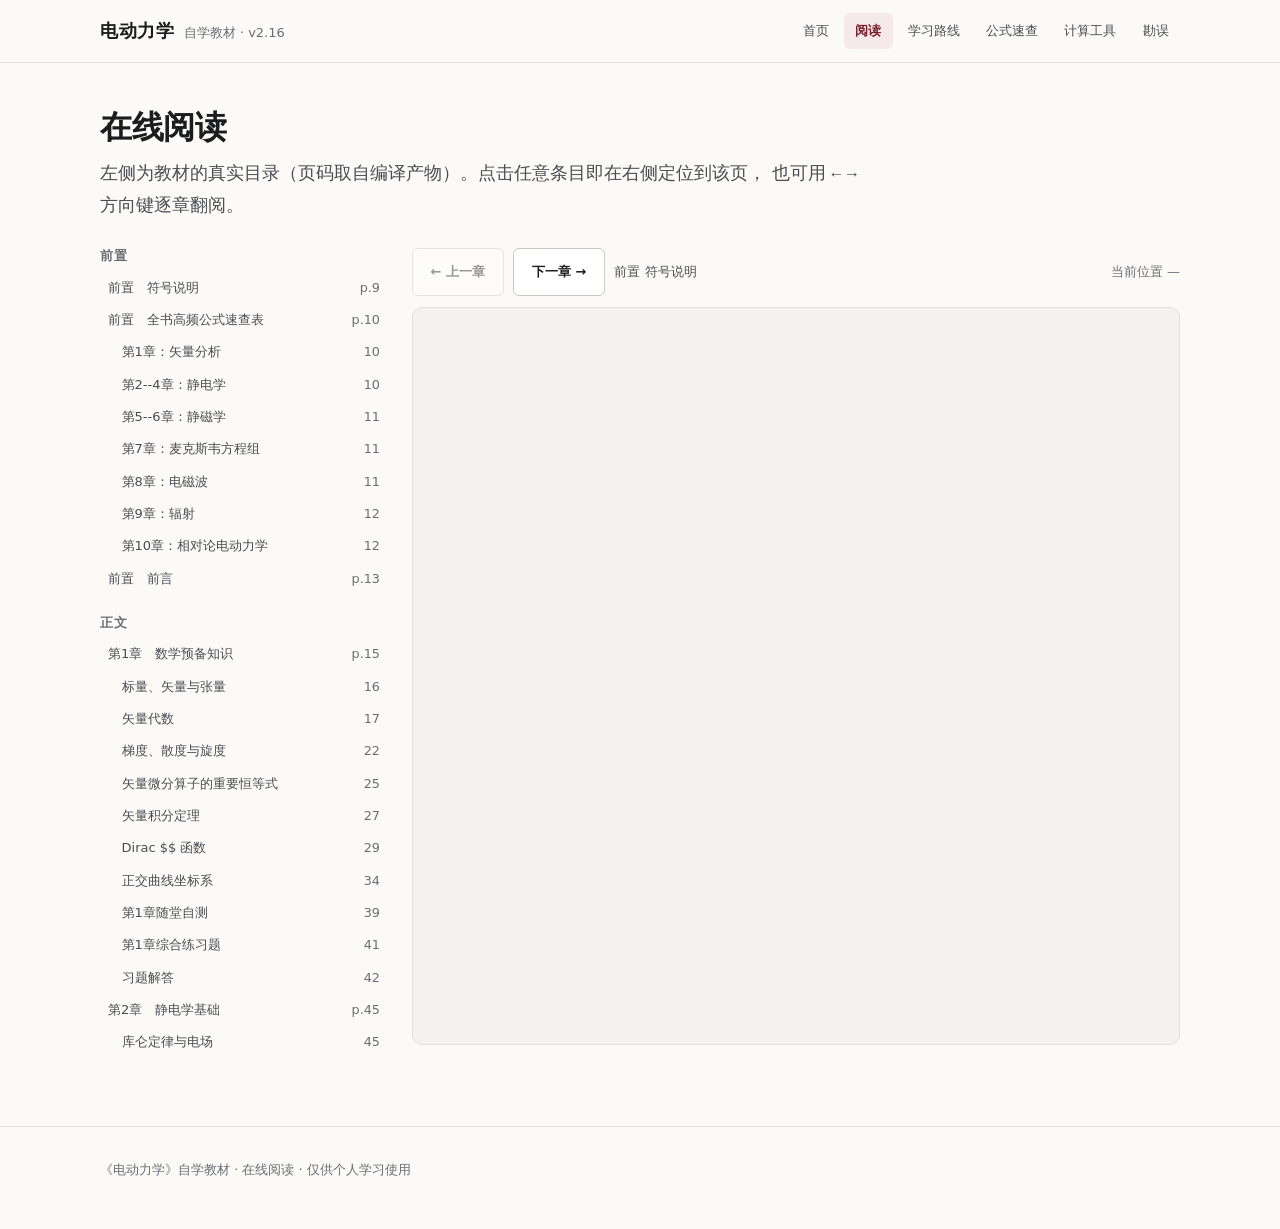
<file: html/reader.html>
<!DOCTYPE html>
<html lang="zh-CN">
<head>
<meta charset="UTF-8">
<meta name="viewport" content="width=device-width, initial-scale=1">
<title>在线阅读 — 电动力学 · 自学教材</title>
<meta name="description" content="在线阅读《电动力学》自学教材：按真实目录定位章节，支持键盘翻页。">
<link rel="stylesheet" href="assets/site.css">
</head>
<body>

<a class="skip-link" href="#main">跳转到主内容</a>

<header class="site-header">
  <div class="wrap inner">
    <a class="brand" href="index.html">
      <span class="mark">电动力学</span>
      <span class="sub">自学教材 · v2.16</span>
    </a>
    <nav class="site-nav" aria-label="站点导航">
      <ul>
        <li><a href="index.html">首页</a></li>
        <li><a href="reader.html" aria-current="page">阅读</a></li>
        <li><a href="roadmap.html">学习路线</a></li>
        <li><a href="formulas.html">公式速查</a></li>
        <li><a href="tools.html">计算工具</a></li>
        <li><a href="errata.html">勘误</a></li>
      </ul>
    </nav>
  </div>
</header>

<main id="main">
  <div class="wrap">
    <div class="page-head">
      <h1>在线阅读</h1>
      <p class="lede">
        左侧为教材的真实目录（页码取自编译产物）。点击任意条目即在右侧定位到该页，
        也可用 <kbd>←</kbd> <kbd>→</kbd> 方向键逐章翻阅。
      </p>
    </div>

    <div class="reader-shell">

      <!-- 目录 -->
      <aside class="toc-pane" aria-label="教材目录">
        <div id="tocPane"></div>
        <div class="note" style="margin-top:1rem">
          <strong>提示：</strong>本页内嵌 PDF 阅读器。
          若浏览器未能显示，请<a href="../electrodynamics_textbook_v2.pdf">直接打开 PDF</a>。
        </div>
      </aside>

      <!-- 阅读区 -->
      <section aria-label="PDF 正文">
        <div style="display:flex;align-items:center;gap:.6rem;flex-wrap:wrap;margin-bottom:.7rem">
          <button class="btn" id="prevBtn" type="button">← 上一章</button>
          <button class="btn" id="nextBtn" type="button">下一章 →</button>
          <span style="color:var(--ink-2);font-size:var(--step--1);flex:1;min-width:8rem">
            <span id="chapterInfo">加载中…</span>
          </span>
          <span style="color:var(--ink-3);font-size:var(--step--1);font-variant-numeric:tabular-nums">
            当前位置 <span id="curPage">—</span>
          </span>
        </div>

        <iframe id="pdfFrame" class="pdf-frame" title="《电动力学》教材 PDF 正文"
                src="../electrodynamics_textbook_v2.pdf"></iframe>

        <noscript>
          <p class="note note-warn" style="margin-top:1rem">
            目录与翻页需要 JavaScript。请<a href="../electrodynamics_textbook_v2.pdf">直接打开 PDF</a>，
            其中的书签栏提供了同样的章节导航。
          </p>
        </noscript>
      </section>

    </div>
  </div>
</main>

<footer class="site-footer">
  <div class="wrap">
    <p>《电动力学》自学教材 · 在线阅读 · 仅供个人学习使用</p>
  </div>
</footer>

<script src="book-data.js"></script>
<script src="assets/site.js"></script>
</body>
</html>
</file>
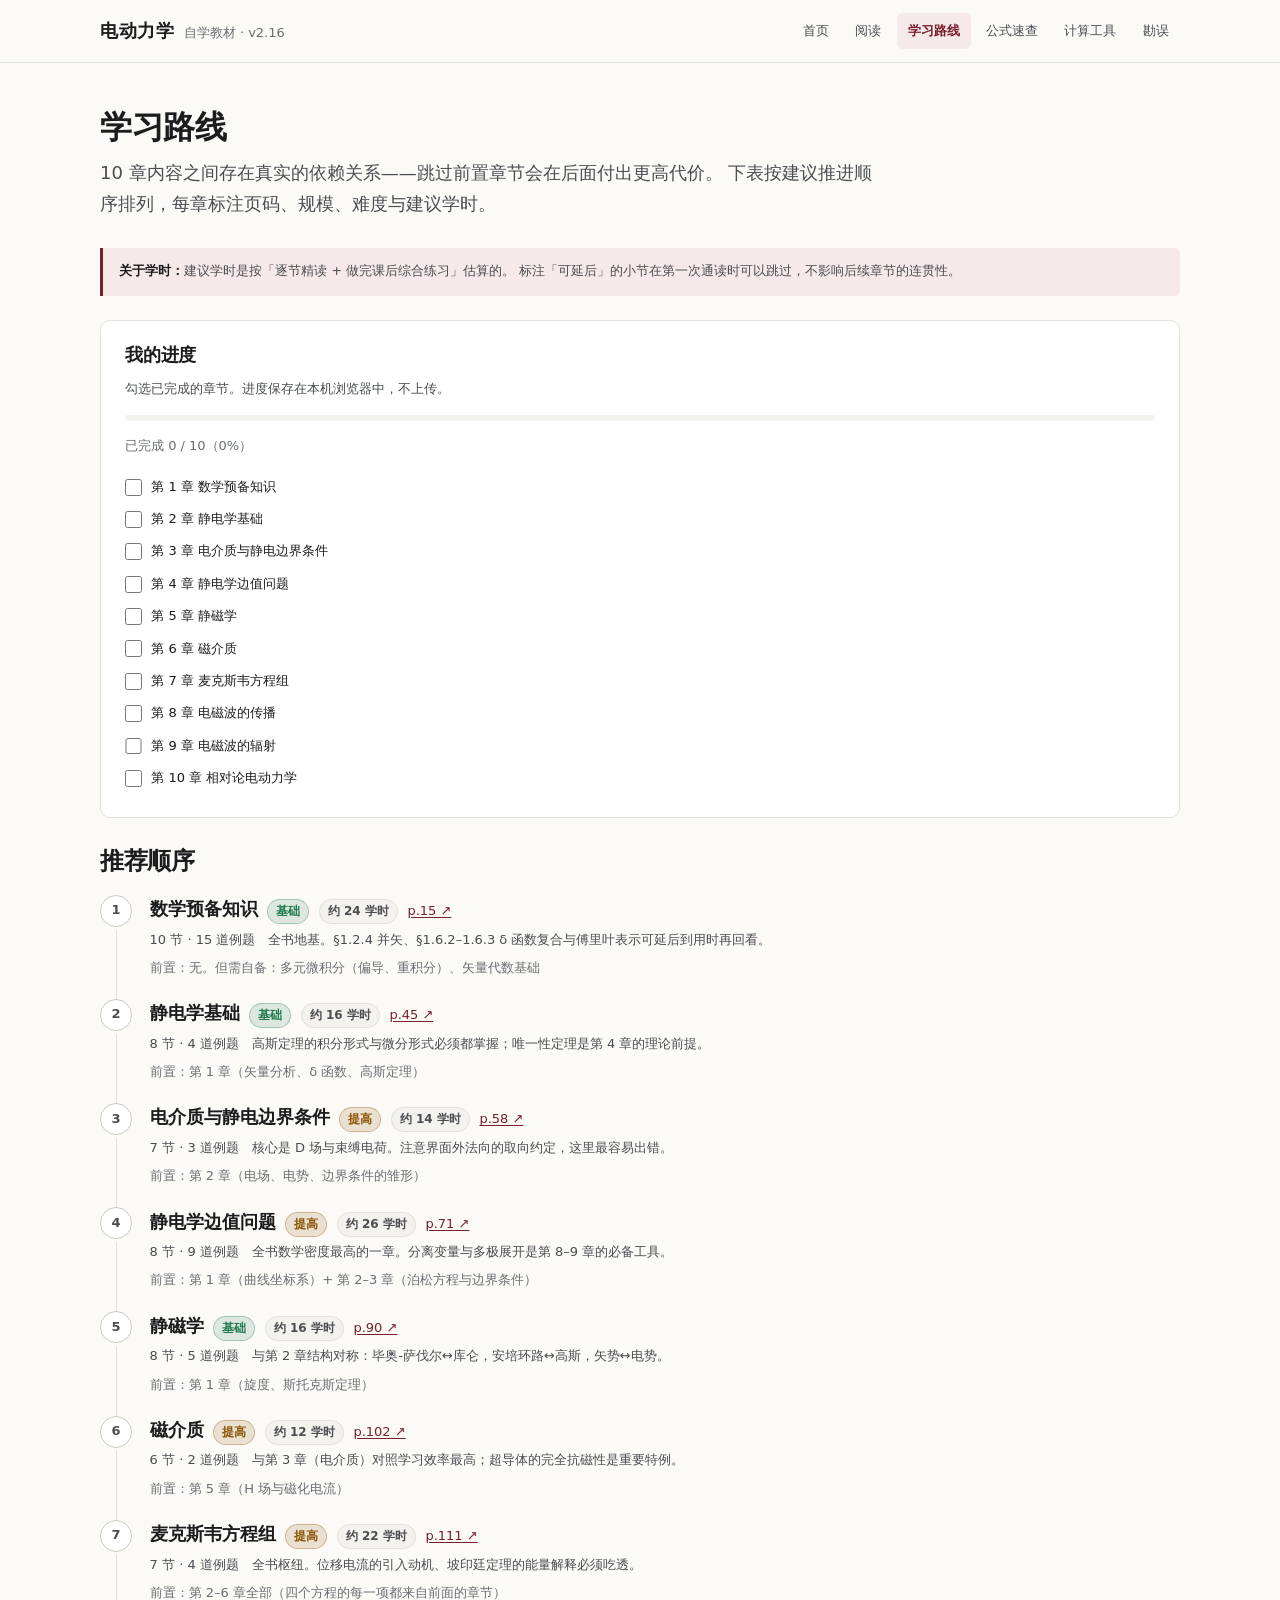
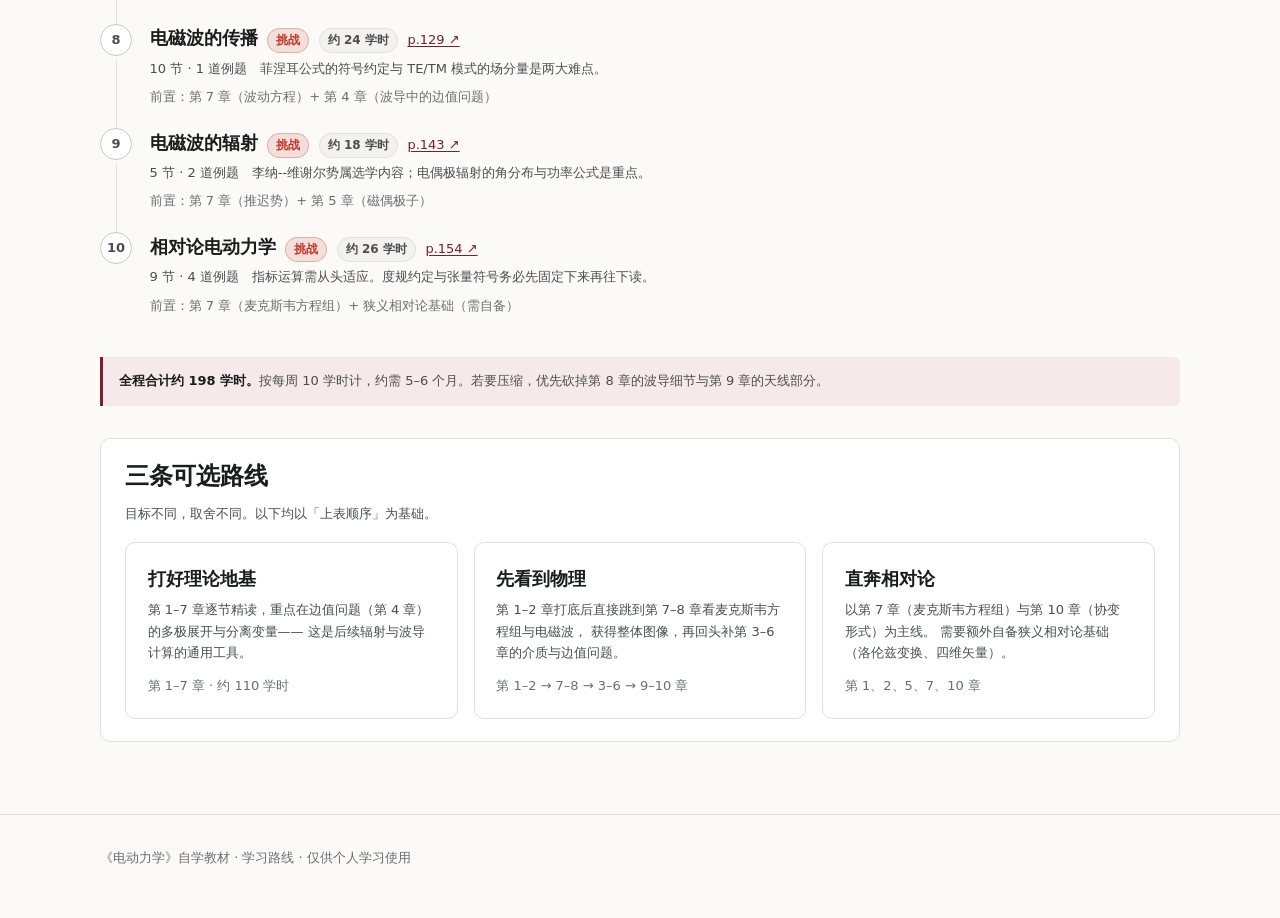
<file: html/roadmap.html>
<!DOCTYPE html>
<html lang="zh-CN">
<head>
<meta charset="UTF-8">
<meta name="viewport" content="width=device-width, initial-scale=1">
<title>学习路线 — 电动力学 · 自学教材</title>
<meta name="description" content="《电动力学》自学教材的 10 章推进顺序、前置依赖、难度与建议学时。">
<link rel="stylesheet" href="assets/site.css">
</head>
<body>

<a class="skip-link" href="#main">跳转到主内容</a>

<header class="site-header">
  <div class="wrap inner">
    <a class="brand" href="index.html">
      <span class="mark">电动力学</span>
      <span class="sub">自学教材 · v2.16</span>
    </a>
    <nav class="site-nav" aria-label="站点导航">
      <ul>
        <li><a href="index.html">首页</a></li>
        <li><a href="reader.html">阅读</a></li>
        <li><a href="roadmap.html" aria-current="page">学习路线</a></li>
        <li><a href="formulas.html">公式速查</a></li>
        <li><a href="tools.html">计算工具</a></li>
        <li><a href="errata.html">勘误</a></li>
      </ul>
    </nav>
  </div>
</header>

<main id="main">
  <div class="wrap">
    <div class="page-head">
      <h1>学习路线</h1>
      <p class="lede">
        10 章内容之间存在真实的依赖关系——跳过前置章节会在后面付出更高代价。
        下表按建议推进顺序排列，每章标注页码、规模、难度与建议学时。
      </p>
    </div>

    <div class="note" style="margin-bottom:1.5rem">
      <strong>关于学时：</strong>建议学时是按「逐节精读 + 做完课后综合练习」估算的。
      标注「可延后」的小节在第一次通读时可以跳过，不影响后续章节的连贯性。
    </div>

    <!-- 进度 -->
    <div class="card" style="margin-bottom:1.75rem">
      <h3>我的进度</h3>
      <p style="color:var(--ink-2);font-size:var(--step--1)">
        勾选已完成的章节。进度保存在本机浏览器中，不上传。
      </p>
      <div class="progress-bar" id="progressBar" style="margin:.9rem 0"><span></span></div>
      <p id="progressText" style="font-size:var(--step--1);color:var(--ink-3)">—</p>
      <ul class="progress-list" id="progressList" style="margin-top:.8rem"></ul>
    </div>

    <h2 style="margin-bottom:1rem">推荐顺序</h2>

    <!-- 本列表的静态内容即为完整的学习计划，无 JS 时同样可读。
         site.js / 本页脚本只做「增强」：补充页码、节数、例题数与进度勾选。 -->
    <ol class="roadmap" id="roadmap">
      <li data-step="1">
        <div class="r-head"><span class="r-title">数学预备知识</span>
          <span class="badge badge-basic">基础</span>
          <span class="badge badge-neutral">约 24 学时</span></div>
        <div class="r-desc">全书地基。§1.2.4 并矢、§1.6.2–1.6.3 δ 函数复合与傅里叶表示可延后到用时再回看。</div>
        <div class="r-deps">前置：无。但需自备：多元微积分（偏导、重积分）、矢量代数基础</div>
      </li>
      <li data-step="2">
        <div class="r-head"><span class="r-title">静电学基础</span>
          <span class="badge badge-basic">基础</span>
          <span class="badge badge-neutral">约 16 学时</span></div>
        <div class="r-desc">高斯定理的积分形式与微分形式必须都掌握；唯一性定理是第 4 章的理论前提。</div>
        <div class="r-deps">前置：第 1 章（矢量分析、δ 函数、高斯定理）</div>
      </li>
      <li data-step="3">
        <div class="r-head"><span class="r-title">电介质与静电边界条件</span>
          <span class="badge badge-mid">提高</span>
          <span class="badge badge-neutral">约 14 学时</span></div>
        <div class="r-desc">核心是 D 场与束缚电荷。注意界面外法向的取向约定，这里最容易出错。</div>
        <div class="r-deps">前置：第 2 章（电场、电势、边界条件的雏形）</div>
      </li>
      <li data-step="4">
        <div class="r-head"><span class="r-title">静电学边值问题</span>
          <span class="badge badge-mid">提高</span>
          <span class="badge badge-neutral">约 26 学时</span></div>
        <div class="r-desc">全书数学密度最高的一章。分离变量与多极展开是第 8–9 章的必备工具。</div>
        <div class="r-deps">前置：第 1 章（曲线坐标系）+ 第 2–3 章（泊松方程与边界条件）</div>
      </li>
      <li data-step="5">
        <div class="r-head"><span class="r-title">静磁学</span>
          <span class="badge badge-basic">基础</span>
          <span class="badge badge-neutral">约 16 学时</span></div>
        <div class="r-desc">与第 2 章结构对称：毕奥-萨伐尔↔库仑，安培环路↔高斯，矢势↔电势。</div>
        <div class="r-deps">前置：第 1 章（旋度、斯托克斯定理）</div>
      </li>
      <li data-step="6">
        <div class="r-head"><span class="r-title">磁介质</span>
          <span class="badge badge-mid">提高</span>
          <span class="badge badge-neutral">约 12 学时</span></div>
        <div class="r-desc">与第 3 章（电介质）对照学习效率最高；超导体的完全抗磁性是重要特例。</div>
        <div class="r-deps">前置：第 5 章（H 场与磁化电流）</div>
      </li>
      <li data-step="7">
        <div class="r-head"><span class="r-title">麦克斯韦方程组</span>
          <span class="badge badge-mid">提高</span>
          <span class="badge badge-neutral">约 22 学时</span></div>
        <div class="r-desc">全书枢纽。位移电流的引入动机、坡印廷定理的能量解释必须吃透。</div>
        <div class="r-deps">前置：第 2–6 章全部（四个方程的每一项都来自前面的章节）</div>
      </li>
      <li data-step="8">
        <div class="r-head"><span class="r-title">电磁波的传播</span>
          <span class="badge badge-hard">挑战</span>
          <span class="badge badge-neutral">约 24 学时</span></div>
        <div class="r-desc">菲涅耳公式的符号约定与 TE/TM 模式的场分量是两大难点。</div>
        <div class="r-deps">前置：第 7 章（波动方程）+ 第 4 章（波导中的边值问题）</div>
      </li>
      <li data-step="9">
        <div class="r-head"><span class="r-title">电磁波的辐射</span>
          <span class="badge badge-hard">挑战</span>
          <span class="badge badge-neutral">约 18 学时</span></div>
        <div class="r-desc">李纳--维谢尔势属选学内容；电偶极辐射的角分布与功率公式是重点。</div>
        <div class="r-deps">前置：第 7 章（推迟势）+ 第 5 章（磁偶极子）</div>
      </li>
      <li data-step="10">
        <div class="r-head"><span class="r-title">相对论电动力学</span>
          <span class="badge badge-hard">挑战</span>
          <span class="badge badge-neutral">约 26 学时</span></div>
        <div class="r-desc">指标运算需从头适应。度规约定与张量符号务必先固定下来再往下读。</div>
        <div class="r-deps">前置：第 7 章（麦克斯韦方程组）+ 狭义相对论基础（需自备）</div>
      </li>
    </ol>

    <p class="note" style="margin-top:1.4rem" id="totalHours">
      <strong>全程合计约 198 学时。</strong>按每周 10 学时计，约需 5–6 个月。
      若要压缩，优先砍掉第 8 章的波导细节与第 9 章的天线部分。
    </p>

    <!-- 三条路线 -->
    <div class="card" style="margin-top:2rem">
      <h2>三条可选路线</h2>
      <p style="color:var(--ink-2);font-size:var(--step--1);margin-bottom:1rem">
        目标不同，取舍不同。以下均以「上表顺序」为基础。
      </p>
      <div class="grid grid-3">
        <div class="tile" style="cursor:default">
          <div class="t-title">打好理论地基</div>
          <div class="t-desc">
            第 1–7 章逐节精读，重点在边值问题（第 4 章）的多极展开与分离变量——
            这是后续辐射与波导计算的通用工具。
          </div>
          <div class="t-meta">第 1–7 章 · 约 110 学时</div>
        </div>
        <div class="tile" style="cursor:default">
          <div class="t-title">先看到物理</div>
          <div class="t-desc">
            第 1–2 章打底后直接跳到第 7–8 章看麦克斯韦方程组与电磁波，
            获得整体图像，再回头补第 3–6 章的介质与边值问题。
          </div>
          <div class="t-meta">第 1–2 → 7–8 → 3–6 → 9–10 章</div>
        </div>
        <div class="tile" style="cursor:default">
          <div class="t-title">直奔相对论</div>
          <div class="t-desc">
            以第 7 章（麦克斯韦方程组）与第 10 章（协变形式）为主线。
            需要额外自备狭义相对论基础（洛伦兹变换、四维矢量）。
          </div>
          <div class="t-meta">第 1、2、5、7、10 章</div>
        </div>
      </div>
    </div>
  </div>
</main>

<footer class="site-footer">
  <div class="wrap">
    <p>《电动力学》自学教材 · 学习路线 · 仅供个人学习使用</p>
  </div>
</footer>

<script src="book-data.js"></script>
<script src="assets/site.js"></script>
<script>
/* 路线图的章节、难度、学时、前置依赖与要点说明都已写在 HTML 里（无 JS 也可读）。
   本脚本只做增强：从 book-data.js 取实测数据，补上「页码链接」与「节数／例题数」，
   并为「我的进度」生成勾选项。若 book-data.js 不可用，静态内容仍然完整。 */
(function () {
  if (!window.BOOK) return;

  var byNumber = {};
  window.BOOK.chapters.forEach(function (c) {
    if (c.kind === 'chapter') byNumber[c.number] = c;
  });

  var rmHost = document.getElementById('roadmap');
  var prHost = document.getElementById('progressList');
  var items = rmHost ? rmHost.querySelectorAll('li[data-step]') : [];

  // 进度勾选（JS 才能持久化，故随增强一起生成）
  if (prHost) {
    Array.prototype.forEach.call(items, function (li) {
      var n = parseInt(li.dataset.step, 10);
      var c = byNumber[n];
      var item = document.createElement('li');
      var cb = document.createElement('input');
      cb.type = 'checkbox';
      cb.id = 'prog' + n;
      cb.dataset.progress = String(n);
      var lab = document.createElement('label');
      lab.htmlFor = cb.id;
      lab.textContent = '第 ' + n + ' 章 ' + (c ? c.title : '');
      item.appendChild(cb);
      item.appendChild(lab);
      prHost.appendChild(item);
    });
  }

  // 逐项增强：补页码链接与规模数据
  Array.prototype.forEach.call(items, function (li) {
    var n = parseInt(li.dataset.step, 10);
    var c = byNumber[n];
    if (!c) return;

    var head = li.querySelector('.r-head');
    if (head && c.page) {
      var a = document.createElement('a');
      a.href = '../electrodynamics_textbook_v2.pdf#page=' + c.page;
      a.style.fontSize = 'var(--step--1)';
      a.textContent = 'p.' + c.page + ' ↗';
      head.appendChild(a);
    }

    var desc = li.querySelector('.r-desc');
    if (desc) {
      var nSec = (c.sections || []).length;
      var nEx = (c.examples || []).length;
      var scale = nSec + ' 节 · ' + (nEx ? nEx + ' 道例题' : '无例题') + '　';
      desc.innerHTML = '<span class="r-scale">' + scale + '</span>' + desc.innerHTML;
    }
  });

  // 合计学时：按静态内容求和，避免与 HTML 写死的数字脱节
  var total = 0;
  Array.prototype.forEach.call(items, function (li) {
    var b = li.querySelector('.badge-neutral');
    if (!b) return;
    var m = b.textContent.match(/(\d+)/);
    if (m) total += parseInt(m[1], 10);
  });
  var tot = document.getElementById('totalHours');
  if (tot && total) {
    tot.innerHTML = '<strong>全程合计约 ' + total + ' 学时。</strong>' +
      '按每周 10 学时计，约需 5–6 个月。若要压缩，优先砍掉第 8 章的波导细节与第 9 章的天线部分。';
  }
})();
</script>
</body>
</html>
</file>
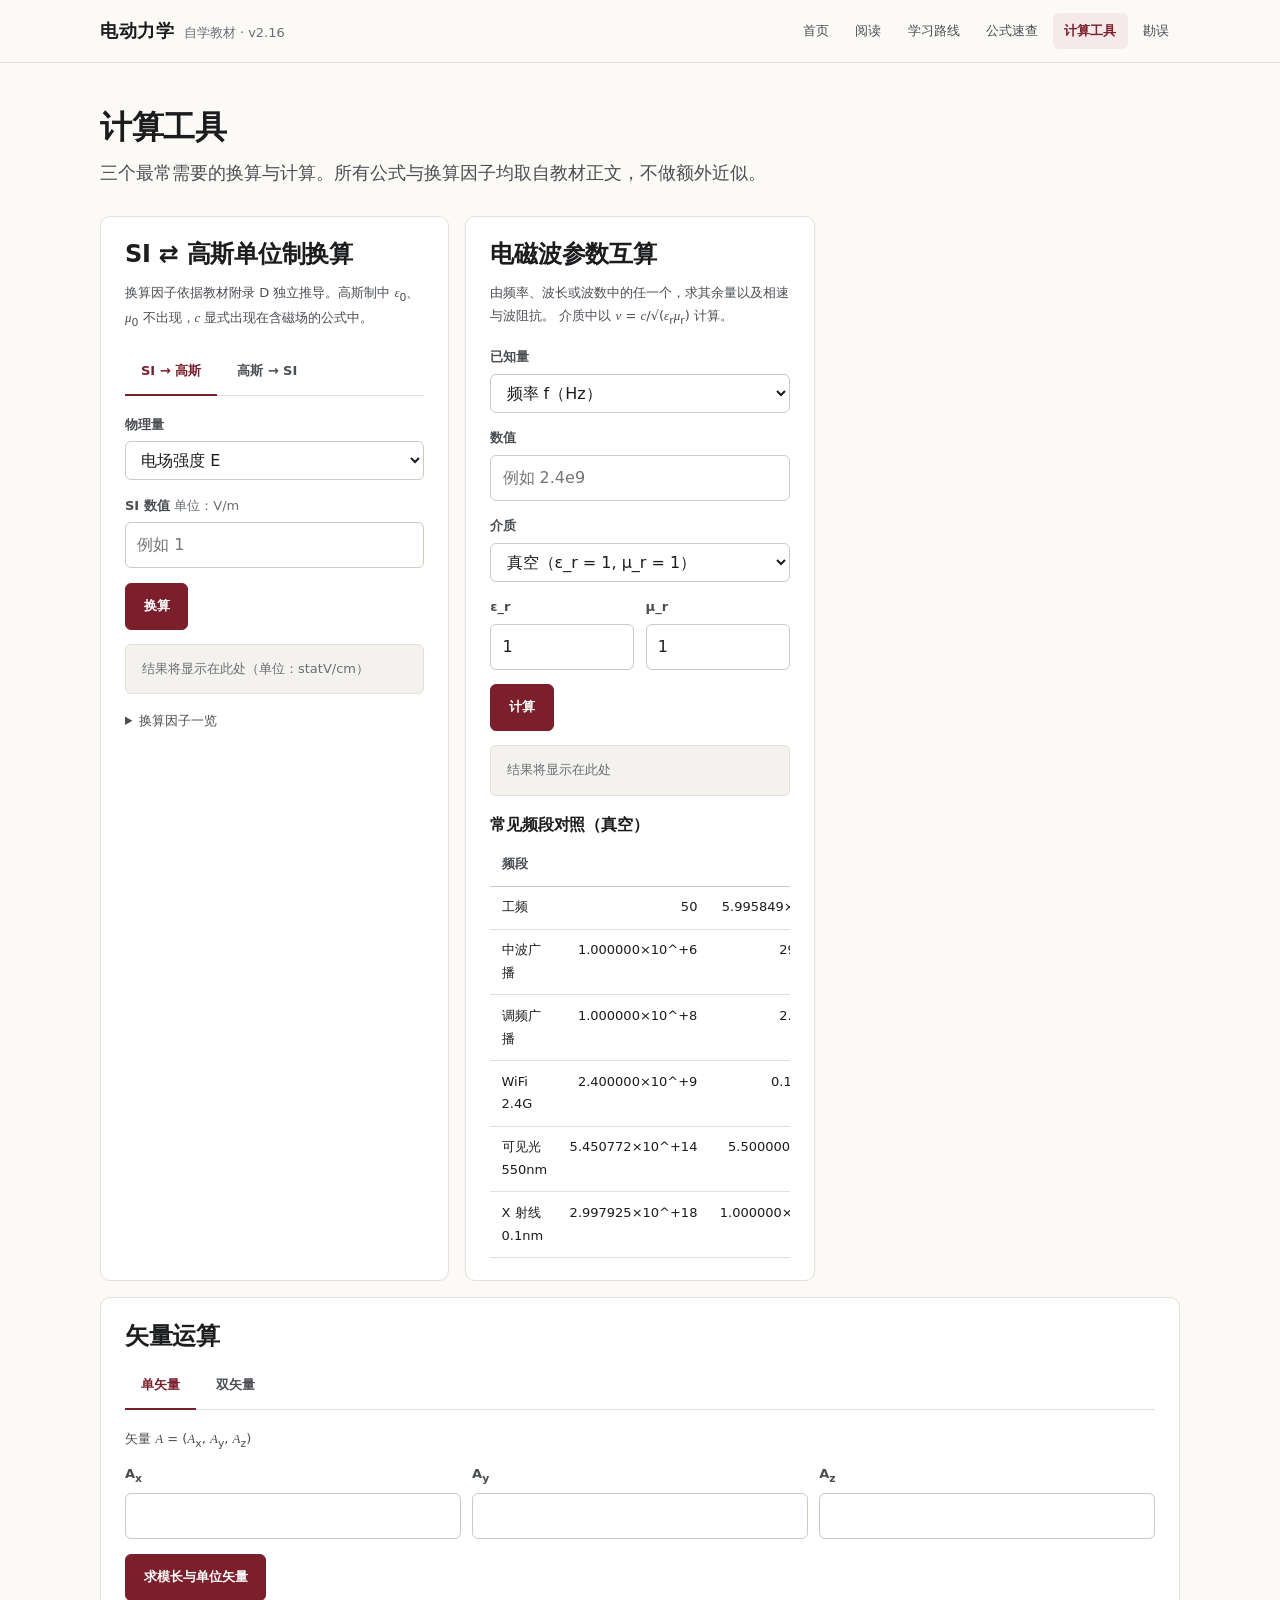
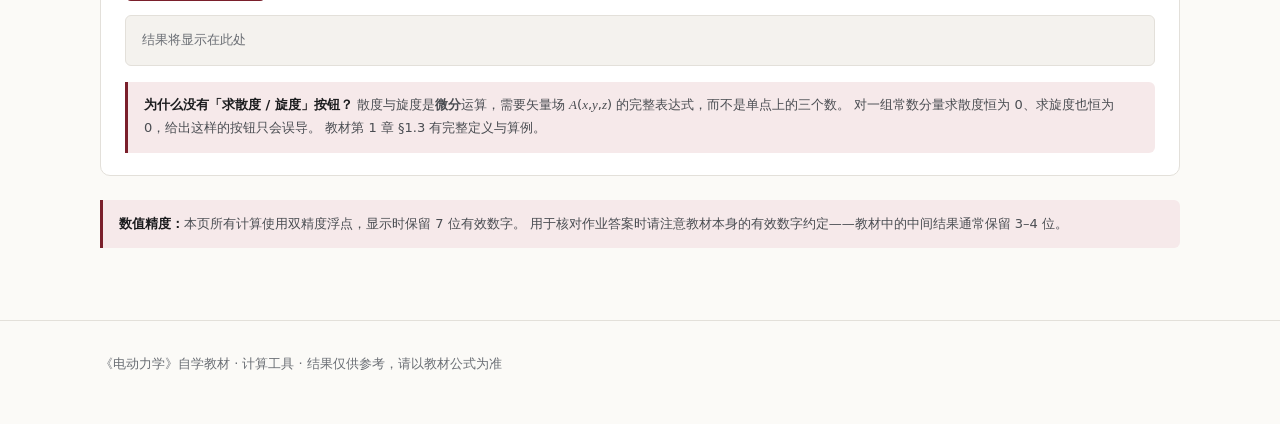
<file: html/tools.html>
<!DOCTYPE html>
<html lang="zh-CN">
<head>
<meta charset="UTF-8">
<meta name="viewport" content="width=device-width, initial-scale=1">
<title>计算工具 — 电动力学 · 自学教材</title>
<meta name="description" content="电动力学计算工具：SI 与高斯单位制换算、电磁波参数互算、矢量点积叉积与夹角。">
<link rel="stylesheet" href="assets/site.css">
</head>
<body>

<a class="skip-link" href="#main">跳转到主内容</a>

<header class="site-header">
  <div class="wrap inner">
    <a class="brand" href="index.html">
      <span class="mark">电动力学</span>
      <span class="sub">自学教材 · v2.16</span>
    </a>
    <nav class="site-nav" aria-label="站点导航">
      <ul>
        <li><a href="index.html">首页</a></li>
        <li><a href="reader.html">阅读</a></li>
        <li><a href="roadmap.html">学习路线</a></li>
        <li><a href="formulas.html">公式速查</a></li>
        <li><a href="tools.html" aria-current="page">计算工具</a></li>
        <li><a href="errata.html">勘误</a></li>
      </ul>
    </nav>
  </div>
</header>

<main id="main">
  <div class="wrap">
    <div class="page-head">
      <h1>计算工具</h1>
      <p class="lede">
        三个最常需要的换算与计算。所有公式与换算因子均取自教材正文，不做额外近似。
      </p>
    </div>

    <div class="grid grid-2">

      <!-- 单位制换算 -->
      <section class="card" id="unitTool">
        <h2>SI ⇄ 高斯单位制换算</h2>
        <p style="color:var(--ink-2);font-size:var(--step--1)">
          换算因子依据教材附录 D 独立推导。高斯制中 <span class="m">ε</span><sub>0</sub>、<span class="m">μ</span><sub>0</sub>
          不出现，<span class="m">c</span> 显式出现在含磁场的公式中。
        </p>

        <div class="tabs" role="tablist" style="margin-top:1rem">
          <button class="tab" role="tab" aria-selected="true" aria-controls="panel-si-gs" id="tab-si-gs">SI → 高斯</button>
          <button class="tab" role="tab" aria-selected="false" aria-controls="panel-gs-si" id="tab-gs-si">高斯 → SI</button>
        </div>

        <div id="panel-si-gs" role="tabpanel" aria-labelledby="tab-si-gs">
          <div class="field">
            <label for="uQtySI">物理量</label>
            <select id="uQtySI"></select>
          </div>
          <div class="field">
            <label for="uValSI">SI 数值 <span class="hint">单位：<span id="uFromSI">—</span></span></label>
            <input type="number" id="uValSI" step="any" placeholder="例如 1">
          </div>
          <button class="btn btn-primary" id="uGoSI" type="button">换算</button>
          <div class="result" id="uOutSI" role="status" aria-live="polite">
            <span style="color:var(--ink-3)">结果将显示在此处（单位：<span id="uToSI">—</span>）</span>
          </div>
        </div>

        <div id="panel-gs-si" role="tabpanel" aria-labelledby="tab-gs-si" hidden>
          <div class="field">
            <label for="uQtyGS">物理量</label>
            <select id="uQtyGS"></select>
          </div>
          <div class="field">
            <label for="uValGS">高斯数值 <span class="hint">单位：<span id="uFromGS">—</span></span></label>
            <input type="number" id="uValGS" step="any" placeholder="例如 1">
          </div>
          <button class="btn btn-primary" id="uGoGS" type="button">换算</button>
          <div class="result" id="uOutGS" role="status" aria-live="polite">
            <span style="color:var(--ink-3)">结果将显示在此处（单位：<span id="uToGS">—</span>）</span>
          </div>
        </div>

        <details style="margin-top:1rem">
          <summary style="cursor:pointer;font-size:var(--step--1);color:var(--ink-2)">换算因子一览</summary>
          <div class="table-scroll" style="margin-top:.6rem">
            <table class="data">
              <thead><tr><th>量</th><th>1 SI = ? 高斯</th><th>依据</th></tr></thead>
              <tbody>
                <tr><td><span class="m">E</span></td><td>1 V/m = 3.3356409×10⁻⁵ statV/cm</td><td>1 statV = 1 erg/statC = 299.792458 V</td></tr>
                <tr><td><span class="m">D</span></td><td>1 C/m² = 3.7673031×10⁶ statC/cm²</td><td>带 4π 因子（高斯制 <span class="m">D</span> = <span class="m">E</span> + 4π<span class="m">P</span>）</td></tr>
                <tr><td><span class="m">P</span></td><td>1 C/m² = 2.9979246×10⁵ statC/cm²</td><td><b>不带</b> 4π（与 D 不同，勿混为一行）</td></tr>
                <tr><td><span class="m">B</span></td><td>1 T = 10⁴ G</td><td>定义</td></tr>
                <tr><td><span class="m">H</span></td><td>1 A/m = 1.2566371×10⁻² Oe</td><td>1 Oe = 79.577472 A/m（由真空中 <span class="m">H</span><sub>Oe</sub> = <span class="m">B</span><sub>G</sub> 定义）</td></tr>
                <tr><td><span class="m">M</span></td><td>1 A/m = 10⁻³ emu/cm³</td><td>磁矩密度：1 A·m² = 10³ emu，1 m³ = 10⁶ cm³</td></tr>
                <tr><td><span class="m">q</span></td><td>1 C = 2.99792458×10⁹ statC</td><td>由「两 1 statC 电荷相距 1 cm 斥力 1 dyn」定出；与 <span class="m">e</span> = 4.803205×10⁻¹⁰ esu 一致</td></tr>
                <tr><td><span class="m">Φ</span></td><td>1 Wb = 10⁸ Mx</td><td>定义</td></tr>
              </tbody>
            </table>
          </div>
        </details>
      </section>

      <!-- 电磁波参数 -->
      <section class="card" id="waveTool">
        <h2>电磁波参数互算</h2>
        <p style="color:var(--ink-2);font-size:var(--step--1)">
          由频率、波长或波数中的任一个，求其余量以及相速与波阻抗。
          介质中以 <span class="m">v</span> = <span class="m">c</span>/√(<span class="m">ε</span><sub>r</sub><span class="m">μ</span><sub>r</sub>) 计算。
        </p>

        <div class="field" style="margin-top:1rem">
          <label for="wKnown">已知量</label>
          <select id="wKnown">
            <option value="f">频率 f（Hz）</option>
            <option value="lambda">波长 λ（m）</option>
            <option value="k">波数 k（rad/m）</option>
          </select>
        </div>
        <div class="field">
          <label for="wVal">数值</label>
          <input type="number" id="wVal" step="any" placeholder="例如 2.4e9">
        </div>
        <div class="field">
          <label for="wMed">介质</label>
          <select id="wMed">
            <option value="vacuum">真空（ε_r = 1, μ_r = 1）</option>
            <option value="air">空气（ε_r ≈ 1.0006）</option>
            <option value="water">水（ε_r ≈ 80）</option>
            <option value="glass">玻璃（ε_r ≈ 4.0）</option>
            <option value="custom">自定义…</option>
          </select>
        </div>
        <div class="field-row" id="wCustom" hidden>
          <div class="field">
            <label for="wEr">ε_r</label>
            <input type="number" id="wEr" value="1" step="0.1" min="0.01">
          </div>
          <div class="field">
            <label for="wUr">μ_r</label>
            <input type="number" id="wUr" value="1" step="0.1" min="0.01">
          </div>
        </div>
        <button class="btn btn-primary" id="wGo" type="button">计算</button>
        <div class="result" id="wOut" role="status" aria-live="polite">
          <span style="color:var(--ink-3)">结果将显示在此处</span>
        </div>

        <h3 style="margin:1.2rem 0 .5rem;font-size:var(--step-0)">常见频段对照（真空）</h3>
        <div class="table-scroll">
          <table class="data">
            <thead><tr><th>频段</th><th class="num">f (Hz)</th><th class="num">λ (m)</th></tr></thead>
            <tbody id="wRef"></tbody>
          </table>
        </div>
      </section>

      <!-- 矢量运算 -->
      <section class="card" id="vectorTool" style="grid-column:1/-1">
        <h2>矢量运算</h2>

        <div class="tabs" role="tablist">
          <button class="tab" role="tab" aria-selected="true" aria-controls="vec-one" id="tab-vec-one">单矢量</button>
          <button class="tab" role="tab" aria-selected="false" aria-controls="vec-two" id="tab-vec-two">双矢量</button>
        </div>

        <div id="vec-one" role="tabpanel" aria-labelledby="tab-vec-one">
          <p style="color:var(--ink-2);font-size:var(--step--1);margin-bottom:.6rem">
            矢量 <span class="m">A</span> = (<span class="m">A</span><sub>x</sub>, <span class="m">A</span><sub>y</sub>, <span class="m">A</span><sub>z</sub>)
          </p>
          <div class="field-row">
            <div class="field"><label for="ax">A<sub>x</sub></label><input type="number" id="ax" step="any"></div>
            <div class="field"><label for="ay">A<sub>y</sub></label><input type="number" id="ay" step="any"></div>
            <div class="field"><label for="az">A<sub>z</sub></label><input type="number" id="az" step="any"></div>
          </div>
          <button class="btn btn-primary" id="vecNorm" type="button">求模长与单位矢量</button>
          <div class="result" id="vecOut1" role="status" aria-live="polite">
            <span style="color:var(--ink-3)">结果将显示在此处</span>
          </div>
          <p class="note" style="margin-top:1rem">
            <strong>为什么没有「求散度 / 旋度」按钮？</strong>
            散度与旋度是<b>微分</b>运算，需要矢量场 <span class="m">A</span>(<span class="m">x</span>,<span class="m">y</span>,<span class="m">z</span>)
            的完整表达式，而不是单点上的三个数。
            对一组常数分量求散度恒为 0、求旋度也恒为 0，给出这样的按钮只会误导。
            教材第 1 章 §1.3 有完整定义与算例。
          </p>
        </div>

        <div id="vec-two" role="tabpanel" aria-labelledby="tab-vec-two" hidden>
          <p style="color:var(--ink-2);font-size:var(--step--1);margin-bottom:.6rem">矢量 <span class="m">A</span></p>
          <div class="field-row">
            <div class="field"><label for="a2x">A<sub>x</sub></label><input type="number" id="a2x" step="any"></div>
            <div class="field"><label for="a2y">A<sub>y</sub></label><input type="number" id="a2y" step="any"></div>
            <div class="field"><label for="a2z">A<sub>z</sub></label><input type="number" id="a2z" step="any"></div>
          </div>
          <p style="color:var(--ink-2);font-size:var(--step--1);margin:.9rem 0 .6rem">矢量 <span class="m">B</span></p>
          <div class="field-row">
            <div class="field"><label for="b2x">B<sub>x</sub></label><input type="number" id="b2x" step="any"></div>
            <div class="field"><label for="b2y">B<sub>y</sub></label><input type="number" id="b2y" step="any"></div>
            <div class="field"><label for="b2z">B<sub>z</sub></label><input type="number" id="b2z" step="any"></div>
          </div>
          <div style="display:flex;gap:.6rem;flex-wrap:wrap;margin-bottom:.3rem">
            <button class="btn btn-primary" id="vecDot" type="button">点积 A·B 与夹角</button>
            <button class="btn btn-primary" id="vecCross" type="button">叉积 A×B</button>
          </div>
          <div class="result" id="vecOut2" role="status" aria-live="polite">
            <span style="color:var(--ink-3)">结果将显示在此处</span>
          </div>
        </div>
      </section>

    </div>

    <p class="note" style="margin-top:1.5rem">
      <strong>数值精度：</strong>本页所有计算使用双精度浮点，显示时保留 7 位有效数字。
      用于核对作业答案时请注意教材本身的有效数字约定——教材中的中间结果通常保留 3–4 位。
    </p>
  </div>
    <noscript>
      <p class="note note-warn">
        本页的换算与计算需要 JavaScript。无脚本时可用教材对应内容手工核对：
        SI ⇄ 高斯单位制的换算因子见<a href="formulas.html">公式速查</a>与教材附录 D（单位制转换手册），
        电磁波与矢量运算的公式见教材第 8 章与第 1 章。
      </p>
    </noscript>

</main>

<footer class="site-footer">
  <div class="wrap">
    <p>《电动力学》自学教材 · 计算工具 · 结果仅供参考，请以教材公式为准</p>
  </div>
</footer>

<script src="book-data.js"></script>
<script src="assets/site.js"></script>
<script>
/* 单位制换算的两个标签页切换（结果内容由 site.js 填充） */
(function () {
  var tabs = [
    { tab: document.getElementById('tab-si-gs'), panel: document.getElementById('panel-si-gs') },
    { tab: document.getElementById('tab-gs-si'), panel: document.getElementById('panel-gs-si') }
  ];
  tabs.forEach(function (t) {
    if (!t.tab) return;
    t.tab.addEventListener('click', function () {
      tabs.forEach(function (o) {
        o.tab.setAttribute('aria-selected', 'false');
        o.panel.hidden = true;
      });
      t.tab.setAttribute('aria-selected', 'true');
      t.panel.hidden = false;
    });
  });
})();
</script>
</body>
</html>
</file>
<file: html/assets/site.css>
/* ==========================================================================
   电动力学 · 自学教材 配套站点  ——  共享设计系统
   单一事实来源：所有页面共用本文件，禁止再写内联样式块。
   ========================================================================== */

/* ---------- 1. 设计令牌 ---------- */
:root {
  /* 物理语义色：与教材 TikZ 配色约定一致（STYLE_GUIDE §2.3） */
  --e-field: #c0392b;   /* 电场 E —— 红 */
  --b-field: #2f4b9b;   /* 磁场 B —— 蓝 */
  --k-vector: #1f7a4d;  /* 波矢 k —— 绿 */
  --energy: #8a5200;    /* 能量 / 电流 —— 橙（明色方案下为达 AA 已下调明度；
                           教材 TikZ 中的作图橙 #E65100 见 STYLE_GUIDE §2.3，
                           仅用于图形填充，不用于文字） */

  /* 中性色阶 */
  --bg: #fbfaf7;
  --surface: #ffffff;
  --surface-2: #f4f2ee;
  --ink: #1b1c1e;
  --ink-2: #4a4d52;
  --ink-3: #6a6e74;
  --rule: #e3e0da;
  --rule-strong: #cdc9c1;

  --accent: #7a1f2b;
  --accent-soft: #f6e9ea;

  /* 分级色（与审查报告分级一致）
     明色方案下均按 WCAG AA 正文要求（≥4.5:1）校核，色值已下调明度；
     用例：badge 背景为该色 15% 叠加于 --bg，故前景色本身需留足余量。 */
  --sev-blocker: #7a1414;
  --sev-high: #8a3d10;
  --sev-medium: #6b5310;
  --sev-low: #4a545e;

  /* 排版 */
  --font-sans: "Inter", "Segoe UI", "PingFang SC", "Hiragino Sans GB",
               "Microsoft YaHei", "Source Han Sans SC", system-ui, sans-serif;
  --font-serif: "Iowan Old Style", "Source Han Serif SC", "Songti SC",
                "SimSun", Georgia, serif;
  --font-mono: "JetBrains Mono", "Cascadia Mono", Consolas,
               "SF Mono", Menlo, monospace;

  --step--1: 0.8125rem;   /* 13.0 px —— 次要信息下限，不再更小 */
  --step-0: 1rem;         /* 16.0 px —— 正文。低于 16px 在移动端会触发缩放、影响可读性 */
  --step-1: 1.125rem;     /* 18.0 px */
  --step-2: 1.5rem;       /* 24.0 px */
  --step-3: 2rem;         /* 32.0 px */
  --step-4: 2.75rem;      /* 44.0 px */

  --measure: 68ch;
  --radius: 10px;
  --radius-sm: 6px;
  --shadow: 0 1px 2px rgba(20, 20, 24, .05), 0 8px 24px -12px rgba(20, 20, 24, .16);
  --shadow-lg: 0 2px 4px rgba(20, 20, 24, .06), 0 18px 44px -18px rgba(20, 20, 24, .26);
}

/* 暗色：仅覆写令牌，不改结构 */
@media (prefers-color-scheme: dark) {
  :root {
    --bg: #14151a;
    --surface: #1c1e24;
    --surface-2: #23262d;
    --ink: #ecebe8;
    --ink-2: #b9bcc2;
    --ink-3: #8b8f96;
    --rule: #2c2f37;
    --rule-strong: #3b3f48;
    --accent: #e79aa4;
    --accent-soft: #2a1d20;
    --e-field: #e8705f;
    --b-field: #7f9ce8;
    --k-vector: #5cbe8a;
    --energy: #dda43f;
    --sev-blocker: #e07a7a;
    --sev-high: #e09a5e;
    --sev-medium: #cbb35f;
    --sev-low: #9aa3ad;
    --shadow: 0 1px 2px rgba(0, 0, 0, .4), 0 8px 24px -12px rgba(0, 0, 0, .6);
    --shadow-lg: 0 2px 4px rgba(0, 0, 0, .4), 0 18px 44px -18px rgba(0, 0, 0, .7);
  }
}

/* ---------- 2. 基础 ---------- */
*, *::before, *::after { box-sizing: border-box; }
* { margin: 0; }

html { -webkit-text-size-adjust: 100%; scroll-behavior: smooth; }
@media (prefers-reduced-motion: reduce) {
  html { scroll-behavior: auto; }
  * { animation-duration: .01ms !important; transition-duration: .01ms !important; }
}

body {
  font-family: var(--font-sans);
  font-size: var(--step-0);
  line-height: 1.75;
  color: var(--ink);
  background: var(--bg);
  -webkit-font-smoothing: antialiased;
  text-rendering: optimizeLegibility;
}

h1, h2, h3, h4 { line-height: 1.3; font-weight: 650; letter-spacing: -.011em; }
h1 { font-size: var(--step-3); }
h2 { font-size: var(--step-2); }
h3 { font-size: var(--step-1); }
h4 { font-size: var(--step-0); }

a { color: var(--accent); text-underline-offset: .18em; }
a:hover { text-decoration-thickness: 2px; }

/* 可见焦点 —— 键盘可用性硬要求 */
:focus-visible {
  outline: 2px solid var(--accent);
  outline-offset: 2px;
  border-radius: 3px;
}

img, svg { max-width: 100%; height: auto; display: block; }
button, input, select, textarea { font: inherit; color: inherit; }

code, kbd, samp { font-family: var(--font-mono); font-size: .9em; }
code {
  background: var(--surface-2);
  padding: .12em .38em;
  border-radius: var(--radius-sm);
  border: 1px solid var(--rule);
}

/* 数学记号：正文里出现的公式统一走这个类，避免与中文行高打架 */
.m { font-family: var(--font-serif); font-style: italic; white-space: nowrap; }
.m-up { font-family: var(--font-serif); font-style: normal; white-space: nowrap; }

/* 跳转到主内容（无障碍） */
.skip-link {
  position: absolute; left: -9999px; top: 0; z-index: 100;
  background: var(--accent); color: #fff; padding: .6rem 1rem;
  border-radius: 0 0 var(--radius-sm) 0; text-decoration: none;
}
.skip-link:focus { left: 0; }

/* ---------- 3. 布局 ---------- */
.wrap { max-width: 1120px; margin: 0 auto; padding: 0 1.25rem; }
.wrap-narrow { max-width: 820px; margin: 0 auto; padding: 0 1.25rem; }

.site-header {
  border-bottom: 1px solid var(--rule);
  background: color-mix(in srgb, var(--bg) 88%, transparent);
  backdrop-filter: saturate(1.6) blur(10px);
  position: sticky; top: 0; z-index: 40;
}
.site-header .inner {
  display: flex; align-items: center; gap: 1.5rem;
  justify-content: space-between; min-height: 62px; flex-wrap: wrap;
}
.brand { display: flex; align-items: baseline; gap: .55rem; text-decoration: none; color: var(--ink); }
.brand .mark {
  font-family: var(--font-serif); font-size: 1.15rem; font-weight: 700;
  letter-spacing: .04em;
}
.brand .sub { font-size: var(--step--1); color: var(--ink-3); }

.site-nav ul { display: flex; gap: .25rem; list-style: none; padding: 0; flex-wrap: wrap; }
.site-nav a {
  display: block; padding: .4rem .7rem; border-radius: var(--radius-sm);
  color: var(--ink-2); text-decoration: none; font-size: var(--step--1);
  transition: background .15s, color .15s;
}
.site-nav a:hover { background: var(--surface-2); color: var(--ink); }
.site-nav a[aria-current="page"] { color: var(--accent); font-weight: 620; background: var(--accent-soft); }

.site-footer {
  margin-top: 4.5rem; padding: 2rem 0 3rem;
  border-top: 1px solid var(--rule);
  color: var(--ink-3); font-size: var(--step--1);
}
.site-footer p + p { margin-top: .4rem; }

/* ---------- 4. 通用组件 ---------- */
.page-head { padding: 2.75rem 0 1.75rem; }
.page-head h1 { margin-bottom: .5rem; }
.page-head .lede { color: var(--ink-2); max-width: var(--measure); font-size: var(--step-1); }

.eyebrow {
  font-size: var(--step--1); letter-spacing: .12em; text-transform: uppercase;
  color: var(--ink-3); font-weight: 600; margin-bottom: .6rem;
}

.card {
  background: var(--surface); border: 1px solid var(--rule);
  border-radius: var(--radius); padding: 1.4rem 1.5rem;
}
.card > h2, .card > h3 { margin-bottom: .7rem; }

.grid { display: grid; gap: 1rem; }
.grid-2 { grid-template-columns: repeat(auto-fit, minmax(290px, 1fr)); }
.grid-3 { grid-template-columns: repeat(auto-fit, minmax(230px, 1fr)); }
.grid-4 { grid-template-columns: repeat(auto-fit, minmax(180px, 1fr)); }

/* 链接卡片 */
.tile {
  display: block; text-decoration: none; color: inherit;
  background: var(--surface); border: 1px solid var(--rule);
  border-radius: var(--radius); padding: 1.25rem 1.35rem;
  transition: border-color .18s, box-shadow .18s, transform .18s;
}
.tile:hover { border-color: var(--rule-strong); box-shadow: var(--shadow); transform: translateY(-2px); }
.tile .t-title { font-weight: 640; font-size: var(--step-1); margin-bottom: .3rem; }
.tile .t-desc { color: var(--ink-2); font-size: var(--step--1); line-height: 1.65; }
.tile .t-meta { margin-top: .7rem; color: var(--ink-3); font-size: var(--step--1); font-variant-numeric: tabular-nums; }

/* 统计数字 */
.stat { text-align: center; padding: 1rem .5rem; }
.stat .n {
  font-size: var(--step-3); font-weight: 700; font-variant-numeric: tabular-nums;
  line-height: 1.1; letter-spacing: -.02em;
}
.stat .l { color: var(--ink-3); font-size: var(--step--1); margin-top: .3rem; }

/* 徽标 */
.badge {
  display: inline-block; padding: .12rem .5rem; border-radius: 100px;
  font-size: .75rem; font-weight: 620; line-height: 1.6;
  border: 1px solid transparent; white-space: nowrap;
}
.badge-basic   { background: color-mix(in srgb, var(--k-vector) 14%, transparent); color: var(--k-vector); border-color: color-mix(in srgb, var(--k-vector) 30%, transparent); }
.badge-mid     { background: color-mix(in srgb, var(--energy) 15%, transparent);   color: var(--energy);   border-color: color-mix(in srgb, var(--energy) 32%, transparent); }
.badge-hard    { background: color-mix(in srgb, var(--e-field) 14%, transparent);  color: var(--e-field);  border-color: color-mix(in srgb, var(--e-field) 30%, transparent); }
.badge-neutral { background: var(--surface-2); color: var(--ink-2); border-color: var(--rule); }

.badge-blocker { background: color-mix(in srgb, var(--sev-blocker) 15%, transparent); color: var(--sev-blocker); }
.badge-high    { background: color-mix(in srgb, var(--sev-high) 15%, transparent);    color: var(--sev-high); }
.badge-medium  { background: color-mix(in srgb, var(--sev-medium) 16%, transparent);  color: var(--sev-medium); }
.badge-low     { background: color-mix(in srgb, var(--sev-low) 14%, transparent);     color: var(--sev-low); }

/* 表格 */
.table-scroll { overflow-x: auto; -webkit-overflow-scrolling: touch; }
table.data {
  width: 100%; border-collapse: collapse; font-size: var(--step--1);
  font-variant-numeric: tabular-nums;
}
table.data caption {
  text-align: left; color: var(--ink-3); font-size: var(--step--1);
  padding-bottom: .6rem;
}
table.data th, table.data td {
  text-align: left; padding: .6rem .7rem; border-bottom: 1px solid var(--rule);
  vertical-align: top;
}
table.data thead th {
  border-bottom: 1px solid var(--rule-strong); color: var(--ink-2);
  font-weight: 620; white-space: nowrap;
}
table.data tbody tr:hover { background: var(--surface-2); }
table.data td.num, table.data th.num { text-align: right; }

/* 提示块 */
.note {
  border-left: 3px solid var(--accent); background: var(--accent-soft);
  padding: .8rem 1rem; border-radius: 0 var(--radius-sm) var(--radius-sm) 0;
  font-size: var(--step--1); color: var(--ink-2);
}
.note-warn { border-left-color: var(--sev-high); background: color-mix(in srgb, var(--sev-high) 10%, transparent); }
.note strong { color: var(--ink); }

/* 列表 */
.plain { list-style: none; padding: 0; }
.plain li { padding: .45rem 0; border-bottom: 1px solid var(--rule); }
.plain li:last-child { border-bottom: 0; }

.ticked { list-style: none; padding: 0; }
.ticked li { position: relative; padding: .35rem 0 .35rem 1.5rem; }
.ticked li::before {
  content: ""; position: absolute; left: .25rem; top: .95em;
  width: .4rem; height: .4rem; border-radius: 50%; background: var(--rule-strong);
}

/* 按钮
   触控目标：垂直内边距按最小 44×44 CSS px 的通行无障碍建议设计
   （正文 16px × 行高 1.4 ≈ 22px，故 11px×2 + 22 = 44px）。 */
.btn {
  display: inline-block; padding: .7rem 1.1rem; border-radius: var(--radius-sm);
  border: 1px solid var(--rule-strong); background: var(--surface);
  color: var(--ink); text-decoration: none; cursor: pointer;
  font-size: var(--step--1); font-weight: 600;
  transition: background .15s, border-color .15s;
}
.btn:hover { background: var(--surface-2); border-color: var(--ink-3); }
.btn-primary { background: var(--accent); border-color: var(--accent); color: #fff; }
.btn-primary:hover { background: color-mix(in srgb, var(--accent) 85%, #000); border-color: transparent; }
.btn[disabled], .btn[aria-disabled="true"] { opacity: .45; cursor: not-allowed; }

/* ---------- 5. 工具控件 ---------- */
.field { margin-bottom: .9rem; }
.field label { display: block; font-size: var(--step--1); font-weight: 600; color: var(--ink-2); margin-bottom: .3rem; }
.field .hint { font-weight: 400; color: var(--ink-3); }
.field input, .field select, .field textarea {
  width: 100%; padding: .5rem .7rem; border-radius: var(--radius-sm);
  border: 1px solid var(--rule-strong); background: var(--surface);
}
.field input:focus, .field select:focus, .field textarea:focus {
  outline: 2px solid var(--accent); outline-offset: 1px; border-color: transparent;
}
.field-row { display: grid; gap: .7rem; grid-template-columns: repeat(auto-fit, minmax(130px, 1fr)); }

.result {
  margin-top: .9rem; padding: .8rem 1rem; border-radius: var(--radius-sm);
  background: var(--surface-2); border: 1px solid var(--rule);
  font-size: var(--step--1); min-height: 2.6rem;
}
.result .val { font-family: var(--font-mono); font-weight: 600; color: var(--ink); }
.result .err { color: var(--sev-high); }

/* 标签页（同样按 44px 触控目标设计） */
.tabs { display: flex; gap: .25rem; border-bottom: 1px solid var(--rule); margin-bottom: 1.1rem; flex-wrap: wrap; }
.tab {
  padding: .7rem 1rem; border: 0; background: transparent; cursor: pointer;
  color: var(--ink-2); font-size: var(--step--1); font-weight: 600;
  border-bottom: 2px solid transparent; margin-bottom: -1px;
}
.tab:hover { color: var(--ink); }
.tab[aria-selected="true"] { color: var(--accent); border-bottom-color: var(--accent); }
[role="tabpanel"][hidden] { display: none; }

/* ---------- 6. 阅读器 ---------- */
.reader-shell { display: grid; grid-template-columns: 288px 1fr; gap: 1.5rem; align-items: start; }
.toc-pane { position: sticky; top: 78px; max-height: calc(100vh - 100px); overflow-y: auto; }
.toc-group + .toc-group { margin-top: 1.25rem; }
.toc-group > h3 {
  font-size: var(--step--1); text-transform: uppercase; letter-spacing: .1em;
  color: var(--ink-3); margin-bottom: .4rem;
}
.toc-list { list-style: none; padding: 0; }
.toc-list a {
  display: flex; gap: .6rem; justify-content: space-between; align-items: baseline;
  padding: .3rem .5rem; border-radius: var(--radius-sm);
  color: var(--ink-2); text-decoration: none; font-size: var(--step--1);
}
.toc-list a:hover { background: var(--surface-2); color: var(--ink); }
.toc-list a[aria-current="true"] { background: var(--accent-soft); color: var(--accent); font-weight: 620; }
.toc-list .pg { color: var(--ink-3); font-variant-numeric: tabular-nums; font-size: .8rem; flex: none; }

.pdf-frame {
  width: 100%; height: min(82vh, 900px); border: 1px solid var(--rule);
  border-radius: var(--radius); background: var(--surface-2);
}

@media (max-width: 900px) {
  .reader-shell { grid-template-columns: 1fr; }
  .toc-pane { position: static; max-height: none; }
}

/* ---------- 7. 路线图 ---------- */
.roadmap { list-style: none; padding: 0; position: relative; }
.roadmap > li { position: relative; padding-left: 3.1rem; padding-bottom: 1.1rem; }
.roadmap > li::before {
  content: attr(data-step);
  position: absolute; left: 0; top: .1rem;
  width: 2rem; height: 2rem; border-radius: 50%;
  display: grid; place-items: center;
  background: var(--surface); border: 1px solid var(--rule-strong);
  font-size: var(--step--1); font-weight: 700; color: var(--ink-2);
  font-variant-numeric: tabular-nums;
}
.roadmap > li::after {
  content: ""; position: absolute; left: 1rem; top: 2.3rem; bottom: -.1rem;
  width: 1px; background: var(--rule);
}
.roadmap > li:last-child::after { display: none; }
.roadmap .r-head { display: flex; align-items: baseline; gap: .6rem; flex-wrap: wrap; }
.roadmap .r-title { font-weight: 640; font-size: var(--step-1); }
.roadmap .r-desc { color: var(--ink-2); font-size: var(--step--1); margin-top: .25rem; }
.roadmap .r-deps { color: var(--ink-3); font-size: var(--step--1); margin-top: .35rem; }

/* 进度勾选 */
.progress-list { list-style: none; padding: 0; }
.progress-list li { display: flex; gap: .6rem; align-items: center; padding: .3rem 0; font-size: var(--step--1); }
.progress-list input { width: 1.05rem; height: 1.05rem; accent-color: var(--accent); flex: none; }
.progress-bar { height: 6px; background: var(--surface-2); border-radius: 100px; overflow: hidden; margin-top: .7rem; }
.progress-bar > span { display: block; height: 100%; width: 0; background: var(--accent); transition: width .25s; }

/* ---------- 8. 公式速查 ---------- */
.formula {
  display: grid; grid-template-columns: 1fr auto; gap: .4rem 1rem;
  align-items: baseline; padding: .65rem .8rem;
  border-bottom: 1px solid var(--rule);
}
.formula:last-child { border-bottom: 0; }
.formula .fx { font-family: var(--font-serif); font-size: var(--step-1); }
.formula .fn { grid-column: 1 / -1; color: var(--ink-3); font-size: var(--step--1); }

/* ---------- 9. 打印 ---------- */
@media print {
  .site-header, .site-footer, .site-nav, .btn, .tabs { display: none; }
  body { background: #fff; color: #000; font-size: 10.5pt; }
  .card, .tile { border: 1px solid #bbb; box-shadow: none; break-inside: avoid; }
  a { color: #000; text-decoration: none; }
  .reader-shell { grid-template-columns: 1fr; }
  .pdf-frame { display: none; }
}
</file>
